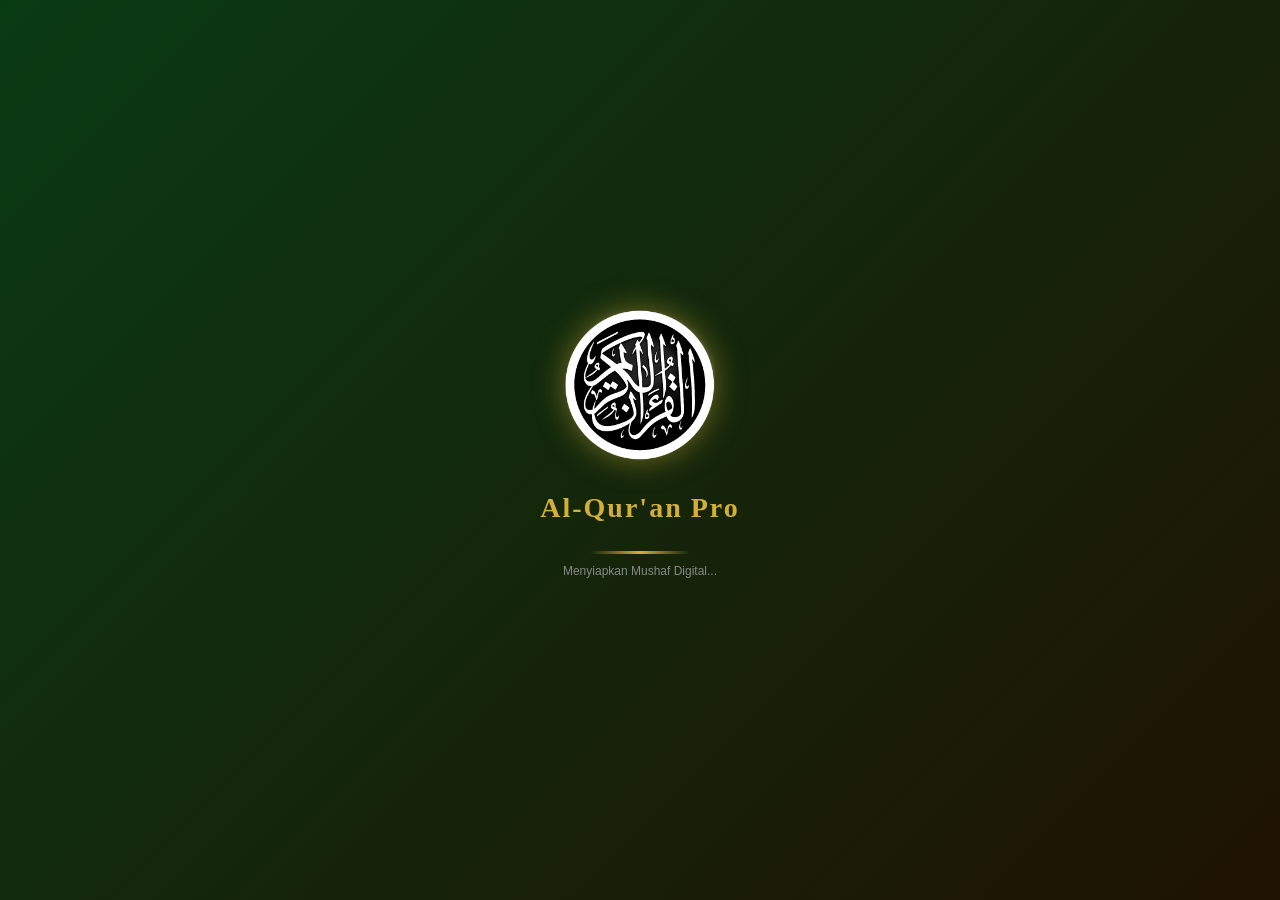
<file: index.html>
<!DOCTYPE html>
<html lang="id">
<head>
    <meta charset="UTF-8">
    <meta name="viewport" content="width=device-width, initial-scale=1.0">
    <title>Al-Qur'an Pro - Home</title>
     <script>
    // SCRIPT ANTI-KEDIP (Mata Genit)
    (function() {
        const isDark = localStorage.getItem('userDark') === 'true';
        const tipe = localStorage.getItem('tipeMushaf') || 'mushaf-1';
        
        // Cek batasan Mushaf 2 & 3 (gak boleh dark mode)
        const bolehDark = isDark && tipe !== 'mushaf-2' && tipe !== 'mushaf-3';

        if (bolehDark) {
            document.documentElement.setAttribute('data-theme', 'dark');
            // 'color-scheme' ini sakti, bikin scrollbar & background bawaan lgsg item
            document.documentElement.style.colorScheme = 'dark';
            document.documentElement.style.backgroundColor = '#121212';
        } else {
            document.documentElement.setAttribute('data-theme', 'light');
            document.documentElement.style.colorScheme = 'light';
            document.documentElement.style.backgroundColor = '#ffffff';
        }
    })();
</script>
    <link rel="stylesheet" href="css/style.css"> 
<style>
    @keyframes pulse {
        0% { transform: scale(1); opacity: 0.8; }
        50% { transform: scale(1.05); opacity: 1; }
        100% { transform: scale(1); opacity: 0.8; }
    }
    /* Sembunyikan scrollbar saat splash muncul */
    body.loading { overflow: hidden; }
</style>
  </head>
   <body class="mushaf-1">
<div id="splash-screen" style="position: fixed; top: 0; left: 0; width: 100%; height: 100vh; background: linear-gradient(135deg, var(--primary), var(--primary-dark));   display: flex; flex-direction: column; align-items: center; justify-content: center; z-index: 10000; transition: opacity 0.8s ease, visibility 0.8s;">
    <div class="logo-container" style="text-align: center;">
        <img src="img/icon-quran.png" alt="Logo" style="width: 150px; height: 150px; filter: drop-shadow(0 0 15px rgba(212, 175, 55, 0.5)); animation: pulse 2s infinite ease-in-out;">
        <h1 style="color: #d4af37; font-family: 'Amiri', serif; margin-top: 20px; font-size: 28px; letter-spacing: 2px;">Al-Qur'an Pro</h1>
        <div style="width: 100px; height: 3px; background: linear-gradient(90deg, transparent, #d4af37, transparent); margin: 10px auto;"></div>
        <p style="color: #888; font-size: 12px; margin-top: 10px;">Menyiapkan Mushaf Digital...</p>
    </div>
</div>

<script>
    // Jalankan saat semua elemen selesai dimuat
    window.addEventListener('load', function() {
        const splash = document.getElementById('splash-screen');
        
        // Kasih jeda dikit biar user sempat lihat logo kerennya (misal 2 detik)
        setTimeout(() => {
            splash.style.opacity = '0';
            splash.style.visibility = 'hidden';
            document.body.classList.remove('loading');
            
            // Trigger animasi geser app-container yang sudah ada
            const app = document.getElementById('app-container');
            if(app) {
                app.style.transform = "translateX(0)";
            }
        }, 3500); 
    });
</script>
<script type="text/javascript">
// Redirect to a new page after 3 seconds (3000 milliseconds)
setTimeout(function() {
    location.replace("home.html");
}, 3500);
</script></body>

</body>
</html>
</file>
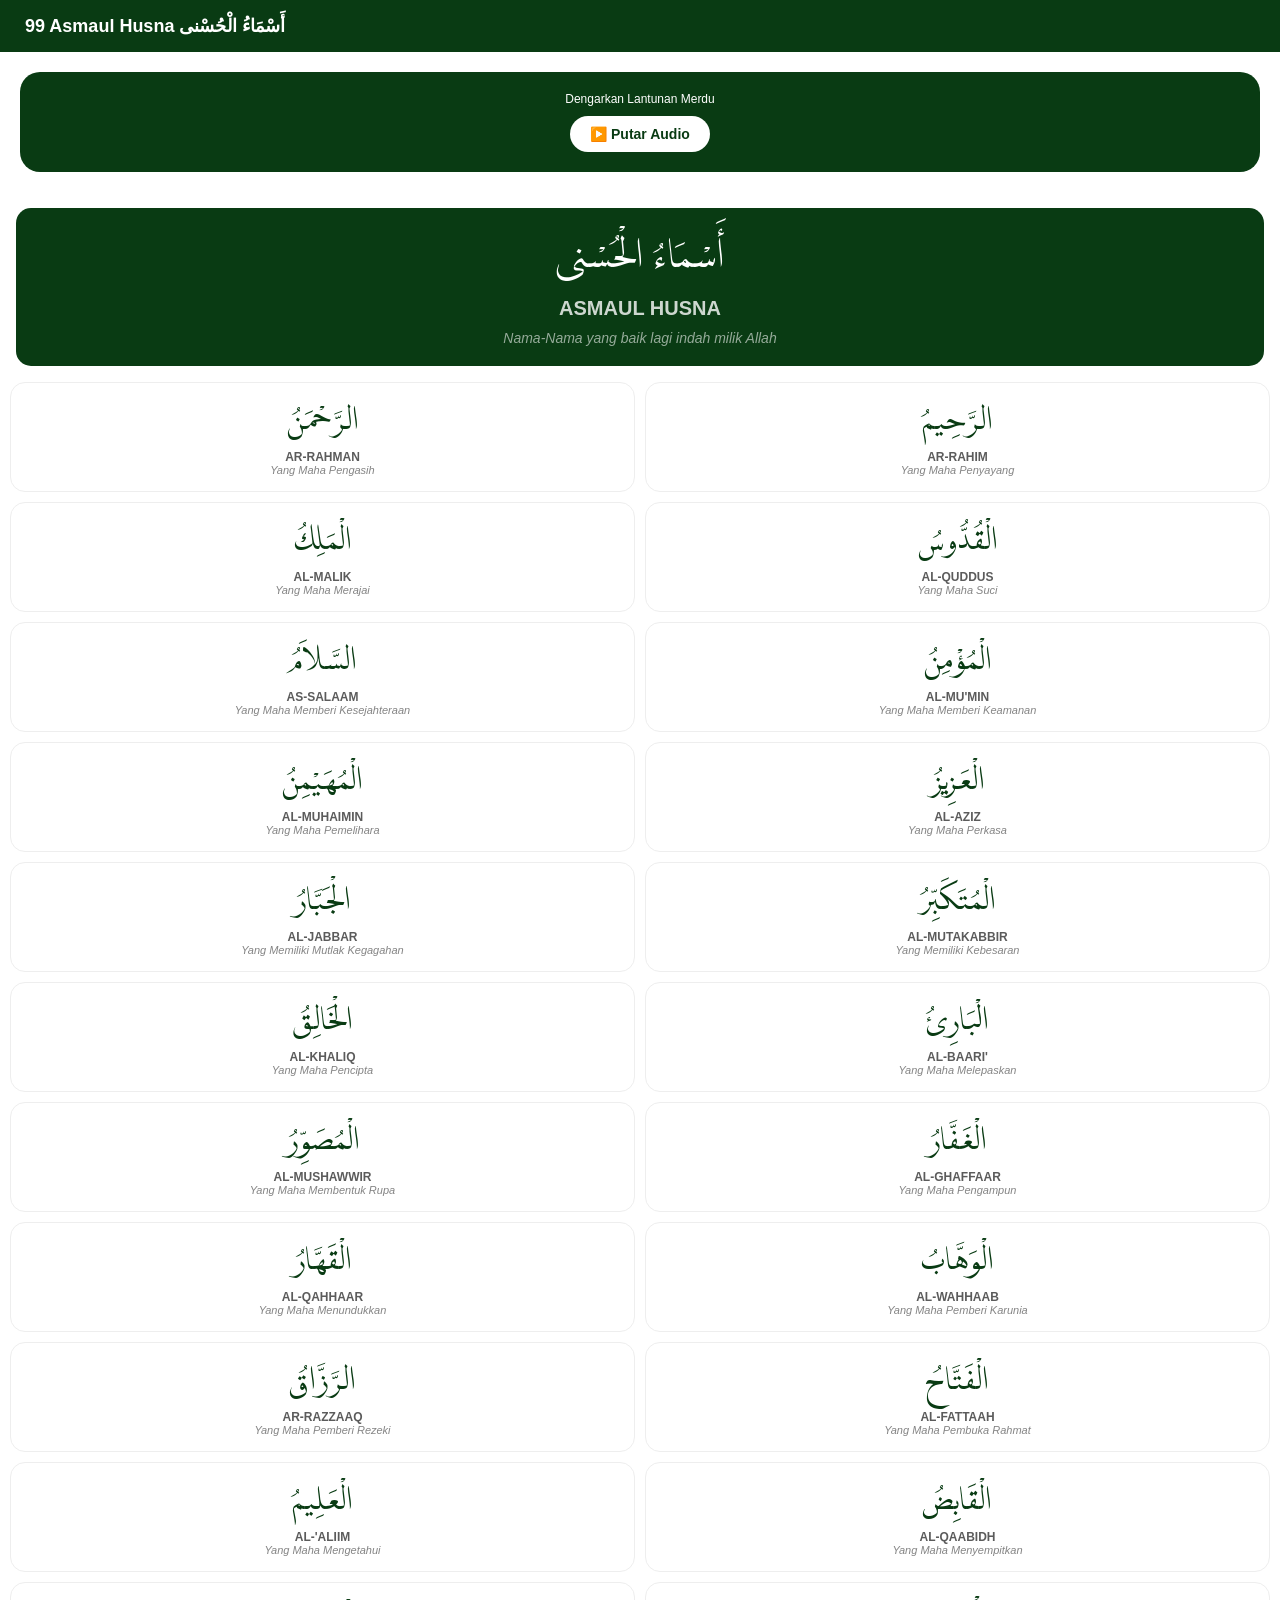
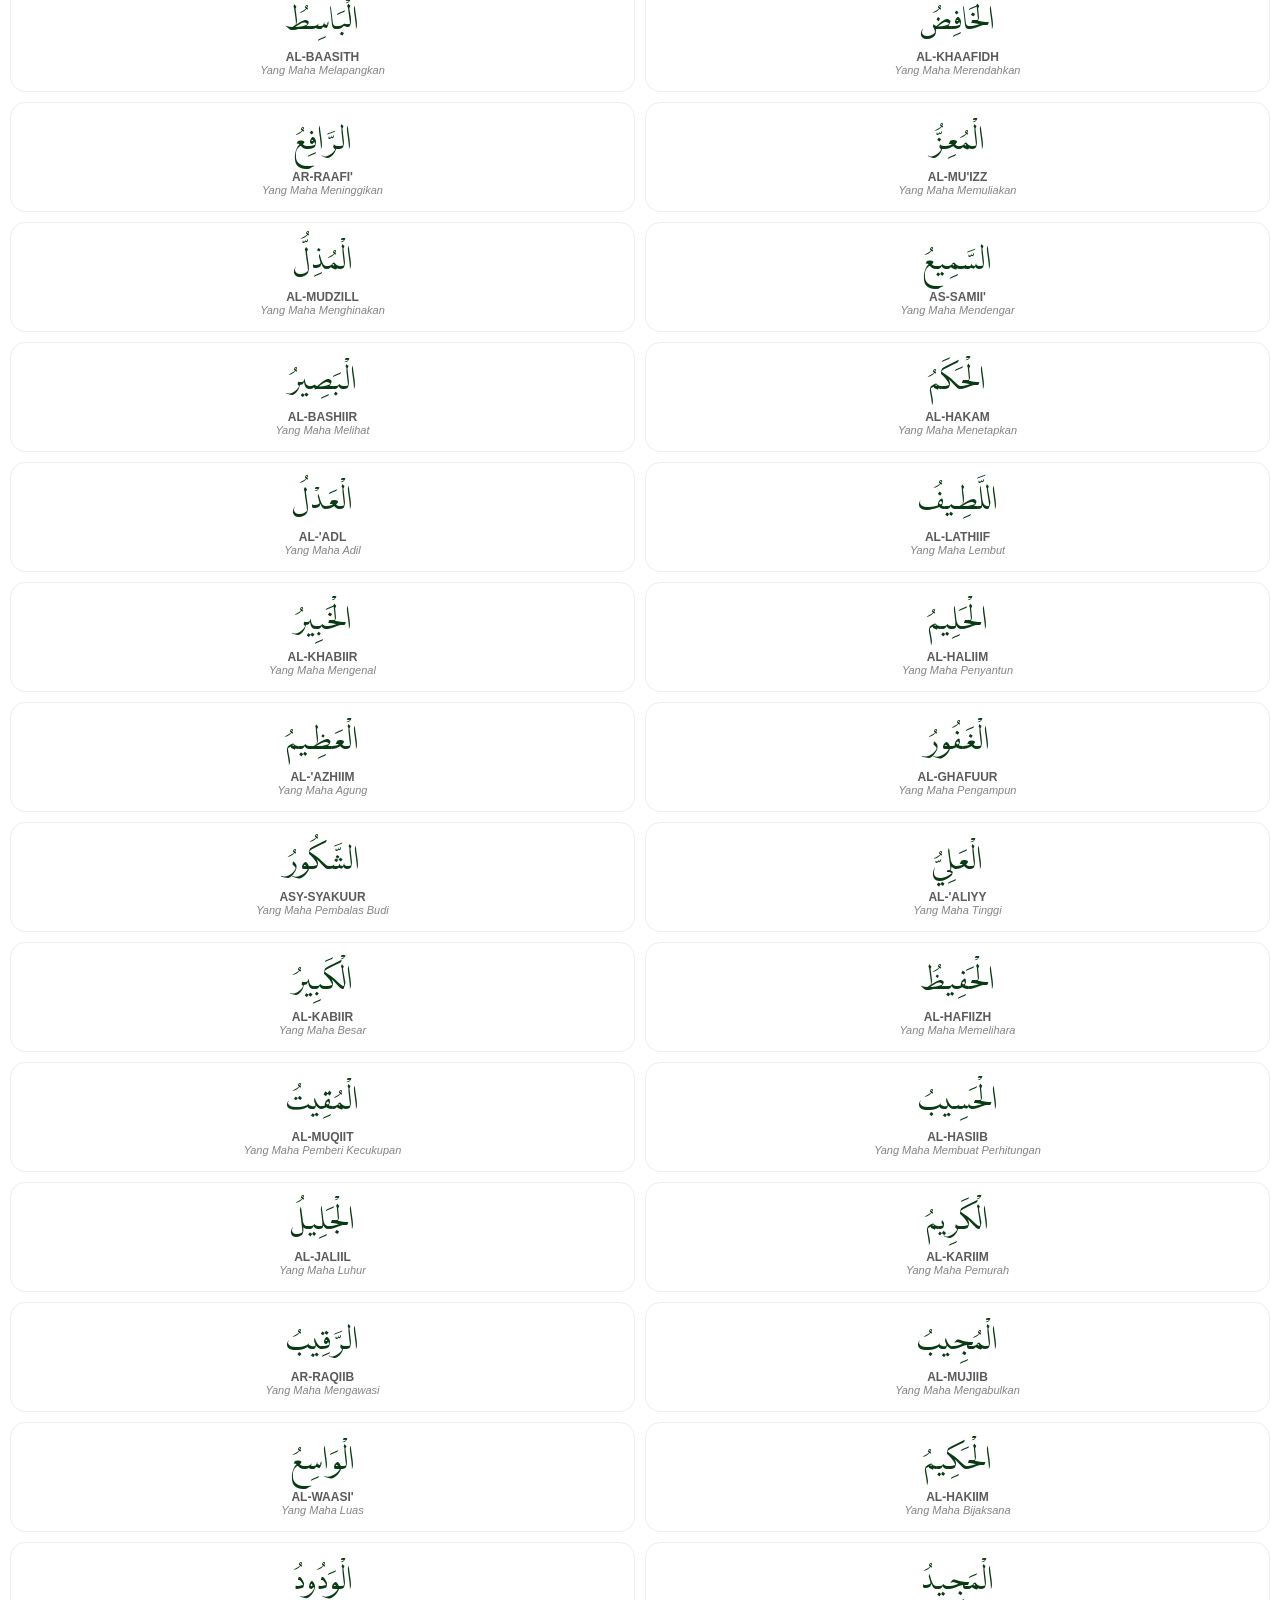
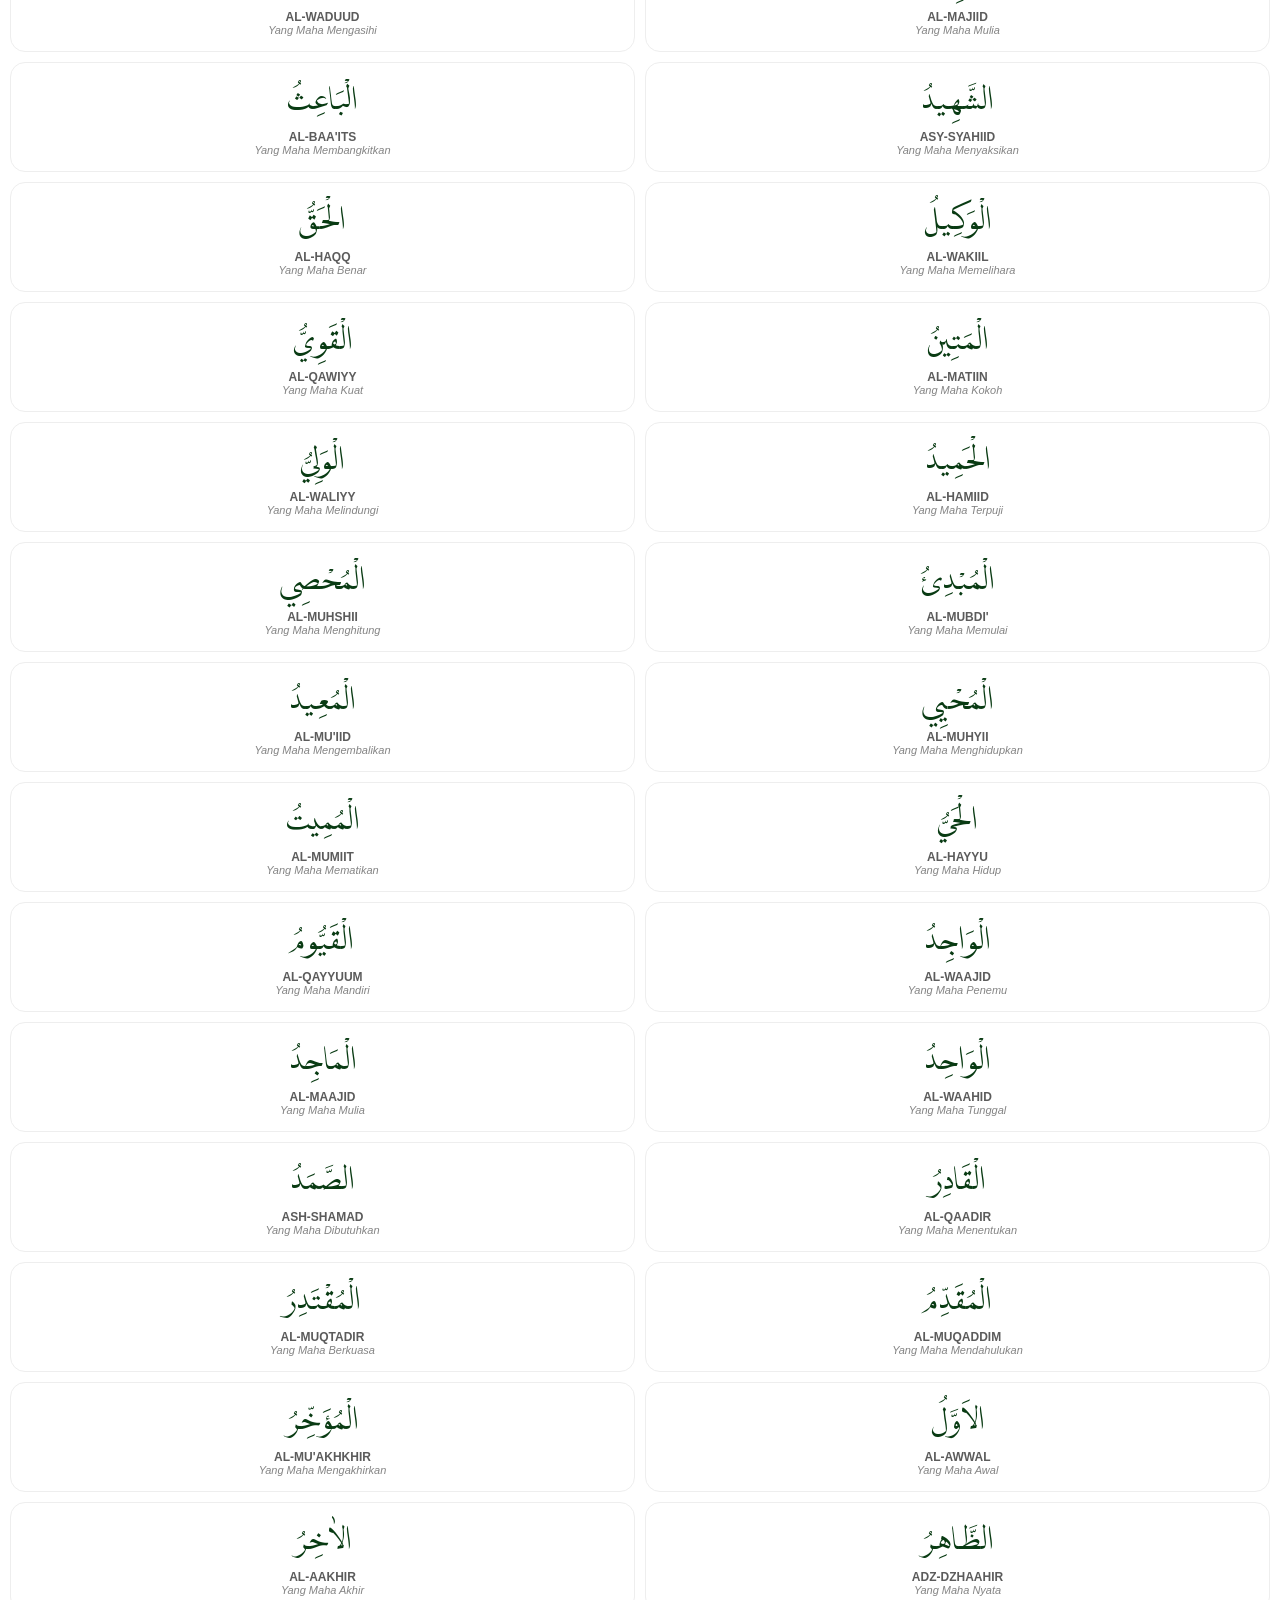
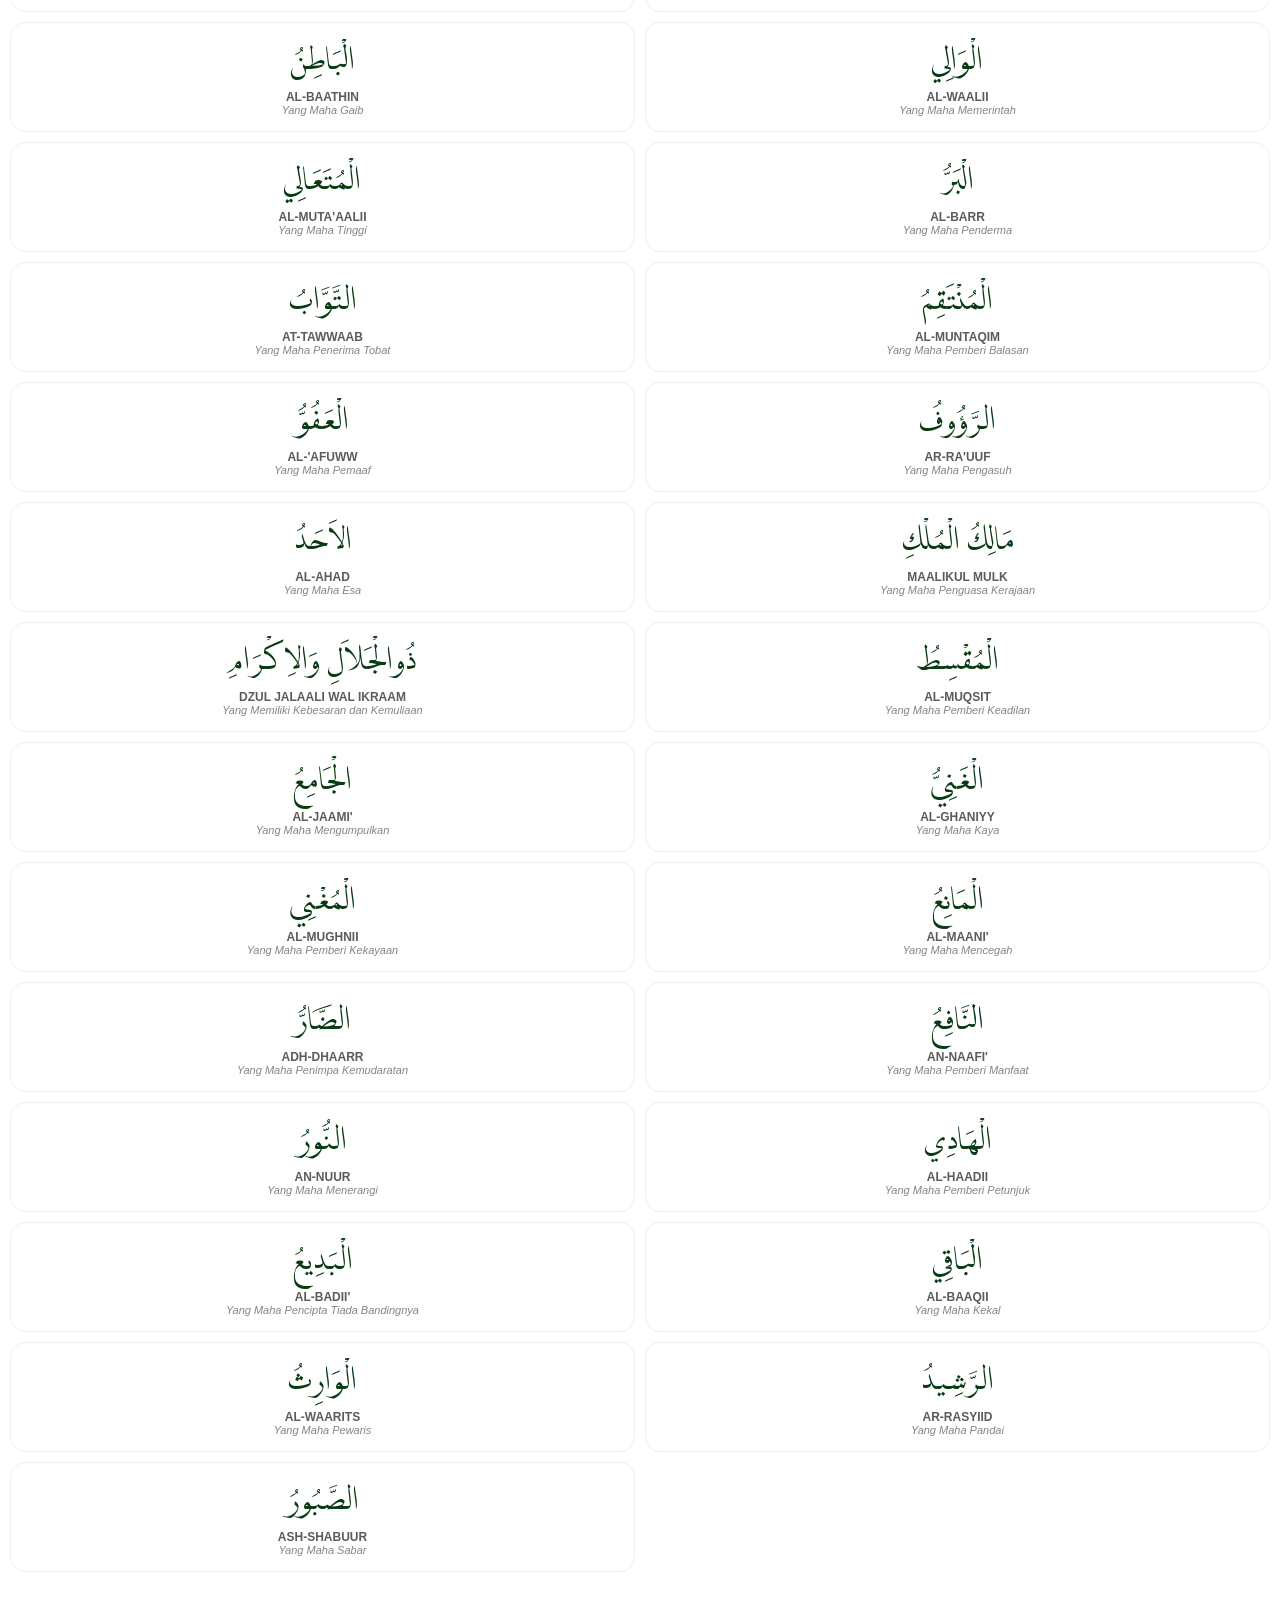
<file: asmaul-husna.html>
<!DOCTYPE html>
<html lang="id">
<head>
    <meta charset="UTF-8">
    <meta name="viewport" content="width=device-width, initial-scale=1.0">
    <title>Asmaul Husna - Al-Qur'an Pro</title>
    <script>
    // SCRIPT ANTI-KEDIP (Mata Genit)
    (function() {
        const isDark = localStorage.getItem('userDark') === 'true';
        const tipe = localStorage.getItem('tipeMushaf') || 'mushaf-1';
        
        // Cek batasan Mushaf 2 & 3 (gak boleh dark mode)
        const bolehDark = isDark && tipe !== 'mushaf-2' && tipe !== 'mushaf-3';

        if (bolehDark) {
            document.documentElement.setAttribute('data-theme', 'dark');
            // 'color-scheme' ini sakti, bikin scrollbar & background bawaan lgsg item
            document.documentElement.style.colorScheme = 'dark';
            document.documentElement.style.backgroundColor = '#121212';
        } else {
            document.documentElement.setAttribute('data-theme', 'light');
            document.documentElement.style.colorScheme = 'light';
            document.documentElement.style.backgroundColor = '#ffffff';
        }
    })();
</script>
    <link rel="stylesheet" href="css/style.css">
    <style>
    body {
    animation: fadeIn 1s ease-out;
}

@keyframes fadeIn {
    from { opacity: 0; transform: translateY(5px); }
    to { opacity: 1; transform: translateY(0); }
}
        .audio-player {
            background: var(--primary); color: white;
            padding: 20px; border-radius: 20px; text-align: center;
            margin: 20px; position: sticky; top: 70px; z-index: 10; font-size:12px;
        }
        .list-asma { padding: 10px; display: grid; grid-template-columns: 1fr 1fr; gap: 10px; }
        .asma-card {
            background: var(--card-bg); border: 1px solid var(--border);
            padding: 15px; border-radius: 15px; text-align: center;
        }
        .asma-arab { font-family: 'LPMQ', serif; font-size: 28px; color: var(--primary); margin-bottom: 5px; }
        .asma-indo { font-size: 12px; opacity: 0.8; font-weight: bold; text-transform: uppercase; }
        .asma-arti { font-size: 11px; opacity: 0.6; font-style: italic; }
        
        .play-btn {
            background: white; color: var(--primary); border: none;
            padding: 10px 20px; border-radius: 50px; font-weight: bold;
            cursor: pointer; margin-top: 10px; font-size:14px;
        }
  .asma-card {
    transition: all 0.3s ease; /* Biar pas ganti warna gak kaget */
}
    </style>
</head>
<body>
   
   <div id="app-container">
<div class="header-nav" style="background:var(--primary); color:white; padding: 15px 25px; display:flex; align-items:center; position:sticky; top:0; z-index:100;">
   
    <h2 style="margin:0; font-size:18px;">99 Asmaul Husna أَسْمَاءُ الْحُسْنى</h2>
</div>

<div class="audio-player">
    <div id="status-play">Dengarkan Lantunan Merdu</div>
    <audio id="audioHusna" src="https://alquran-pro.pages.dev/audio/asmaul-husna.mp3"></audio>
    <button class="play-btn" id="btnPlay" onclick="toggleAudio()">▶️ Putar Audio</button>
</div>

<div class="list-asma" id="container-asma">
    </div>

   </div>
   <script src="js/script.js"></script>
   <script src="data/asmaul-husna.js"></script>
   <script>
    // Inisialisasi variabel global agar bisa dibaca semua fungsi
    const audio = document.getElementById('audioHusna');
    // Tambahkan ini biar 'btn' gak error
    const btn = document.getElementById('btnPlay');

    function renderAsma() {
    let html = '';
    asmaData.forEach((item, index) => {
        // Jika ini adalah elemen pertama (Header)
        if (index === 0 && item.judul_header) {
            html += `
                <div class="asma-card header-asma" id="asma-0" style="grid-column: 1 / -1; background: var(--primary); color: white; padding: 20px 15px; border:none; margin: 6px;">
        <div class="asma-arab" style="font-size: 35px; color: white !important;">${item.judul_header}</div>
        <div class="asma-indo" style="font-size: 20px; margin: 10px 0; color: white !important;">${item.sub_header}</div>
        <div class="asma-arti" style="color: rgba(255,255,255,0.95) !important; font-size: 14px;">${item.arti_header}</div>
                </div>`;
        } else if (item.ar) {
            // Ini kartu Asmaul Husna biasa
            html += `
                <div class="asma-card" id="asma-${index}">
                    <div class="asma-arab">${item.ar}</div>
                    <div class="asma-indo">${item.id}</div>
                    <div class="asma-arti">${item.arti_header || item.arti}</div>
                </div>`;
        }
    });
    document.getElementById('container-asma').innerHTML = html;
}

    // LOGIKA SYNC AUDIO
    audio.ontimeupdate = function() {
    const waktuSekarang = audio.currentTime; 
    
    asmaData.forEach((item, index) => {
        
        if (waktuSekarang >= item.waktu && waktuSekarang < item.waktu + 0.5) {
            // 1. Reset semua kartu ke gaya asal
            document.querySelectorAll('.asma-card').forEach((c, idx) => {
                if (idx === 0) {
                    // Gaya asli Header (Indeks 0)
                    c.style.background = "var(--primary)";
                    c.style.color = "white";
                    c.style.border = "none";
                    c.style.transform = "scale(1)";
                } else {
                    // Gaya asli Kartu Biasa
                    c.style.background = "var(--card-bg)";
                    c.style.color = "var(--text-color)";
                    c.style.border = "1px solid var(--border)";
                    c.style.transform = "scale(1)";
                }
            });
            
            // 2. Kasih efek spesial ke kartu yang lagi AKTIF
            const kartuAktif = document.getElementById(`asma-${index}`);
            if(kartuAktif) {
                if (index === 0) {
                    // Highlight buat Header: Bikin makin nyala/besar dikit
                    kartuAktif.style.background = "var(--accent)"; // Pakai warna aksen biar beda
                    kartuAktif.style.color = "white";
                    kartuAktif.style.transform = "scale(1.02)";
                    kartuAktif.style.boxShadow = "0 10px 20px rgba(0,0,0,0.2)";
                } else {
                    // Highlight buat Kartu Biasa
                    kartuAktif.style.border = "2px solid var(--primary)";
                    kartuAktif.style.background = "rgba(var(--primary-rgb), 0.1)";
                    kartuAktif.style.transform = "scale(1.05)";
                }

                // 3. Scroll otomatis
                kartuAktif.scrollIntoView({
                    behavior: 'smooth',
                    block: 'center'
                });
            }
        }
    });
};

    function toggleAudio() {
        // Pastikan variabel 'btn' dan 'audio' sudah ada
        const statusText = document.getElementById('status-play');
        
        if (audio.paused) {
            audio.play();
            btn.innerText = "⏸️ Pause Audio";
            statusText.innerText = "Sedang Melantunkan...";
        } else {
            audio.pause();
            btn.innerText = "▶️ Putar Audio";
            statusText.innerText = "Audio Berhenti";
        }
    }

    window.onload = () => {
        renderAsma();
        const isDark = localStorage.getItem('userDark') === 'true';
        if (isDark) document.body.classList.add('dark-mode');
    };
</script>
</body>
</html>
</file>
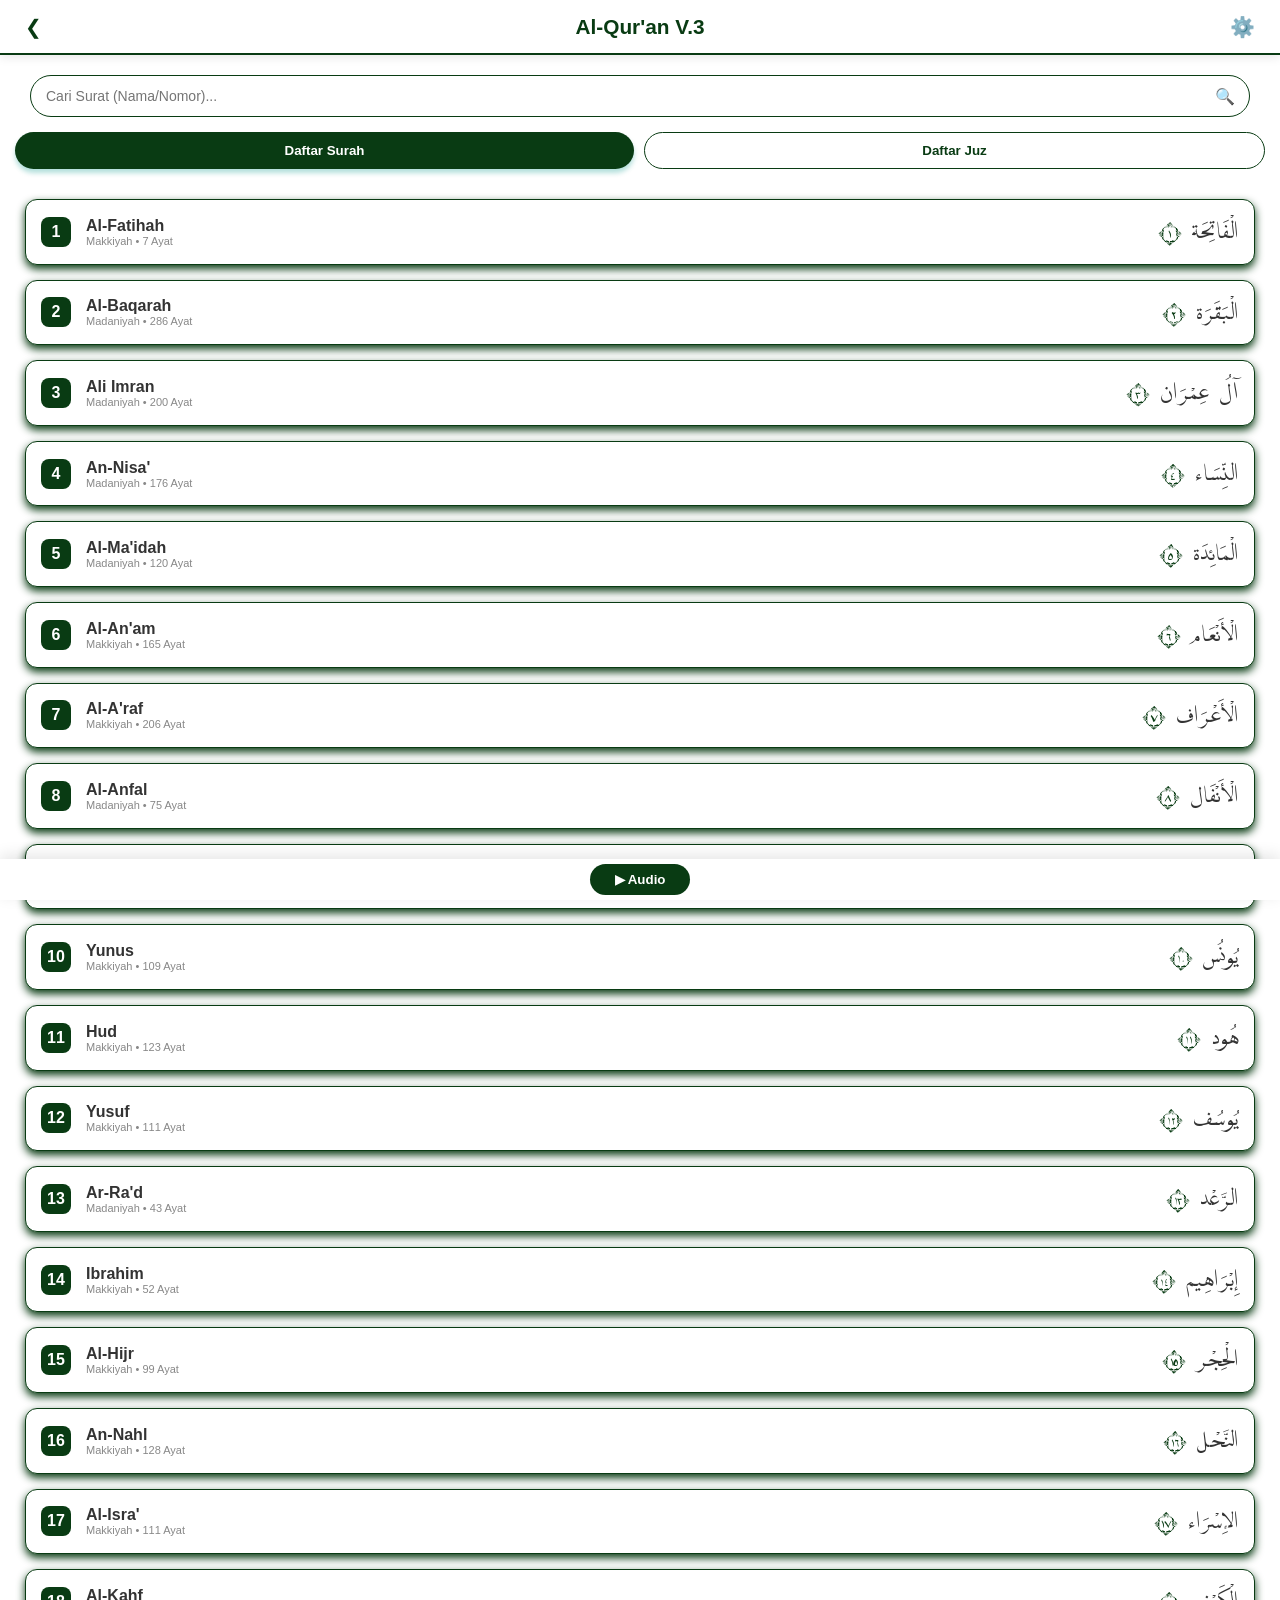
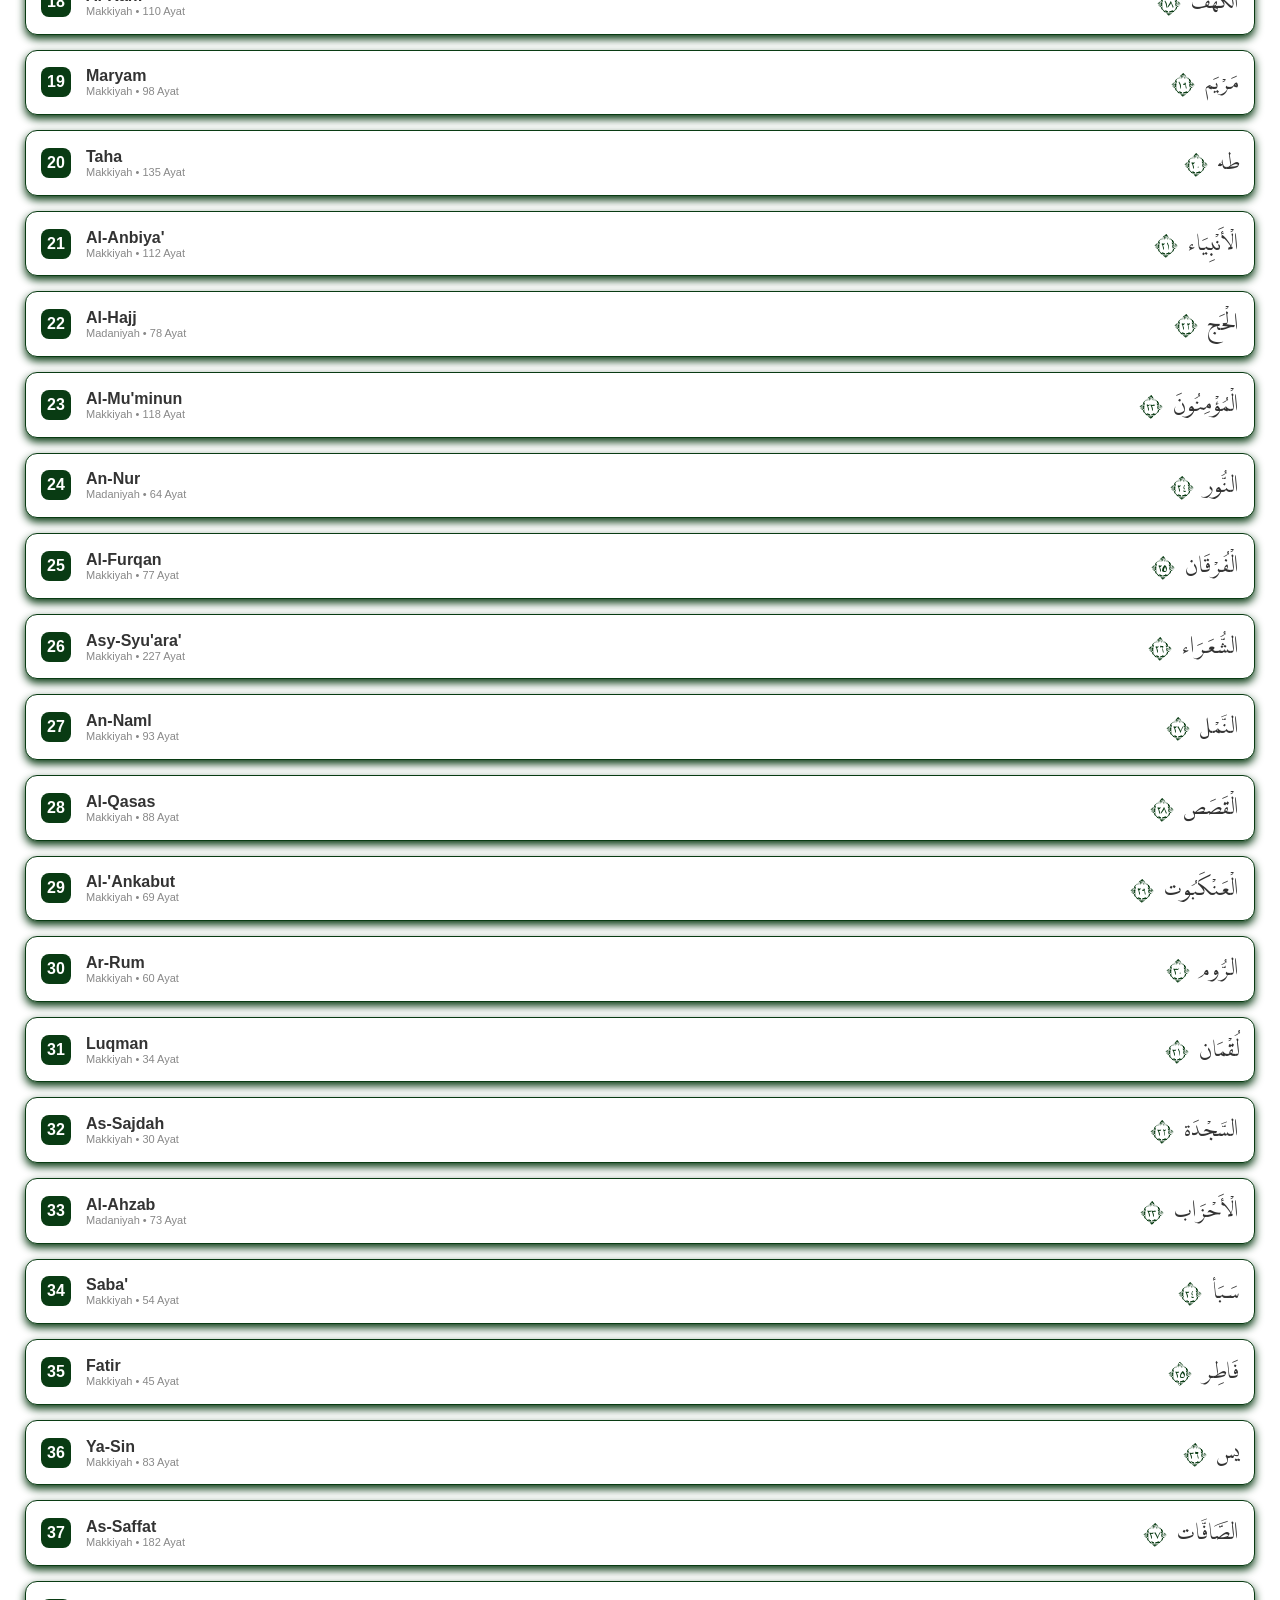
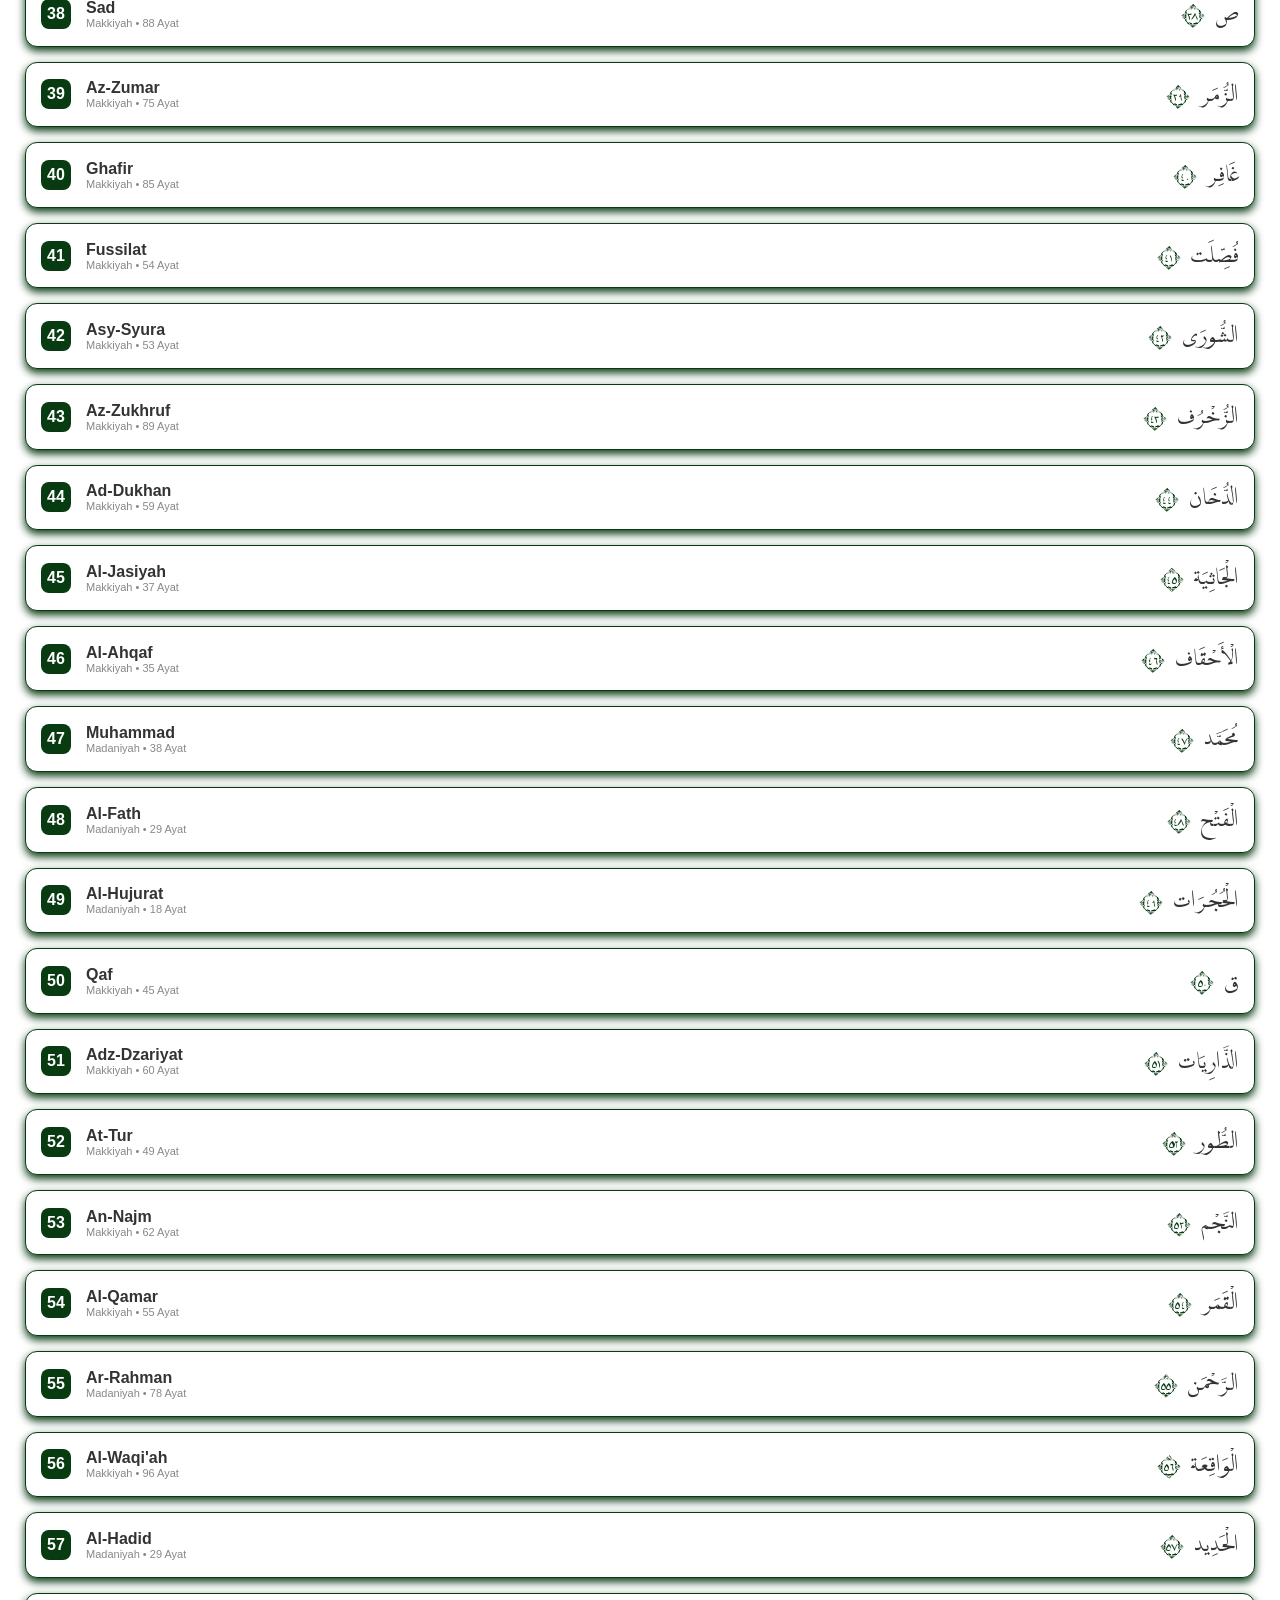
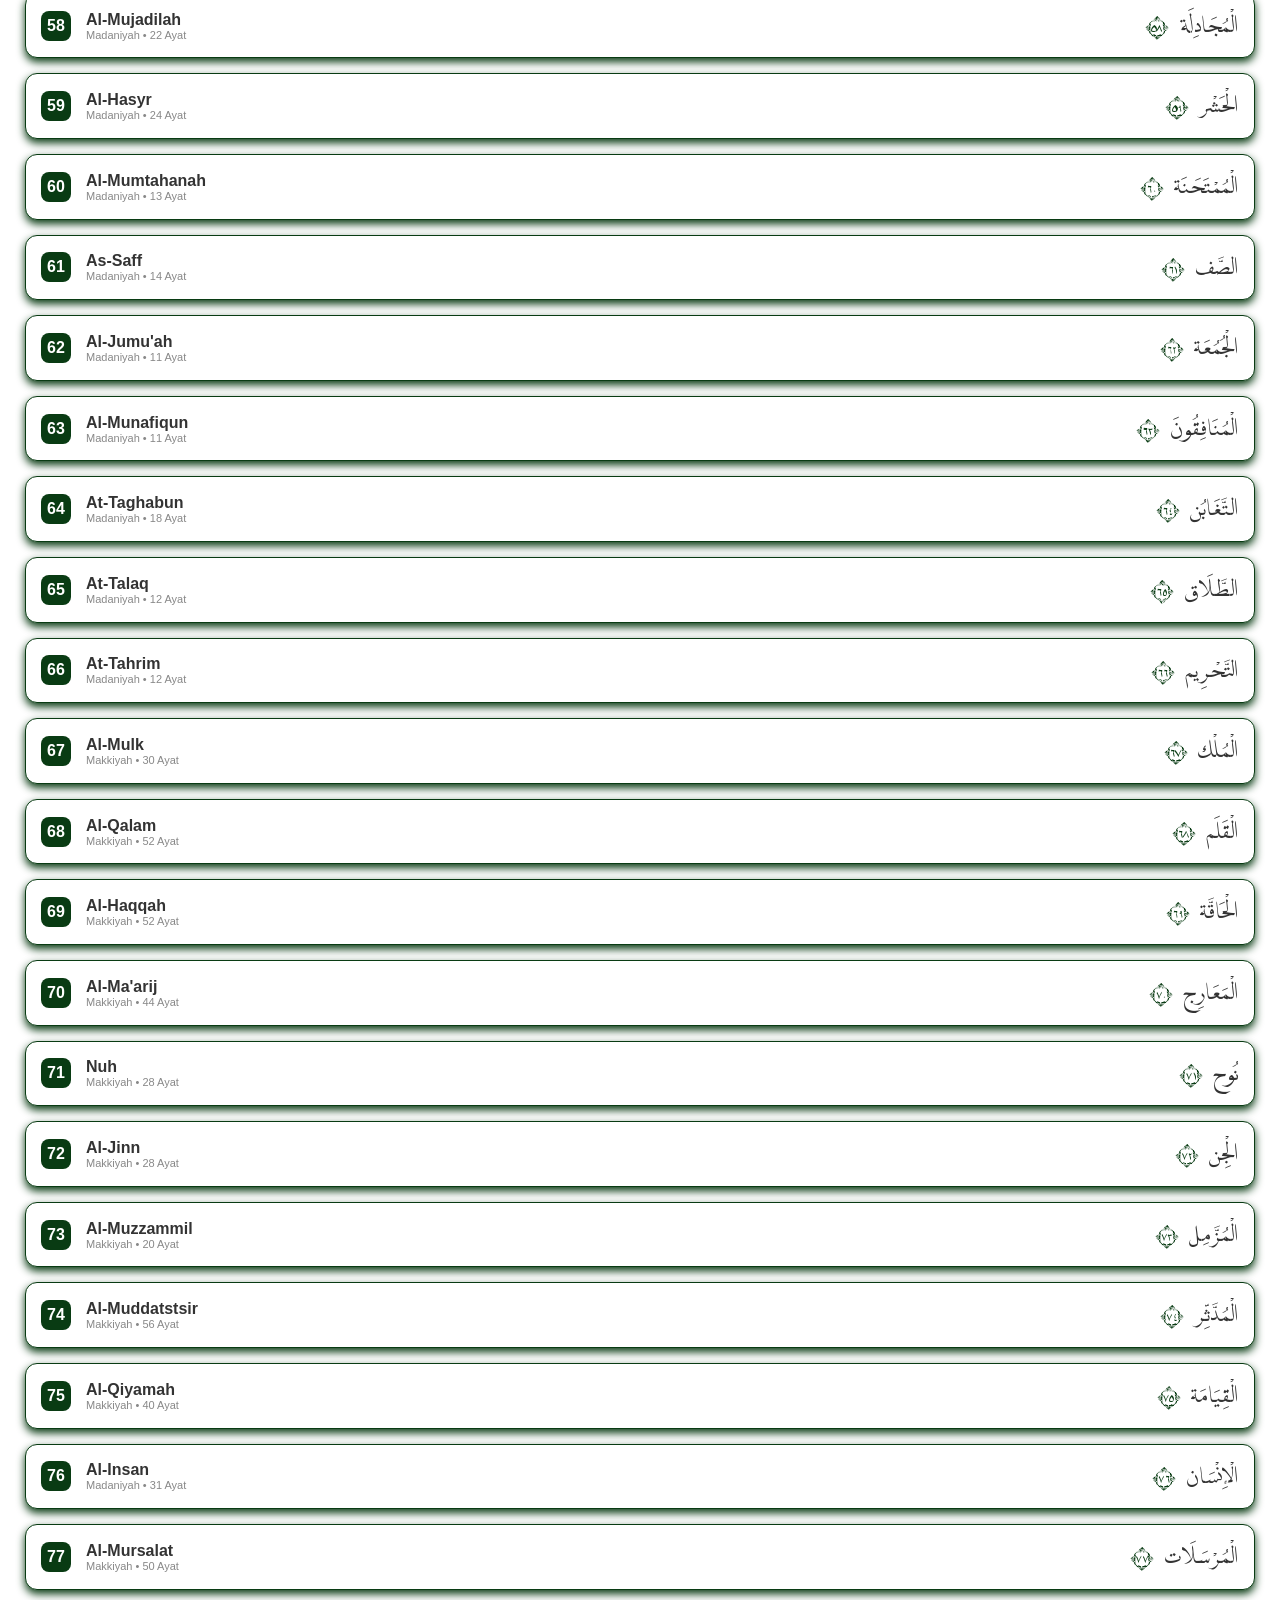
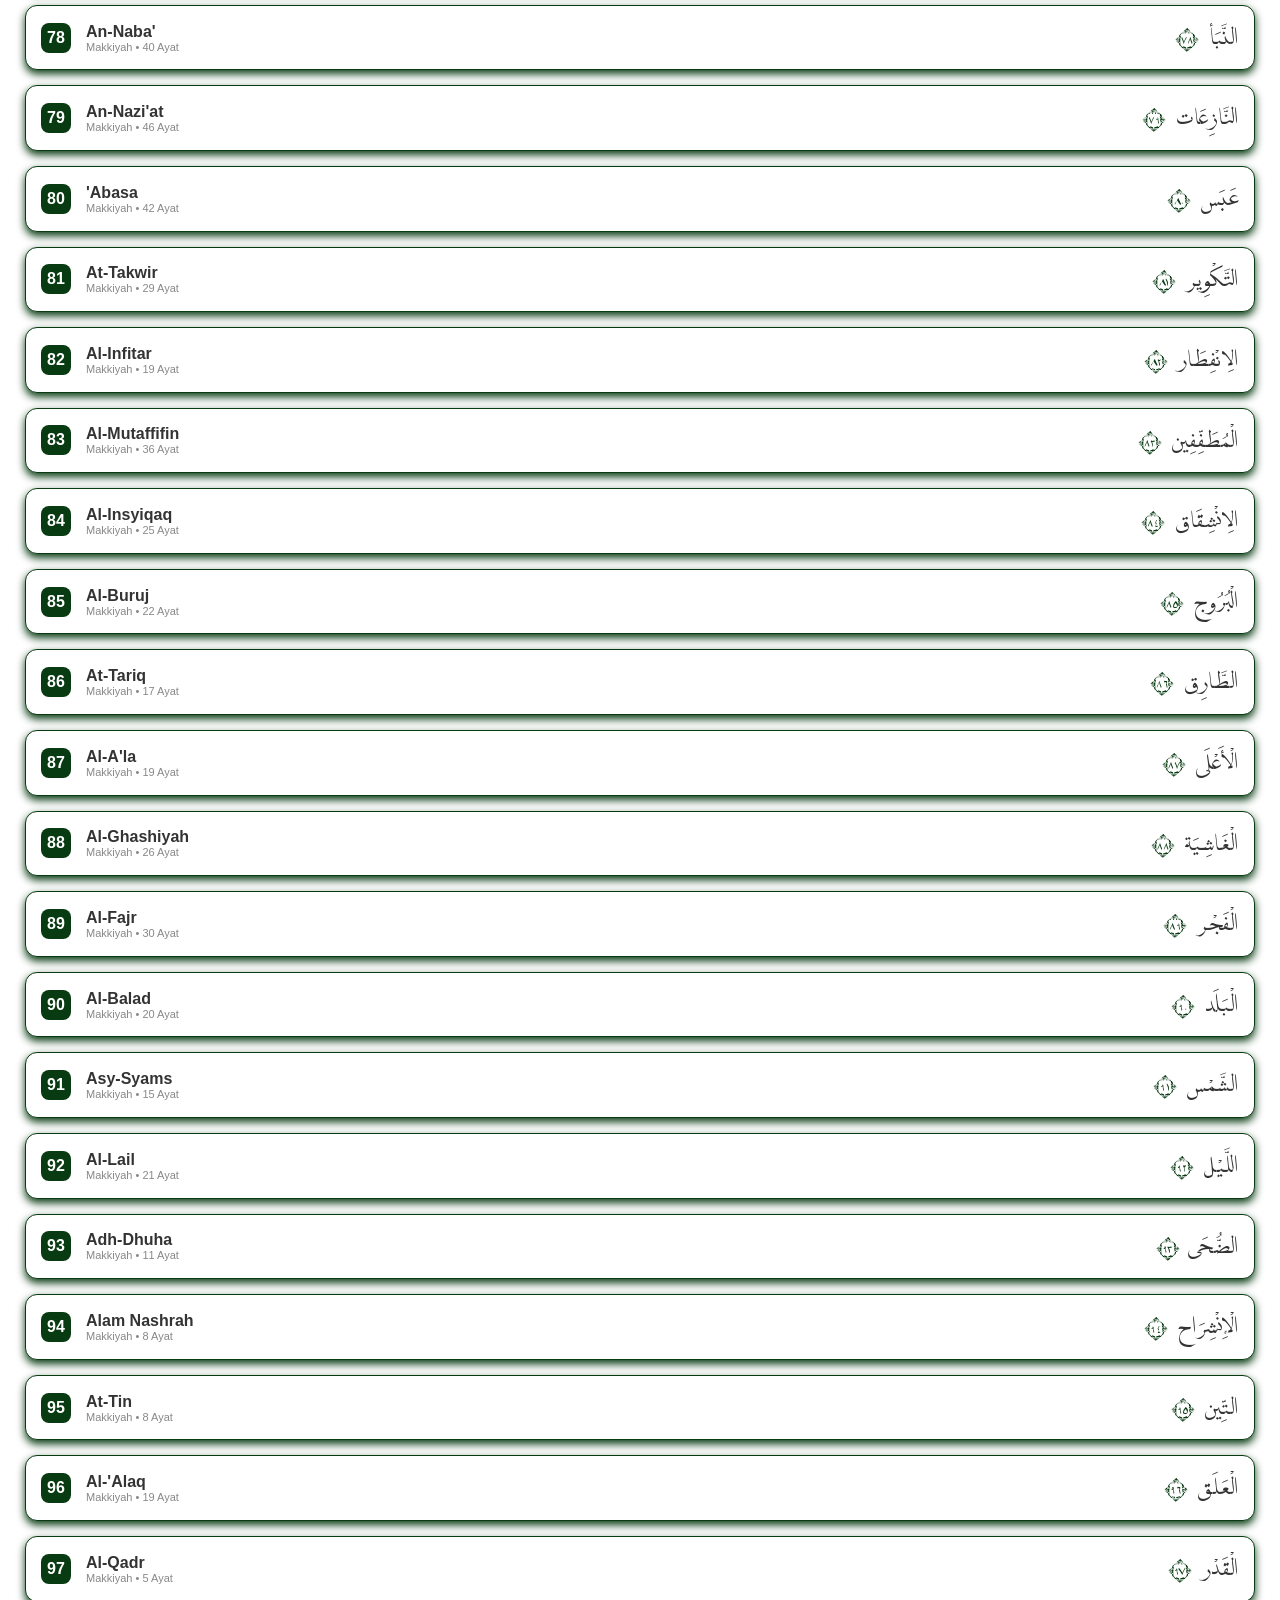
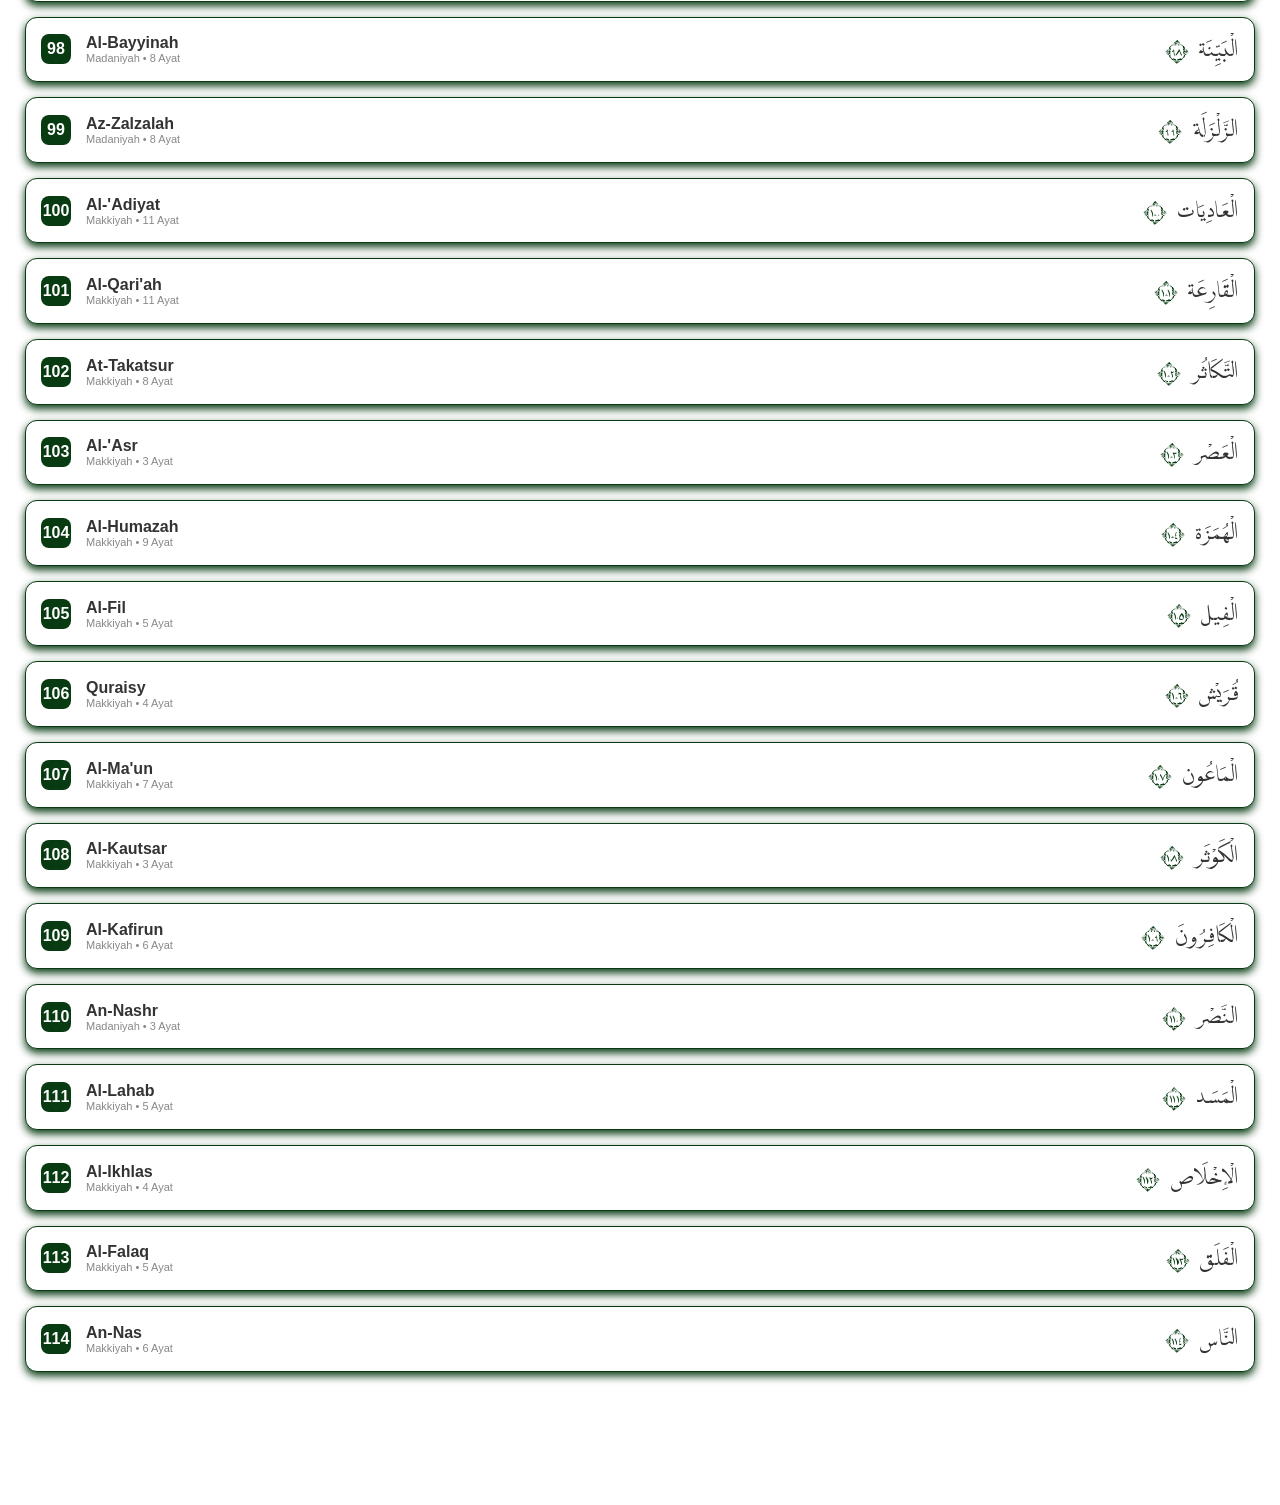
<file: baca.html>
<!DOCTYPE html>
<html lang="id">
<head>
    <meta charset="UTF-8">
    <meta name="viewport" content="width=device-width, initial-scale=1.0, maximum-scale=1.0, user-scalable=no">
    <title>Al-Qur'an Pro V.3</title>
    <script>
    // SCRIPT ANTI-KEDIP (Mata Genit)
    (function() {
        const isDark = localStorage.getItem('userDark') === 'true';
        const tipe = localStorage.getItem('tipeMushaf') || 'mushaf-1';
        
        // Cek batasan Mushaf 2 & 3 (gak boleh dark mode)
        const bolehDark = isDark && tipe !== 'mushaf-2' && tipe !== 'mushaf-3';

        if (bolehDark) {
            document.documentElement.setAttribute('data-theme', 'dark');
            // 'color-scheme' ini sakti, bikin scrollbar & background bawaan lgsg item
            document.documentElement.style.colorScheme = 'dark';
            document.documentElement.style.backgroundColor = '#121212';
        } else {
            document.documentElement.setAttribute('data-theme', 'light');
            document.documentElement.style.colorScheme = 'light';
            document.documentElement.style.backgroundColor = '#ffffff';
        }
    })();
</script>
    <link rel="stylesheet" href="css/style.css">
   <style>
    /* --- VARIABEL DASAR --- */
    :root { 
        --primary: #004d40; 
        --primary-dark: #00251a; 
        --bg: #ffffff; 
        --text: #333; 
        --card-bg: #f9f9f9; 
        --border: rgba(0,0,0,0.1); 
    }
    [data-theme="dark"] { 
        --bg: #121212; 
        --text: #e0e0e0; 
        --card-bg: #1e1e1e; 
        --primary: #4db6ac; 
        --primary-dark: #004d40; 
        --border: rgba(255,255,255,0.1); 
    }

    /* --- RESET TOTAL --- */
    html, body {
        margin: 0 !important;
        padding: 0 !important;
        width: 100% !important;
        overflow-x: hidden !important;
        background: var(--bg);
        color: var(--text);
        font-family: 'Segoe UI', Tahoma, Geneva, Verdana, sans-serif;
    }

    /* --- HEADER SULTAN (FIXED) --- */
    .header-pro, .header {
        position: fixed !important;
        top: 0; left: 0; right: 0;
        height: 55px;
        z-index: 99;
        background: var(--bg);
        border-bottom: 2px solid var(--primary);
        display: flex;
        align-items: center;
        justify-content: center;
        box-sizing: border-box;
        box-shadow: 0 2px 10px rgba(0,0,0,0.1);
        transition: transform 0.4s ease; /* Untuk Mode Fokus */
    }

    /* --- CONTAINER UTAMA --- */
    /* Pastikan Halaman Menu punya jarak dari atas karena Header-nya melayang (fixed) */
#halaman-menu {
    padding-top: 50px !important; /* Tinggi header 60px + jarak 10px */
}

/* Rapikan Search Box agar presisi */
.search-box {
    margin: 10px 15px 0px 15px; /* Atas, Kanan, Bawah, Kiri */
    position: relative; /* Penting agar icon kaca pembesar tidak lari */
    z-index: 10; /* Di bawah header tapi di atas list surat */
}

.search-box input {
    width: 100%;
    padding: 12px 45px 12px 15px; /* Ruang extra di kanan (45px) untuk icon 🔍 */
    border-radius: 25px;
    border: 1.5px solid var(--primary);
    background: var(--card-bg);
    color: var(--text);
    box-sizing: border-box; /* WAJIB agar padding tidak ngerusak lebar */
    outline: none;
    font-size: 14px;
}

/* Pastikan icon kaca pembesar pas di tengah input */
.search-box span {
    position: absolute;
    right: 30px;
    top: 50%;
    transform: translateY(-50%);
    pointer-events: none; /* Agar klik tembus ke input */
}
   #container-ayat {
        margin-top: 55px !important; /* Jarak agar tidak tertutup header */
        width: 100%;
        box-sizing: border-box;
        padding-bottom: 100px;
    }

    /* --- SEARCH BOX --- */
    .search-box {
        padding: 15px;
        background: var(--bg);
        
    }
    .search-box input {
        width: 100%; padding: 12px 15px; border-radius: 25px;
        border: 1.5px solid var(--primary); background: var(--card-bg);
        color: var(--text); box-sizing: border-box; outline: none;
    }

    /* --- AYAT CARD (FULL WIDTH) --- */
    .ayat-card {
        width: 100vw;
        max-width: 100%;
        margin: 0 !important;
        padding: 25px 20px;
        border-bottom: 1px solid var(--border);
        box-sizing: border-box;
        background: var(--bg);
        transition: background 0.3s;
    }
    .ayat-card.active {
        background-color: rgba(0, 77, 64, 0.05) !important;
    }
    [data-theme="dark"] .ayat-card.active {
        background-color: rgba(77, 182, 172, 0.1) !important;
    }

    /* --- TEKS ARAB --- */
    .teks-arab { 
        font-family: var(--font-arab, 'Qalam'), serif;
        text-align: right; 
        font-size: 32px; 
        line-height: 2.3; 
        direction: rtl; 
        word-spacing: 5px;
        margin-bottom: 15px;
        word-wrap: break-word;
    }
    .arabtext { 
        direction: rtl; 
        word-spacing: 5px;
        word-wrap: break-word;
         color: white;
    }
/* Kita buatkan class khusus font */
.font-qalam { font-family: 'Qalam', serif !important; }
.font-uthmani { font-family: 'Uthmani', serif !important; }
.font-lpmq { font-family: 'LPMQ', sans-serif !important; }

    /* --- NOMOR AYAT --- */
    .no-ayat {
        background: var(--primary); color: white; padding: 5px 12px;
        border-radius: 50px; font-size: 12px; font-weight: bold;
         display: inline-block;
    margin: 0;
     top: 0px; position: relative;
    }

    /* --- SWITCH MODE FOKUS --- */
    .switch {
        position: relative; display: inline-block; width: 45px; height: 22px;
    }
    .switch input { opacity: 0; width: 0; height: 0; }
    .slider {
        position: absolute; cursor: pointer; top: 0; left: 0; right: 0; bottom: 0;
        background-color: #ccc; transition: .4s; border-radius: 34px;
    }
    input:checked + .slider { background-color: var(--primary); }
    .slider:before {
        position: absolute; content: ""; height: 16px; width: 16px; left: 4px; bottom: 3px;
        background-color: white; transition: .4s; border-radius: 50%;
    }
    input:checked + .slider:before { transform: translateX(22px); }

   
    .footnote-box {
    font-size: 13px;
    margin-top: 8px;
    padding: 8px 12px;
    background: rgba(0, 77, 64, 0.03); /* Hijau sangat tipis */
    border-left: 1.5px solid var(--primary);
    color: #888;
    font-style: italic;
    line-height: 1.4;
    border-radius:  12px 12px ;
}
[data-theme="dark"] .footnote-box {
    background: rgba(255, 255, 255, 0.05);
    color: #888;
}
  /* Berikan warna pada angka footnote di dalam teks terjemahan */
.teks-translate sup {
    color: var(--primary);
    font-weight: bold;
    font-size: 0.8em;
    margin: 0 2px;
}
/* Mewarnai angka di terjemahan (yang sudah ada) */
.teks-translate sup, 
.teks-translate sup b {
    color: var(--primary);
    font-weight: bold;
    font-size: 0.85em;
    margin: 0 2px;
}

/* Mewarnai angka di dalam kotak footnote (Tafsir) */
.footnote-box b, 
.footnote-box i {
    color: var(--primary);
    font-style: normal; /* Biar tegak kalau Bossku mau */
    font-weight: bold;
}
  /* Mengecilkan judul bab di dalam terjemahan */
.teks-translate h2 {
    font-size: 15px !important; /* Ukuran pas buat judul bab */
    color: var(--primary);
    margin: 10px 0 5px 0;
    text-transform: uppercase;
    border-bottom: 1px solid var(--border);
    padding-bottom: 5px;
    line-height: 1.4;
}

.teks-translate h3 {
    font-size: 15px !important;
    color: var(--text);
    margin: 8px 0 4px 0;
    font-weight: bold;
    opacity: 0.8;
}
   /* Jurus Kunci Mati: Halaman yang ngumpet gak boleh punya tinggi */
#halaman-menu[style*="display: none"], 
#halaman-baca[style*="display: none"] {
    position: fixed; /* Keluar dari alur dokumen */
    top: 0;
    left: 0;
    width: 100%;
    height: 0 !important;
    overflow: hidden !important;
    visibility: hidden;
}

/* Pastikan halaman yang tampil bener-bener bersih scrollnya */
#halaman-menu, #halaman-baca {
    width: 100%;
    min-height: 100vh;
}
  /* Style Dasar Tombol Tab */
.tab-btn {
    flex: 1;
    padding: 10px;
    border-radius: 20px;
    cursor: none;
    font-weight: bold;
    transition: all 0.3s ease; /* Biar perpindahan warna halus */
    border: 1px solid var(--primary);
    background: transparent;
    color: var(--primary);
}

/* Warna saat Tab Aktif */
.tab-btn.active {
    background: var(--primary);
    color: white;
    border: none;
    box-shadow: 0 4px 5px rgba(0, 150, 136, 0.3); /* Efek bayangan dikit */
}
  .nomer-ayat {
   background: var(--primary); color: white; padding: 8px;
        border-radius: 50px; font-size: 18px; font-weight: bold;
         display: inline-block;
    margin: 0;
     top: 0px; position: relative;
     width:20px; height:20px;
   }
   .nomor-ayat-arab {
    font-family: 'Qalam', 'Uthmani', serif; 
    color: var(--primary); 
    font-size: 0.72em; 
    margin-right: 5px;
    vertical-align: middle;
}
  .container-share {
   display:flex; justify-content:space-between; align-items:center; margin-bottom:20px; padding-top: 5px;
}

/* Biar teks-arab otomatis ngikutin --text tema */
.teks-arab {
    color: var(--text);
}
   body.no-tajwid .teks-arab font {
    color: inherit !important; /* Paksa ikut warna teks utama */
}
  .surah-item { display:flex; justify-content:space-between; align-items:center; padding:15px; background:var(--card-bg); margin:15px; border-radius:12px; border: 0.2px solid var(--primary);
    box-shadow: 0 4px 8px var(--primary); cursor: none;
 }
  .surah-item:hover {
    -ms-transform: scale(1.03); /* IE 9 */
  -webkit-transform: scale(1.03); /* Safari 3-8 */
    transform: scale(1.03);
    border: 1.5px solid var(--primary);
    box-shadow: 0 5px 10px var(--primary);
}
   .surah-juz { padding:15px; background:var(--card-bg); border-radius:15px; border: 0.5px solid var(--primary); margin:1px;
    box-shadow: 0 8px 15px var(--border); text-align:center; cursor: none;
 }
   .surah-juz:hover {
    -ms-transform: scale(1.05); /* IE 9 */
  -webkit-transform: scale(1.05); /* Safari 3-8 */
    transform: scale(1.05);
    border: 2px solid var(--primary);
    box-shadow: 0 8px 15px var(--primary);
}
</style>
</head>
<body class="mushaf-1">

   <div id="modalReset" class="modal-custom">
    <div class="modal-content">
        <div style="font-size: 50px; margin-bottom: 15px;">⚠️</div>
        <h3 style="margin: 0; color: #333;">Reset Pengaturan?</h3>
        <p style="color: #666; font-size: 14px; line-height: 1.5; margin: 15px 0;">
            Semua bookmark, riwayat baca, dan pengaturan font akan dihapus kembali ke pengaturan awal.
        </p>
        <div style="display: flex; gap: 10px; margin-top: 20px;">
            <button onclick="tutupModalReset()" style="flex:1; padding: 12px; border: none; border-radius: 10px; background: #eee; color: #333; font-weight: bold; cursor: pointer;">Batal</button>
            <button onclick="eksekusiReset()" style="flex:1; padding: 12px; border: none; border-radius: 10px; background: #e74c3c; color: white; font-weight: bold; cursor: pointer;">Ya, Reset!</button>
        </div>
    </div>
</div>

    <div id="overlay" class="overlay" onclick="toggleMenu()"></div>
<div id="settingsPanel" class="settings-panel">
    <h2 style="color: var(--primary);">Pengaturan</h2>
     <hr style="border:0; border-top:1px solid #ddd; margin-bottom:10px;">

   <div class="settings-item">
    <label for="modeMushaf">Mode Baca (Arab Saja)</label>
    <input type="checkbox" id="modeMushaf" onchange="toggleModeMushaf(this.checked)" style="cursor: pointer;">
</div>

   <div class="settings-item">
    <label for="tajwidWarna">Tajwid Warna</label>
    <input type="checkbox" id="tajwidWarna" onchange="toggleTajwid(this.checked)">
</div>

    <div class="settings-item" style="display:flex; justify-content:space-between; align-items:center; margin-bottom:15px; display:none;">
        <span>Mode Fokus (Mushaf)</span>
        <label class="switch">
            <input type="checkbox" id="mode-fokus" onchange="simpanPengaturan()">
            <span class="slider round"></span>
        </label>
    </div>

    <div class="settings-item">
    <label>Pilih Font Arab</label>
    <select id="pilihFontArab" onchange="gantiFontArab(this.value)">
        <option value="font-qalam">Qalam Majed (Tebal)</option>
        <option value="font-uthmani">Uthmanic (Madinah)</option>
    </select>
</div>


   <div class="settings-item">
        <label>Tipe Mushaf</label>
        <select id="pilihMushaf" onchange="gantiTipeMushaf(this.value)">
            <option value="mushaf-1">Standar</option>
            <option value="mushaf-4">Hafalan (Arab Saja)</option>
            <option value="mushaf-2">Madinah (Krem)</option>
            <option value="mushaf-3">Minimalis</option>
        </select>
    </div>

   <div class="settings-item">
        <label>Pilih Qari</label>
        <select id="pilihQari" onchange="gantiQari(this.value)">
            <option value="Alafasy">M. Rashid Alafasy</option>
            <option value="Abdurrahmaan_As-Sudais">As-Sudais</option>
            <option value="Muhammad_Jibreel">Muhammad_Jibreel</option>
            <option value="Abdul_Basit_Murattal">Abdul Basit</option>
        </select>
    </div>

    <div class="settings-item"><label>Mode Gelap</label><input type="checkbox" id="checkDark" onchange="toggleDarkMode(this.checked)"></div>
    
   <div class="settings-item">
        <span>Tampilkan Terjemah</span> 
        <input type="checkbox" id="show-translate" checked onchange="simpanPengaturan()">
    </div>
    
    <div class="settings-item">
        <span>Tafsir (Singkat)</span> 
        <input type="checkbox" id="show-footnote" checked onchange="simpanPengaturan()">
    </div>

   
     <div class="settings-item">
        <label>Ukuran Font</label>
        <div style="display:flex; align-items:center; gap:10px;">
            <button onclick="ubahFont(-2)" style="width:30px; height:30px; border-radius:50%; border:1px solid #ccc; cursor:pointer;">🔻</button>
            <b id="fontLabel" style="min-width:40px; text-align:center;">30px</b>
            <button onclick="ubahFont(2)" style="width:30px; height:30px; border-radius:50%; border:1px solid #ccc; cursor:pointer;">🔺</button>
        </div>
    </div>

     <div class="settings-item" style="flex-direction: column; align-items: flex-start; gap: 10px; display:none">
        <span>Ukuran Huruf Arab</span>
        <select id="font-size-arab" onchange="simpanPengaturan()" style="width: 100%; padding: 8px; border-radius: 8px; background: var(--bg); color: var(--text); border: 1px solid var(--primary);">
            <option value="28px">Kecil</option>
            <option value="36px" selected>Sedang</option>
            <option value="48px">Besar</option>
            <option value="60px">Jumbo</option>
        </select>
    </div>

    <hr style="border:0; border-top:1px solid #ddd; margin: 15px 0;">
    
    <div class="settings-item">
        <label style="color: #e74c3c;">Reset Pengaturan</label>
        <p style="font-size: 11px; color: #888; margin-top: 5px;">🗳</p>
        <button onclick="resetAplikasi()" style="padding: 6px; background: #ffece8; color: white; border: none; border-radius: 8px; border: 2px solid #e74c3c; font-weight: bold; cursor: pointer; margin-top: 0px;">
            🗑️
        </button>
    </div>

    <button onclick="toggleMenu()" style="width:100%; padding:12px; margin-top:20px; background:var(--primary); color:white; border:none; border-radius:10px; font-weight:bold;">Simpan & Tutup</button>
</div>

<div id="halaman-menu">
    <div class="header-pro">
        <a onclick="return noHistory(this);" href="index.html" style="position: absolute; left: 25px; text-decoration: none; color: var(--primary); font-size: 20px;">❮</a>
        <h1 style="margin: 0; font-size: 1.3rem; color: var(--primary);">Al-Qur'an V.3</h1>
        <div onclick="toggleMenu()" style="position: absolute; right: 25px; cursor: pointer; color: var(--primary); font-size: 20px;">⚙️</div>
    </div>

    <div class="search-box">
        <input type="text" id="inputCari" onkeyup="filterMenu()" placeholder="Cari Surat (Nama/Nomor)...">
        <span>🔍</span>
    </div>

    <div style="display: flex; gap: 10px; padding: 0 15px 15px 15px;">
    <button id="btnTabSurah" onclick="tampilkanDaftarMenu()" class="tab-btn active">Daftar Surah</button>
    <button id="btnTabJuz" onclick="renderDaftarJuz()" class="tab-btn">Daftar Juz</button>
</div>

    <div id="list-surat-container" style="padding: 0 10px 100px 10px;">
        </div>
</div>

<div id="halaman-baca" style="display: none;">
    <div class="header-pro">
        <div onclick="tutupBacaan()" style="position: absolute; left: 25px; cursor: pointer; color: var(--primary); font-size: 20px;">❮</div>
        <h2 id="nama-surat-header" style="margin: 0; font-size: 1.1rem; font-family: 'Segoe UI';"></h2>
        <div onclick="toggleMenu()" style="position: absolute; right: 25px; cursor: pointer; color: var(--primary); font-size: 20px;">⚙️</div>
    </div>
    <div id="container-ayat"></div>
</div>

    <div id="toast" class="toast"></div>

<button id="btnBackToTop" onclick="keAtas()" title="Kembali ke atas">
    ↑
</button>
     <div class="player-bar">
    <button id="btnPlay" class="btn-action" onclick="handlePlayPause()">▶ Audio</button>
</div>   

   <script src="data2/juz.js"></script>
    <script src="data2/kamus.js"></script>
   <script src="js/script.js"></script>

   <script>
    // 1. Inisialisasi
window.addEventListener('load', () => {
    // Muat setelan dulu sebelum render apapun
    if (typeof muatPengaturan === "function") muatPengaturan();
    
    const params = new URLSearchParams(window.location.search);
    const no = params.get('no');

    if(no) {
        bukaSurat(no);
    } else {
        tampilkanDaftarMenu();
    }
    
    // Pastikan fungsi ini ada di bawah nanti ya Boss
    if (typeof initSwipe === "function") initSwipe();
});

// 2. Tampilkan Daftar Surat
function tampilkanDaftarMenu() {
    setTabAktif('surah');
    noSuratAktif = null;
    document.getElementById('halaman-menu').style.display = 'block';
    document.getElementById('halaman-baca').style.display = 'none';

document.getElementById('container-ayat').innerHTML = '';
    
    let html = '';
    
    // --- KARTU TERAKHIR BACA ---
    const lastRead = JSON.parse(localStorage.getItem('terakhirBaca'));
    if (lastRead) {
        html += `
        <div onclick="pilihSurat(${lastRead.noSurat})" style="background: var(--primary); color: white; padding: 20px; border-radius: 15px; margin-bottom: 20px; display: flex; justify-content: space-between; align-items: center; box-shadow: 0 4px 15px rgba(0,0,0,0.2); cursor:pointer;">
            <div>
                <div style="font-size: 12px; opacity: 0.8;margin-bottom: 5px;">Terakhir Baca/di putar:</div>
                <div style="font-size: 18px; font-weight: bold;">${lastRead.namaSurat} : Ayat ${lastRead.nomorAyat}</div>
                <div style="font-size: 11.5px; margin-top: 5px; opacity: 0.7;">📅 ${lastRead.waktu}</div>
            </div>
            <div style="font-size: 30px;">📖</div>
        </div>
        <div style="font-weight: bold; margin-bottom: 10px; color: var(--primary); padding-left:5px;">Daftar Surat</div>`;
    }

    // --- LOOPING DAFTAR SURAT ---
    for (let no in daftarSurah) {
        const s = daftarSurah[no];
        html += `
        <div class="surah-item" onclick="pilihSurat(${no})">
            <div style="display:flex; align-items:center; gap:15px;">
                <div style="width:30px; height:30px; background:var(--primary); color:white; display:flex; align-items:center; justify-content:center; border-radius:8px; font-weight:bold;">${no}</div>
                <div style="text-align:left;">
                    <div style="font-weight:bold; color:var(--text);">${s.nama}</div>
                    <div style="font-size:11px; color:#888;">${s.type} • ${s.ayat} Ayat</div>
                </div>
            </div>
            <div class="teks-arab" style="font-size:20px;line-height: 1.4;margin:0;">${s.arab || ''}        
           <span style="width:35px; height:35px; color: var(--primary); font-size:24px;display:inline; align-items:center; justify-content:center;margin:0;">${keAngkaArab(no)}</span> </div>
        </div>`;
    }
    
document.getElementById('list-surat-container').innerHTML = html;
}

   // Tab Menu
   function setTabAktif(tab) {
    // Ambil kedua tombol
    const btnSurah = document.getElementById('btnTabSurah');
    const btnJuz = document.getElementById('btnTabJuz');

    if (tab === 'surah') {
        btnSurah.classList.add('active');
        btnJuz.classList.remove('active');
    } else {
        btnJuz.classList.add('active');
        btnSurah.classList.remove('active');
    }
}

   // 3. Fungsi Buka Surat
   function pilihSurat(no) {
    bukaSurat(no);
    
}
   // 1. Tambahkan parameter mulaiAyat di baris paling atas
      function bukaSurat(no, mulaiAyat = 0) {
    noSuratAktif = no; 
    if (typeof surahSekarang !== 'undefined') surahSekarang = no; 
    
    // 1. RESET SCROLL TOTAL (Jurus Anti-Sungsang)
    window.scrollTo(0, 0); 
    document.body.scrollTop = 0; 
    document.documentElement.scrollTop = 0; // Tambahkan ini buat jaga-jaga di browser lain

    // 2. Clear hasil pencarian (Biar filternya nutup otomatis)
    const searchInput = document.getElementById('searchSurah');
    if (searchInput) {
        searchInput.value = ''; // Kosongkan kolom cari
        tampilkanDaftarMenu();   // Kembalikan ke daftar normal
    }

    // 3. Pindah Halaman
    document.getElementById('halaman-menu').style.display = 'none';
    document.getElementById('halaman-baca').style.display = 'block';
    document.getElementById('nama-surat-header').innerText = "Memuat...";

    const old = document.getElementById('loader-js'); 
    if(old) old.remove();

    const s = document.createElement('script');
    s.id = 'loader-js';
    s.src = `data2/${no}.js`;
    s.onload = () => { 
        if (typeof renderAyat === "function") {
            renderAyat(); 
            
            // --- LOGIKA LOMPAT JUZ (Jika dipanggil dari Menu Juz) ---
            if (mulaiAyat > 1) {
                setTimeout(() => {
                    const idx = mulaiAyat - 1; // Konversi nomor ayat ke index
                    const elJuz = document.getElementById(`card-${idx}`);

             if (elJuz) {
                        elJuz.scrollIntoView({ behavior: 'smooth', block: 'center' });
                        elJuz.classList.add('active');
                        // Opsional: Langsung putar audio? putarAudio(idx);
                    }

    const headerHeight = 85; // <-- Kurangi angka ini jika mau lebih dekat ke atas
    const offsetPosition = elJuz.getBoundingClientRect().top + window.pageYOffset - headerHeight;
    
    window.scrollTo({
        top: offsetPosition,
        behavior: 'smooth'
    });

                }, 500);
                return; // Berhenti di sini, jangan jalankan scroll bookmark
               elJuz.classList.add('active');
            }
 
            // --- 5. LOGIKA AUTO-SCROLL KE BOOKMARK (Bawaan Asli Masbrow) ---
            const lastRead = JSON.parse(localStorage.getItem('terakhirBaca'));
            if (lastRead && String(lastRead.noSurat) === String(no)) {
                setTimeout(() => {
                    const el = document.getElementById(`card-${lastRead.indexAyat}`);
                    if (el) {
                        el.scrollIntoView({ behavior: 'smooth', block: 'center' });
                        el.style.backgroundColor = 'var(--primary-light)'; 
                        setTimeout(() => { el.style.backgroundColor = 'transparent'; }, 2000);
                    }
                }, 600);
            }
        }
    };
    document.head.appendChild(s);
}

    // Juzz  ➕
    function renderDaftarJuz() {
    setTabAktif('juz');
    let html = '<div style="display: grid; grid-template-columns: repeat(2, 1fr); gap: 12px; padding: 15px 15px 100px 15px;">';
    
    for (let j in window.dataJuz) {
        const d = window.dataJuz[j];
        const namaAwal = daftarSurah[d.beginsurat].nama;

        // KUNCINYA DI SINI: bukaSurat(nomorSurat, nomorAyat)
        html += `
        <div onclick="bukaSurat(${d.beginsurat}, ${d.beginayat})" class="surah-juz">
            <div style="width: 30px; height: 30px; background: var(--primary); color: white; border-radius: 50%; display: flex; align-items: center; justify-content: center; margin: 0 auto 8px auto; font-size: 18px; font-weight: bold;">${keAngkaArab(j)}</div>
            <div style="font-weight:bold; color:var(--text); font-size: 14px;">Juz ${j}</div>
            <div style="font-size:11px; color:#888; margin-top:5px;">${namaAwal}</div>
            <div style="font-size:9px; color:var(--primary); font-weight:bold;">Mulai Ayat ${d.beginayat}</div>
        </div>`;
    }
    html += '</div>';
    document.getElementById('list-surat-container').innerHTML = html;
}

    function renderAyat() {
    const data = window.dataAlquran;
    if(!data) return;

    // 1. SINKRONISASI DATA AUDIO (WAJIB)
    // Mengubah objek ayat ke array agar bisa diputar berurutan
    dataAyatAktif = Object.keys(data.ayat).map(no => {
        return { nomorAyat: no, ...data.ayat[no] };
    });

    // 2. LOGIKA MODE FOKUS
    const isFocus = document.getElementById('mode-fokus')?.checked;
    const allHeaders = document.querySelectorAll('.header-pro, .header');
    const containerAyat = document.getElementById('container-ayat');

    allHeaders.forEach(h => {
        h.style.setProperty('display', isFocus ? 'none' : 'flex', 'important');
    });
    // Jika fokus, hilangkan margin atas agar teks mentok ke atas layar
    if(containerAyat) containerAyat.style.marginTop = isFocus ? "0px" : "65px";

    // 3. AMBIL SETELAN USER
    const info = daftarSurah[noSuratAktif] || {};
    document.getElementById('nama-surat-header').innerText = `${noSuratAktif}. ${info.nama}`;

    const isTrans = document.getElementById('show-translate').checked;
    const isFoot = document.getElementById('show-footnote').checked;
    const fSize = document.getElementById('font-size-arab').value;

    // 4. HEADER SURAT (HERO SECTION)
    let html = `
        <div style="text-align:center;   padding:20px 20px; color:white; background:linear-gradient(135deg, var(--primary), var(--primary-dark)); box-sizing:border-box;">
            <h2 style="margin:0;">${noSuratAktif}. ${info.nama} - <span class="${fontAktif}" style="font-size:24px; font-weight: 400;">${info.arab || ''}</span></h2>
            <p style="opacity:0.8; margin:5px 0;">${info.arti}</p>
            <div style="font-size:12px; margin-top:10px; font-weight:bold;">${info.type.toUpperCase()} • ${info.ayat} AYAT</div>
        </div>
            <div class="teks-arab ${fontAktif}" style="margin:5px; padding:0px 20px; font-size:${fontSizeArab}px; font-family: Qalam, serif; line-height:2.1; direction: rtl; cursor: none;">بِسْمِ اللّٰهِ الرَّحْمٰنِ الرَّحِيْمِ</div>
      
    `;

    // 5. LOOPING AYAT
let idx = 0; 
for (let n in data.ayat) {
    let txtIndo = '';
    const ayat = data.ayat[n];
    const nomorNya = n || ayat.nomor || (idx + 1); 
    const teksArabFinal = filterTajwid(ayat.arabic);
    
    ayat.translate.forEach(t => {
        // --- PROSES SAPU BERSIH (Sanitize) ---
        let bersih = t
            .replace(/<a href[^>]*>.*?<\/a>/g, '') // Buang link mati (#002anz)
            .replace(/<img[^>]*>/g, '')           // Buang gambar pecah (anz.gif)            
            .trim();

        if (t.includes('<footnote>')) {
            // --- BAGIAN TAFSIR/FOOTNOTE ---
            if (isFoot) {
                let isiFootnote = bersih.replace('<footnote>', '').replace('</footnote>', '');
                
                // TRIK SAKTI: Warnai angka [1], [2] dst di dalam Tafsir
                isiFootnote = isiFootnote.replace(/\[(\d+)\]/g, '<span style="color:var(--primary); font-style: normal; font-weight: bold; font-size: 0.85em;">[$1]</span>');
                
                // Masukkan ke txtIndo khusus kotak Tafsir
                txtIndo += `<div class="footnote-box"><b>Tafsir/Penjelasan : </b> ${isiFootnote}</div>`;
            }
        } else {
            // --- BAGIAN TERJEMAHAN UTAMA ---
            if (isTrans) {
                txtIndo += `<div style="margin-bottom: 5px;">${bersih}</div>`;
            }
        }
    });

    // --- RENDER KE HTML  ---
    html += `
    <div id="card-${idx}" class="ayat-card" style="border-bottom: 1px solid var(--border); padding: 5px 25px; box-sizing: border-box; background: var(--bg);">
        <div class="container-share">  
      <div class="no-ayat"  style="padding:0;">
                <span style="background:rgba(255,255,255,0.2); width:26px; height:26px; display:flex; align-items:center; justify-content:center; border-radius:50%; font-size:12px;">${n}</span>                    
          </div>               
            <div style="display: flex; gap: 25px; align-items:center;">
             <span onclick="simpanBookmark(${idx}, true)" style="cursor:pointer; font-size:14px; opacity:0.7; border: 0.5px solid var(--text); border-radius: 5px; padding: 4px 6px;">📌</span>
                <span onclick="copyAyat(${idx})" style="cursor:pointer; font-size:14px; opacity:0.7; border: 0.5px solid var(--text); border-radius: 5px; padding: 4px 6px;">📋</span>
                <span onclick="shareAyat(${idx})" style="cursor:pointer; font-size:14px; opacity:0.7;border: 0.5px solid var(--text); border-radius: 5px; padding: 4px 6px;">🔗</span>
            </div>
        </div>
     <div onclick="putarAudio(${idx});" class="teks-arab ${fontAktif}" style="font-size:${fontSizeArab}px; line-height:2.1; direction: rtl; cursor.: none; text-align: right;"> 
    ${teksArabFinal} <span class="nomor-ayat-arab">﴿${keAngkaArab(nomorNya)}﴾</span> 
</div>       
        <div class="teks-translate" style="text-align:left; margin-top:15px; font-size:15px; color:var(--text); display:${isTrans ? 'block' : 'none'}; opacity:0.9; line-height:1.7;">
            ${txtIndo}
        </div>
    </div> `;
    idx++;
}
     document.getElementById('container-ayat').innerHTML = html;
   terapkanModeMushaf();
}

   // ➕➕ Mode Baca Saja
   localStorage
let isMushaf = localStorage.getItem('modeMushaf') === 'true';

  function toggleModeMushaf(checked) {
    isMushaf = checked;
    localStorage.setItem('modeMushaf', checked);
    terapkanModeMushaf();
}

function terapkanModeMushaf() {
    // Cari semua yang bukan teks-arab (container-share dan teks-translate)
    const elemenSembunyi = document.querySelectorAll('.container-share, .teks-translate');
    
    elemenSembunyi.forEach(el => {
        if (isMushaf) {
            el.style.display = 'none';
        } else {
            // Balikin ke display aslinya (flex buat container-share, block buat teks-translate)
            el.style.display = el.classList.contains('container-share') ? 'flex' : 'block';
        }
    });
}
   document.addEventListener("DOMContentLoaded", function() {
    const savedMushaf = localStorage.getItem('modeMushaf') === 'true';
    const check = document.getElementById('modeMushaf');
    if (check) check.checked = savedMushaf;
    isMushaf = savedMushaf;
});

   
   // 5. TEMA & PENGATURAN
    function ubahTema() {
    const isDark = document.getElementById('dark-mode').checked;
    if (isDark) {
        document.documentElement.setAttribute('data-theme', 'dark');
        localStorage.setItem('theme', 'dark');
    } else {
        document.documentElement.removeAttribute('data-theme');
        localStorage.setItem('theme', 'light');
    }
}

   
    function muatPengaturan() {
    try {
        const saved = localStorage.getItem('setelanQuran');
        if (saved) {
            const setelan = JSON.parse(saved);
            document.getElementById('show-translate').checked = setelan.tampilTerjemahan;
            document.getElementById('show-footnote').checked = setelan.tampilFootnote;
            document.getElementById('font-size-arab').value = setelan.ukuranFont;
            if(document.getElementById('mode-fokus')) {
                document.getElementById('mode-fokus').checked = setelan.modeFokus || false;
            }
        }
    } catch (e) { console.log(e); }
}


    function simpanPengaturan() {
    const setelan = {
        
        tampilTerjemahan: document.getElementById('show-translate').checked,
        tampilFootnote: document.getElementById('show-footnote').checked,
        ukuranFont: document.getElementById('font-size-arab').value,
        modeFokus: document.getElementById('mode-fokus').checked // Simpan status fokus
    };

    localStorage.setItem('setelanQuran', JSON.stringify(setelan));
    renderAyat(); 
}
 
    // 6. GESTURE & NAVIGASI
    let xDown = null;

   function initSwipe() {
    document.addEventListener('touchstart', e => {
        xDown = e.touches[0].clientX;
    }, false);

    document.addEventListener('touchend', e => {
        if (!xDown || !noSuratAktif) return;

        let xUp = e.changedTouches[0].clientX;
        let xDiff = xDown - xUp; 

        if (Math.abs(xDiff) > 100) {
            let cur = parseInt(noSuratAktif);

            if (xDiff < 0) {
                // TANGAN GESER KE KANAN (xDiff Negatif)
                // Maunya MAJU ke surah selanjutnya (Surah 1 -> Surah 2)
                if (cur < 114) {
                    pilihSurat(cur + 1);
                } else {
                    pilihSurat(1); // Kalau sudah surah 114, balik ke 1
                }
            } else if (xDiff > 0) {
                // TANGAN GESER KE KIRI (xDiff Positif)
                // Maunya MUNDUR ke surah sebelumnya (Surah 1 -> Surah 114)
                if (cur > 1) {
                    pilihSurat(cur - 1);
                } else {
                    pilihSurat(114); // Kalau di surah 1, balik ke 114
                }
            }
        }
        xDown = null; 
    }, false);
}
   function pilihSurat(no) {
    // 1. Tarik Layar ke Atas (PENTING biar gak sungsang)
    window.scrollTo(0, 0);
    document.body.scrollTop = 0;
    document.documentElement.scrollTop = 0;

    // 2. Panggil fungsi buka surahnya
    bukaSurat(no); 
    
    // 3. Ambil data surah untuk notifikasi
    const info = daftarSurah[no];
    
    if (typeof tampilkanToast === "function") {
        // Tampilan notifikasi yang lebih "Premium"
        // Contoh: "📖 Membuka Surah Al-Baqarah (2)"
        tampilkanToast(`📖 Surah ${info.nama} (${no})`);
    }
}

window.onpopstate = function() {
    if (noSuratAktif) tampilkanDaftarMenu();
    else window.location.href = 'index.html';
};

   function tutupBacaan() {
    // Reset scroll ke 0 sebelum pindah halaman
    window.scrollTo(0, 0);
    document.body.scrollTop = 0;
    document.documentElement.scrollTop = 0;

    window.history.replaceState({}, '', 'baca.html');
    tampilkanDaftarMenu();
}

   function toggleMenu() {
    const p = document.getElementById('settingsPanel');
    const o = document.getElementById('overlay');
    p.classList.toggle('open');
    o.style.display = p.classList.contains('open') ? 'block' : 'none';
}

  function filterMenu() {
    let val = document.getElementById('inputCari').value.toLowerCase();
    let items = document.querySelectorAll('.surah-item');
    let adaHasil = false;

    items.forEach(item => {
        if (item.innerText.toLowerCase().includes(val)) {
            item.style.display = 'flex';
            adaHasil = true;

            // JURUS ANTI-SUNGSANG:
            // Kita modifikasi sedikit tombolnya secara otomatis agar saat diklik
            // dia juga menjalankan perintah reset scroll dan tutup filter.
            const originalOnClick = item.getAttribute('onclick');
            if (originalOnClick && !originalOnClick.includes('resetPencarian')) {
                item.setAttribute('onclick', `resetPencarian(); ${originalOnClick}`);
            }
        } else {
            item.style.display = 'none';
        }
    });
}

// Fungsi tambahan buat bantu filterMenu
function resetPencarian() {
    // 1. Kosongkan input cari
    document.getElementById('inputCari').value = '';
    
    // 2. Tampilkan kembali semua item surah
    let items = document.querySelectorAll('.surah-item');
    items.forEach(item => { item.style.display = 'flex'; });

    // 3. Tarik paksa ke atas paling nol (Kepala Duluan)
    window.scrollTo(0, 0);
    document.body.scrollTop = 0;
    document.documentElement.scrollTop = 0;
}


    function simpanBookmark(idxAyat, pakaiToast = false) {
    // 1. Deteksi Data (Biar V.1 & V.3 gak berantem)
    const daftarAyat = (typeof dataAyatAktif !== 'undefined') ? dataAyatAktif : (window.dataAlquran ? window.dataAlquran.ayat : null);
    const noSurat = (typeof noSuratAktif !== 'undefined') ? noSuratAktif : (typeof surahSekarang !== 'undefined' ? surahSekarang : null);
    
    if (!daftarAyat || !noSurat) return;

    // 2. Ambil Info Surat & Ayat
    const info = daftarSurah[noSurat];
    // Support Array (V.3) atau Object (V.1)
    const ayat = Array.isArray(daftarAyat) ? daftarAyat[idxAyat] : daftarAyat[Object.keys(daftarAyat)[idxAyat]];
    const nomorAyatReal = ayat.nomorAyat || Object.keys(daftarAyat)[idxAyat];

    // 3. Catat Waktu
    const skrg = new Date();
    const waktuString = skrg.toLocaleDateString('id-ID', { day: '2-digit', month: 'short' }) + ' | ' + 
                        skrg.toLocaleTimeString('id-ID', { hour: '2-digit', minute: '2-digit' });

    const dataBookmark = {
        noSurat: noSurat,
        namaSurat: info.nama,
        nomorAyat: nomorAyatReal,
        indexAyat: idxAyat,
        waktu: waktuString
    };

    // 4. EKSEKUSI SIMPAN
    localStorage.setItem('terakhirBaca', JSON.stringify(dataBookmark));
    
    if (pakaiToast) {
        tampilkanToast(`📌 Bookmark: ${info.nama} ayat ${nomorAyatReal}`);
    }
}
     // Share
    function shareAyat(idx) {
    const info = daftarSurah[noSuratAktif];
    const ayat = dataAyatAktif[idx];
    
    // 1. Bersihkan teks Arab dari tag HTML DAN Karakter Unicode Aneh
    const arabBersih = ayat.arabic
        .replace(/<[^>]*>?/gm, '') // Hapus tag <font> dll
        .replace(/[\uE000-\uF8FF]|\u200F/g, '') // Hapus karakter Private Use Area (Biang kerok simbol kotak/hati)
        .trim();
    
    // 2. Bersihkan Indo dari tag HTML dan angka footnote [24]
    const teksIndo = ayat.translate[0]
        .replace(/<[^>]*>?/gm, '')
        .replace(/\[\d+\]/g, '');
    
    // 3. Susun Pesan (Pakai Bold & Italic biar Sultan)
    const pesan = `*${info.nama} : Ayat ${ayat.nomorAyat}*\n\n` +
                  `${arabBersih}\n\n` +
                  `_"${teksIndo}"_\n\n` +
                  `Dibagikan dari: https://alquran-pro.pages.dev/ *Al-Qur'an Pro V.3*`;

    // Kirim ke WA
    const urlWA = `https://api.whatsapp.com/send?text=${encodeURIComponent(pesan)}`;
    window.open(urlWA, '_blank');
}

     function copyAyat(idx) {
    const info = daftarSurah[noSuratAktif]; // Ambil data surat (Nama Surat)
    const ayat = dataAyatAktif[idx]; // Ambil data ayat

     // 1. Bersihkan teks Arab dari tag HTML DAN Karakter Unicode Aneh
    const arabBersih = ayat.arabic
        .replace(/<[^>]*>?/gm, '') // Hapus tag <font> dll
        .replace(/[\uE000-\uF8FF]|\u200F/g, '') // Hapus karakter Private Use Area (Biang kerok simbol kotak/hati)
        .trim();
    
    // 2. Bersihkan teks Indo dari tag HTML dan angka footnote [13]
    const teksIndo = ayat.translate[0]
        .replace(/<[^>]*>?/gm, '') // Hapus tag HTML
        .replace(/\[\d+\]/g, '');  // Hapus angka footnote

    // 3. Gabungkan: *Nama Surat: Ayat X* + Arab + Indo
    const teksCopy = `*${info.nama}: Ayat ${ayat.nomorAyat}*\n\n` + 
                 `${arabBersih}\n\n` + 
                 `_"${teksIndo}"_\n\n` + 
                 `https://alquran-pro.pages.dev/ Shared from *Al-Qur'an V.3*`;

    navigator.clipboard.writeText(teksCopy).then(() => {
        tampilkanToast(`📋 ${info.nama} Ayat ${ayat.nomorAyat} Disalin!`);
    }).catch(err => {
        tampilkanToast("🚫 Gagal menyalin teks");
    });
}

   // ➕➕ Hide Tajwid
     let isTajwid = localStorage.getItem('tajwidWarna') === 'true';

function toggleTajwid(checked) {
    isTajwid = checked;
    localStorage.setItem('tajwidWarna', checked);
    
    // Karena kita ngerubah isi teks, kita harus render ulang ayatnya
    if (typeof renderAyat === "function") renderAyat();
}

function filterTajwid(teks) {
    if (isTajwid) {
        return teks; // Biarkan warna warni
    } else {
        // JURUS SAPU BERSIH: Buat teks jadi hitam polos
        // Menghapus <font color="..."> dan </font> tapi huruf arabnya tetap
        return teks.replace(/<font color="[^"]*">/g, '').replace(/<\/font>/g, '');
    }
}
  document.addEventListener("DOMContentLoaded", function() {
    // ... kode sinkronisasi mushaf tadi ...
    const savedTajwid = localStorage.getItem('tajwidWarna') === 'true';
    const checkTajwid = document.getElementById('tajwidWarna');
    if (checkTajwid) checkTajwid.checked = savedTajwid;
});


   function gantiFontArab(className) {
    fontAktif = className;
    localStorage.setItem('fontArabPilihan', className);

    // Update semua elemen di layar tanpa reload
    const elemenArab = document.querySelectorAll('.teks-arab');
    elemenArab.forEach(el => {
        // Hapus class font yang lama, pasang yang baru
        el.classList.remove('font-qalam', 'font-uthmani', 'font-lpmq');
        el.classList.add(className);
    });
}

   window.onscroll = function() {
    const btn = document.getElementById("btnBackToTop");
    if (btn) btn.style.display = (window.scrollY > 400) ? "block" : "none";
};

   // Fungsi ini dijalankan otomatis saat halaman selesai muat
(function() {
    const savedFont = localStorage.getItem('fontArabPilihan') || 'font-qalam';
    const selectFont = document.getElementById('pilihFontArab');
    
    if (selectFont) {
        selectFont.value = savedFont; // Mengunci pilihan sesuai simpanan
        console.log("Font dimuat: " + savedFont);
    }
})();


  function keAngkaArab(n) {
    if (!n) return '';
    const map = ['٠', '١', '٢', '٣', '٤', '٥', '٦', '٧', '٨', '٩'];
    return n.toString().split('').map(digit => map[digit] || digit).join('');
}

   // =========================================
// 11. SISTEM AUDIO (PLAYER) - VERSI V.3 AUTO-ESTAFET
// =========================================
function putarAudio(index) {
    // 1. SINKRONISASI DATA (Penting untuk V.3)
    const data = window.dataAlquran;
    if (!data) return;

    // Pastikan dataAyatAktif selalu terisi dari objek ayat V.3
    dataAyatAktif = Object.keys(data.ayat).map(no => {
        return { nomorAyat: no, ...data.ayat[no] };
    });

    const totalAyat = dataAyatAktif.length;
    const noSurat = noSuratAktif; // V.3 menggunakan noSuratAktif

    // 2. LOGIKA PINDAH SURAH (ESTAFET)
    if (index >= totalAyat) {
        let suratSelanjutnya = parseInt(noSurat) + 1;
        if (suratSelanjutnya <= 114) {
            tampilkanToast(`Surah Berikutnya: Surah ke-${suratSelanjutnya}...`);
            
            // Panggil fungsi navigasi V.3 (bukaSurat)
            if (typeof bukaSurat === "function") {
                bukaSurat(suratSelanjutnya);
            } else if (typeof gantiSurah === "function") {
                gantiSurah(suratSelanjutnya);
            }

            // Tunggu data V.3 selesai dimuat ke window.dataAlquran
            let cekDataBaru = setInterval(() => {
                if (noSuratAktif === suratSelanjutnya && window.dataAlquran) {
                    clearInterval(cekDataBaru);
                    setTimeout(() => putarAudio(0), 1500); 
                }
            }, 500);
            return;
        } else {
            tampilkanPesan("Khatam! Shadaqallahul 'adzim.");
            return;
        }
    }

    // 3. AMBIL DATA AYAT & QARI
    const ayatSekarang = dataAyatAktif[index];
    const nomorAyatReal = ayatSekarang.nomorAyat;

    const qariMap = {
        'Alafasy': 'Alafasy_128kbps',
        'Abdurrahmaan_As-Sudais': 'Abdurrahmaan_As-Sudais_192kbps',
        'Muhammad_Jibreel': 'Muhammad_Jibreel_128kbps',
        'Abdul_Basit_Murattal' : 'Abdul_Basit_Murattal_192kbps'
    };

    const folderQari = qariMap[qariAktif] || 'Alafasy_128kbps';
    const s = noSurat.toString().padStart(3, '0');
    const a = nomorAyatReal.toString().padStart(3, '0');

    // 4. EKSEKUSI PLAYER
    player.src = `https://www.everyayah.com/data/${folderQari}/${s}${a}.mp3`;
    
    player.play().then(() => {
        // --- TAMBAHKAN INI ---
        const btnUtama = document.getElementById('btnPlay');
        if(btnUtama) btnUtama.innerText = "⏸️ Pause Audio";
        // UI Highlight & Auto Scroll
        document.querySelectorAll('.ayat-card').forEach(c => c.classList.remove('active'));
        document.querySelectorAll('.teks-arab').forEach(el => el.classList.remove('sedang-dibaca'));

        const card = document.getElementById(`card-${index}`);
        if(card) {
            card.classList.add('active');
            const teksArab = card.querySelector('.teks-arab');
            if(teksArab) teksArab.classList.add('sedang-dibaca');

            // Scroll ke posisi ayat
            const headerHeight = document.getElementById('mode-fokus')?.checked ? 20 : 60; 
            const offsetPosition = (card.getBoundingClientRect().top + window.pageYOffset) - headerHeight;
            window.scrollTo({ top: offsetPosition, behavior: 'smooth' });
        }
    }).catch(e => {
        console.log("Menunggu interaksi...");
        tampilkanPesan("Periksa koneksi internet untuk ▶ memutar audio");
    });

    // 5. EVENT AUTO-NEXT
    player.onended = () => {
        setTimeout(() => putarAudio(index + 1), 800);
    };

    player.onerror = () => {
        tampilkanPesan("Gagal memuat audio, mencoba ayat berikutnya...");
        setTimeout(() => putarAudio(index + 1), 2000);
    };
}

  
    </script>
    
</body>
</html>
</file>
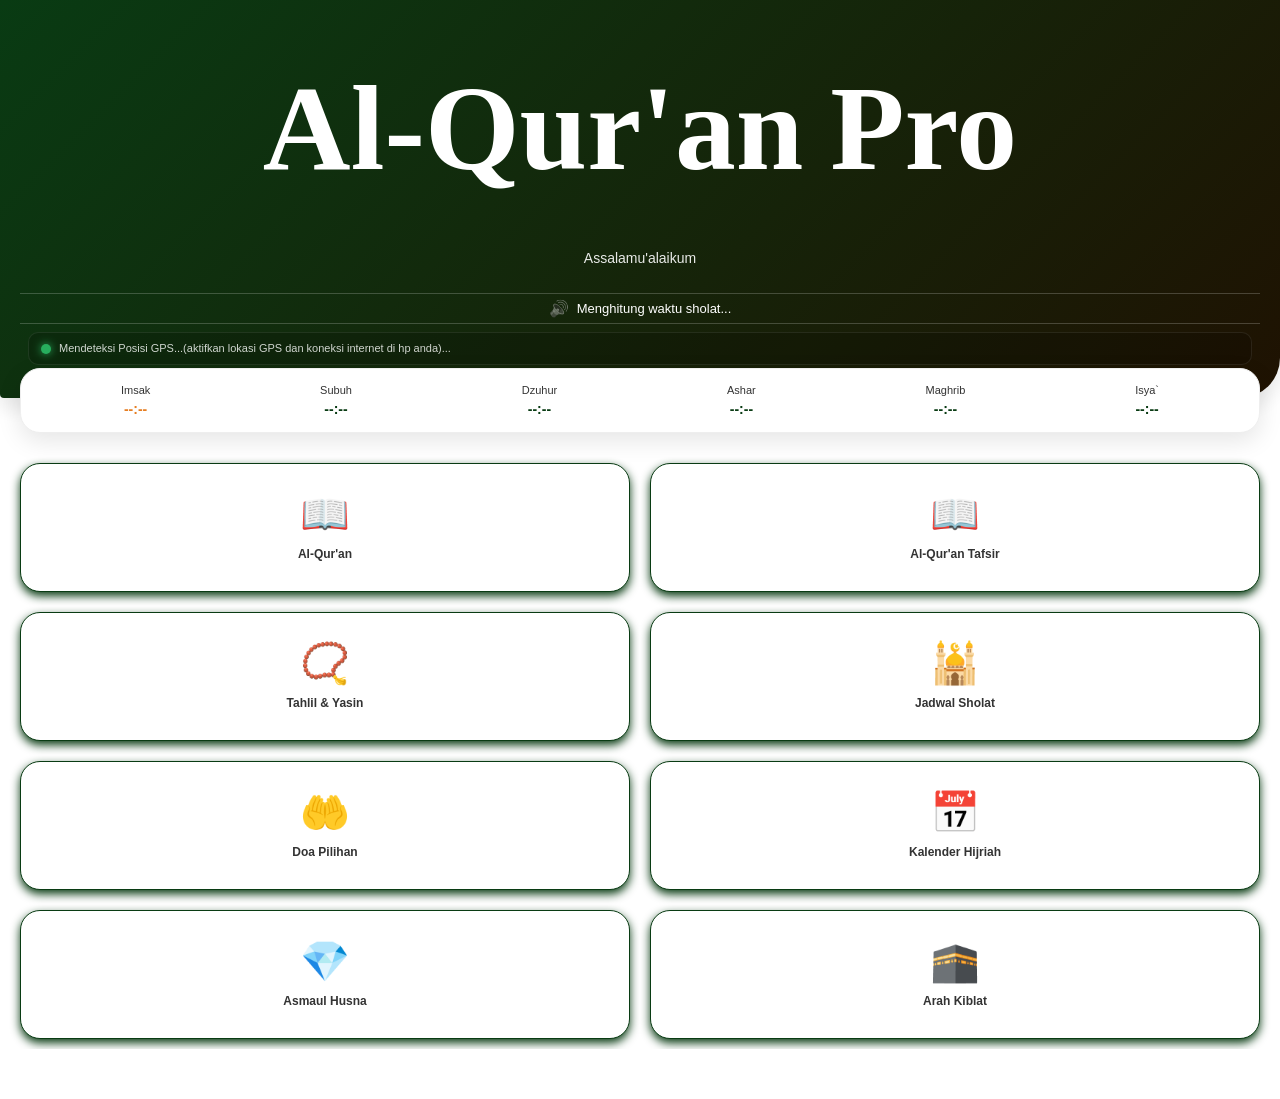
<file: home.html>
<!DOCTYPE html>
<html lang="id">
<head>
    <meta charset="UTF-8">
    <meta name="viewport" content="width=device-width, initial-scale=1.0">
    <title>Al-Qur'an Pro - Home</title>
     <script>
    // SCRIPT ANTI-KEDIP (Mata Genit)
    (function() {
        const isDark = localStorage.getItem('userDark') === 'true';
        const tipe = localStorage.getItem('tipeMushaf') || 'mushaf-1';
        
        // Cek batasan Mushaf 2 & 3 (gak boleh dark mode)
        const bolehDark = isDark && tipe !== 'mushaf-2' && tipe !== 'mushaf-3';

        if (bolehDark) {
            document.documentElement.setAttribute('data-theme', 'dark');
            // 'color-scheme' ini sakti, bikin scrollbar & background bawaan lgsg item
            document.documentElement.style.colorScheme = 'dark';
            document.documentElement.style.backgroundColor = '#121212';
        } else {
            document.documentElement.setAttribute('data-theme', 'light');
            document.documentElement.style.colorScheme = 'light';
            document.documentElement.style.backgroundColor = '#ffffff';
        }
    })();
</script>
    <link rel="stylesheet" href="css/style.css"> 
    <style>
        /* Styling khusus tambahan untuk Menu Utama */
        body { padding-bottom: 50px; } /* Reset padding bawah index */
        
  /* Pindahkan dari body ke container */
#app-container {
  transform: translateX(0);
  transition: transform 0.3s ease-in-out;
  min-height: 100vh;
  width: 100%;
  overflow:auto;
  z-index: 0;
}

.slide-mode #app-container {
  transform: translateX(380px);
}
  #app-container {
    will-change: transform;
    backface-visibility: hidden;
}
        .hero-menu { 
            background: linear-gradient(135deg, var(--primary), var(--primary-dark)); 
            color: white; padding: 25px 20px; 
            text-align: center; border-bottom-left-radius: 4px; border-bottom-right-radius: 40px;
            box-shadow: 0 10px 20px rgba(0,0,0,0.1);
    }
     .hero-menu h1 {      
       font-size: 9.5vw;
        }

        .sholat-container {
            background: var(--card-bg); margin: -30px 20px 20px; border-radius: 20px;
            padding: 15px; display: flex; justify-content: space-around;
            box-shadow: 0 8px 25px rgba(0,0,0,0.1); border: 1px solid var(--border); text-align: center;"
        }

        .sholat-box { text-align: center; font-size: 11px; }
        .sholat-box b { display: block; color: var(--primary); font-size: 14px; margin-top: 5px; }

      
        .menu-item:active { transform: scale(0.95); background: var(--border); }
       
        .resume-card-home {
            margin: 10px 20px 20px; background: var(--primary); color: white;
            padding: 18px; border-radius: 20px; cursor: pointer;
            display: none; position: relative; overflow: hidden;
        }
   .menu-grid {
        display: grid; 
        grid-template-columns: repeat(2, 1fr);
        gap: 20px; 
        padding: 10px 20px;
    }

    .menu-item {
        background: var(--card-bg); 
        padding: 30px; 
        border-radius: 20px;
        text-align: center; 
        text-decoration: none; 
        color: var(--text);
        border: 0.5px solid var(--primary); 
        transition: 0.2s;
        box-shadow: 0 4px 10px var(--primary);
        display: flex;
        flex-direction: column;
        align-items: center;
        justify-content: center;
       cursor: none;
    }
   .menu-item:hover {
    transform: scale(1.03);
    border: 1px solid var(--primary);
    box-shadow: 0 8px 15px var(--primary);
}
    .menu-item:active { 
        transform: scale(0.95); 
        background: var(--border); 
    }

    /* Ikon dibuat tegak dan lebih berisi */
    .menu-icon { 
        font-style: normal; /* Ini biar nggak miring lagi! */
        font-size: 40px; 
        margin-bottom: 5px; 
        line-height: 1;
    }

    .menu-item b { 
        font-size: 12px; 
        font-weight: 600;
        margin-top: 8px;
    }

   #notif-sholat {
    position: fixed;
    top: -100px; /* Sembunyi di atas */
    left: 50%;
    transform: translateX(-50%);
    width: 85%;
    max-width: 360px;
    background: linear-gradient(135deg, #e67e22, #d35400);
    color: white;
    padding: 15px;
    border-radius: 15px;
    box-shadow: 0 10px 20px rgba(0,0,0,0.2);
    z-index: 9999;
    display: flex;
    align-items: center;
    gap: 15px;
    transition: top 0.5s cubic-bezier(0.175, 0.885, 0.32, 1.275);
}

#notif-sholat.tampil {
    top: 20px; /* Meluncur ke bawah */
}

.btn-tutup-notif {
    background: rgba(255,255,255,0.2);
    border: none;
    color: white;
    padding: 5px 10px;
    border-radius: 8px;
    font-size: 12px;
}
  /* CSS UNTUK NOTIF AGENDA PUASA */
#notif-agenda-floating {
    position: fixed;
    bottom: -150px; /* Sembunyi di bawah layar */
    left: 50%;
    transform: translateX(-50%);
    width: 88%;
    max-width: 310px;
    background: rgba(0, 40, 30, 0.98); /* Hijau botol gelap mewah */
    color: white;
    padding: 15px;
    border-radius: 20px;
    box-shadow: 0 -10px 25px rgba(0,0,0,0.3);
    z-index: 9999; /* Tetap kasih tinggi */
    display: flex;
    align-items: center;
    gap: 12px;
    border: 1px solid rgba(255,255,255,0.1);
    transition: bottom 0.6s cubic-bezier(0.175, 0.885, 0.32, 1.275);
    backdrop-filter: blur(10px); /* Efek kaca biar makin pro */
}

#notif-agenda-floating.muncul {
    bottom: 10px; /* Melayang pas di atas menu navigasi */
}

.btn-tutup-agenda {
    background: rgba(255,255,255,0.1);
    border: none;
    color: white;
    width: 30px;
    height: 30px;
    border-radius: 50%;
    font-size: 20px;
    cursor: pointer;
    display: flex;
    align-items: center;
    justify-content: center;
}
  @keyframes slideUp {
    from { bottom: -100px; opacity: 0; }
    to { bottom: 100px; opacity: 1; } /* HARUS SAMA DENGAN DI JS */
}
  #status-lonceng {
    transition: all 0.5s ease;
}
  #status-lokasi {
    font-size: 10px;
    opacity: 0.9;
    margin: 10px 20px;
    color: #ffffff;
    line-height: 1.4;
    background: rgba(0, 0, 0, 0.2); /* Kasih background tipis biar kebaca */
    padding: 8px 12px;
    border-radius: 10px;
    display: flex;
    align-items: flex-start;
    gap: 8px;
    border: 0.5px solid rgba(255,255,255,0.1);
}

.dot-gps {
    height: 10px;
    width: 10px;
    background-color: #2ecc71;
    border-radius: 50%;
    flex-shrink: 0; /* Biar buletannya gak gepeng pas teks panjang */
    margin-top: 3px;
    box-shadow: 0 0 8px #2ecc71;
    animation: blink 1.2s infinite;
}

@keyframes blink {
    0% { opacity: 0.2; } 50% { opacity: 1; } 100% { opacity: 0.2; }
}
    </style>
</head>
   <body class="mushaf-1">
     
   <div id="app-container">
   
    <div id="notif-sholat">
    <div style="font-size: 24px;">🔔</div>
    <div style="flex: 1;">
        <b id="judul-notif" style="display: block;">Pengingat Sholat</b>
        <small id="pesan-notif">10 Menit lagi waktu Sholat</small>
    </div>
    <button class="btn-tutup-notif" onclick="tutupNotif()">OK</button>
</div>

    <div class="hero-menu">
    <h1 style="margin:0; font-family: 'Amiri', serif;">Al-Qur'an Pro</h1>
    <div id="greeting" style="opacity:0.9; font-size:14px; margin-top:10px; height: 38px;">Assalamu'alaikum</div>
 
   <div id="jkt-countdown-sholat" style="font-size: 13px; margin: 5px 0; font-weight: 500; text-align:center; border-top:1px solid rgba(255,255,255,0.2); border-bottom:1px solid rgba(255,255,255,0.2); padding: 5px 0; display: flex; align-items: center; justify-content: center; gap: 8px;">
    <span id="status-lonceng" style="font-size: 16px; filter: grayscale(1); opacity: 0.5;">🔊</span>
    <span id="teks-countdown">Menghitung waktu sholat...</span>
</div>
      <div id="status-lokasi" style="font-size: 11px; opacity: 0.8; margin: 8px; text-align: left;">
    <span class="dot-gps"></span> Mendeteksi Posisi GPS...(aktifkan lokasi GPS dan koneksi internet di hp anda)...
</div>
       </div>
  
      <div class="sholat-container">
        <div class="sholat-box">Imsak<b id="s-imsak" style="color:#e67e22">--:--</b></div>
        <div class="sholat-box">Subuh<b id="s-subuh">--:--</b></div>
        <div class="sholat-box">Dzuhur<b id="s-dzuhur">--:--</b></div>
        <div class="sholat-box">Ashar<b id="s-ashar">--:--</b></div>
        <div class="sholat-box">Maghrib<b id="s-maghrib">--:--</b></div>
        <div class="sholat-box">Isya`<b id="s-isya">--:--</b></div>
    </div>

  
   <div id="resume-home" class="resume-card-home" onclick="bukaTerakhir()">
    <span style="font-size:13px; opacity:0.9;">📌 Terakhir Dibaca:</span>
    <span id="resume-info-home" style="font-weight:bold; margin-top:5px; font-size:14px;">--</span>
</div>

   <div class="menu-grid">
    <a href="quran.html" class="menu-item">
        <span class="menu-icon">📖</span>
        <b>Al-Qur'an</b>
    </a>
    <a href="baca.html" class="menu-item">
        <span class="menu-icon">📖</span>
        <b>Al-Qur'an Tafsir</b>
    </a>
    <a href="tahlil.html" class="menu-item">
        <span class="menu-icon">📿</span>
        <b>Tahlil & Yasin</b>
    </a>
    <a href="jadwal.html" class="menu-item">
        <span class="menu-icon">🕌</span>
        <b>Jadwal Sholat</b>
    </a>
    <a href="doa.html" class="menu-item">
        <span class="menu-icon">🤲</span>
        <b>Doa Pilihan</b>
    </a>
    <a href="kalender.html" class="menu-item">
    <span class="menu-icon">📅</span> <b>Kalender Hijriah</b>
</a>
     <a href="asmaul-husna.html" class="menu-item">
    <span class="menu-icon">💎</span>
    <b>Asmaul Husna</b>
</a>
    <a href="kiblat.html" class="menu-item">
    <span class="menu-icon">🕋</span>
    <b>Arah Kiblat</b>
</a>
</div>

    </div>

  <div id="modal-izin-suara" style="position: fixed; top: 0; left: 0; width: 100%; height: 100%; background: rgba(0,0,0,0.8); z-index: 20000; display: none; align-items: center; justify-content: center; backdrop-filter: blur(5px);">
    <div style="background: var(--card-bg); width: 85%; max-width: 320px; padding: 25px; border-radius: 20px; text-align: center; border: 2px solid var(--primary);">
        <div style="font-size: 50px; margin-bottom: 15px;">🔔</div>
        <h2 style="color: var(--primary); margin-bottom: 10px; font-size: 20px;">Aktifkan Suara Adzan?</h2>
        <p style="font-size: 14px; color: var(--text); opacity: 0.8; margin-bottom: 20px; line-height: 1.5;">
            Agar Fitur suara Adzan & Pengingat berjalan, aplikasi memerlukan izin memutar suara di latar belakang. (Jangan tutup halaman ini agar suara Alert, Tahrim, Adzan, berkumandang!)
        </p>
        <button onclick="izinkanSuara()" style="background: var(--primary); color: white; border: none; padding: 12px 25px; border-radius: 10px; font-weight: bold; width: 100%; cursor: pointer; box-shadow: 0 4px 10px var(--primary);">
            AKTIFKAN SEKARANG
        </button>
        <button onclick="tutupModalIzin()" style="background: transparent; color: var(--text); border: none; margin-top: 15px; font-size: 12px; opacity: 0.6;">Nanti Saja</button>
    </div>
</div>

   <div id="custom-alert" style="display:none; position:fixed; top:50%; left:50%; transform:translate(-50%, -50%); background:var(--card-bg); border:1px solid var(--border); padding:20px; border-radius:15px; box-shadow:0 10px 30px rgba(0,0,0,0.5); z-index:10000; width:80%; max-width:300px; text-align:center;">
    <div id="isi-alert" style="margin-bottom:20px; color:var(--text); font-size:14px;"></div>
    <button onclick="tutupAlert()" style="background:var(--primary); color:white; border:none; padding:8px 25px; border-radius:10px; cursor:pointer;">OKE</button>
</div>
<div id="alert-overlay" style="display:none; position:fixed; top:0; left:0; width:100%; height:100%; background:rgba(0,0,0,0.6); z-index:9999;"></div>

    
  <script src="js/kalender.js"></script>
  <script src="js/jadwal.js"></script>
   <script src="js/script.js"></script>
 
<script src="js/config-app.js"></script>
<script src="js/adzan-pro.js"></script>
<script src="js/agenda-puasa.js"></script>

<script>
    // Jalankan semua mesin pas halaman terbuka
    window.addEventListener('pageshow', () => {
        sinkronTema();
        cekBookmark();
        muatTanggalHeader();
        
        // Panggil mesin adzan & countdown
        ambilJadwal(); 
        
        // Cek agenda puasa (kasih jeda biar gak berat)
        setTimeout(cekAgendaHariIni, 3000);
    });

    // Animasi geser yang Bossku mau
    document.addEventListener("DOMContentLoaded", function() {
        const app = document.getElementById('app-container');
        if(app) {
            app.style.transform = "translateX(350px)";
            setTimeout(() => { app.style.transform = "translateX(0)"; }, 300);
        }
    });
</script>
<script>
    // Jalankan inisialisasi tema & bookmark yang ringan-ringan tetap di sini boleh
    window.addEventListener('pageshow', () => {
        if(typeof sinkronTema === "function") sinkronTema();
        if(typeof cekBookmark === "function") cekBookmark();
        
        // Jalankan mesin yang sudah di-import
        ambilJadwal();
        setTimeout(() => {
            cekAgendaHariIni();
        }, 3000);
    });
</script>
    
   <script> 
  function pesan(teks) {
    document.getElementById('isi-alert').innerText = teks;
    document.getElementById('custom-alert').style.display = 'block';
    document.getElementById('alert-overlay').style.display = 'block';
}

    function tutupAlert() {
    document.getElementById('custom-alert').style.display = 'none';
    document.getElementById('alert-overlay').style.display = 'none';
}
</script>
 
</body>
</html>
</file>
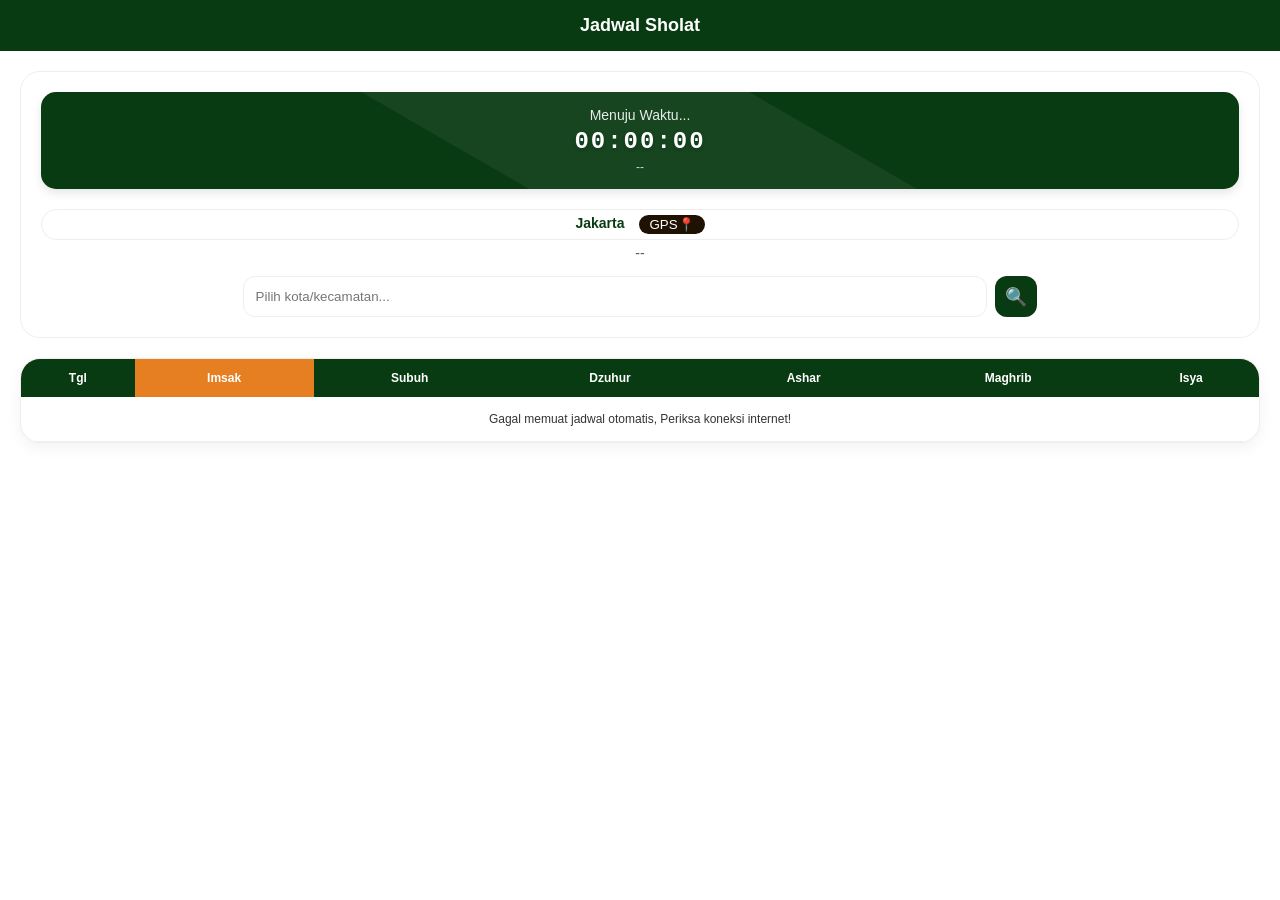
<file: jadwal.html>
<!DOCTYPE html>
<html lang="id">
<head>
    <meta charset="UTF-8">
    <meta name="viewport" content="width=device-width, initial-scale=1.0">
    <title>Jadwal Sholat - Al-Qur'an Pro</title>
      <script>
    // CEK TEMA SECEPAT KILAT sebelum halaman digambar
    (function() {
      const tema = localStorage.getItem('theme') || 'light';
      if (tema === 'dark') {
        document.documentElement.setAttribute('data-theme', 'dark');
        // Tambahkan style darurat biar body langsung item
        document.documentElement.style.backgroundColor = '#121212'; 
      }
    })();
  </script>
    <link rel="stylesheet" href="css/style.css">
    <style>
   body {
    animation: fadeIn 1s ease-out;
}

@keyframes fadeIn {
    from { opacity: 0; transform: translateY(5px); }
    to { opacity: 1; transform: translateY(0); }
}
        .container-jadwal { padding: 20px; }
        .info-lokasi {
            background: var(--card-bg); padding: 20px; border-radius: 20px;
            text-align: center; margin-bottom: 20px; border: 1px solid var(--border); 
        }
     .info-gps {  
    border-radius: 20px;
            text-align: center; border: 1px solid var(--border); display: flex; gap: 15px; justify-content: center; padding: 5px;
        }
        .info-lokasi h2 { margin: 0; color: var(--primary); font-size: 22px; }
        
        /* Input & Tombol Lokasi */
        .search-box { margin-top: 15px; display: flex; gap: 8px; justify-content: center; }
        .search-box input {
            padding: 12px; border-radius: 12px; border: 1px solid var(--border);
            width: 60%; background: var(--bg); color: var(--text); outline: none;
        }
        .btn-loc {
            background: var(--primary); color: white; border: none; 
            padding: 2px 10px; border-radius: 12px; cursor: pointer;
        }
        .btn-cari {
            background: var(--primary); color: white; border: none; font-size:18px;
            padding: 5px 10px; border-radius: 12px; cursor: pointer;
        }

        /* Tabel Styles */
        .table-wrapper {
            background: var(--card-bg); border-radius: 20px; overflow: hidden;
            border: 1px solid var(--border); box-shadow: 0 5px 15px rgba(0,0,0,0.05);
        }
        table { width: 100%; border-collapse: collapse; font-size: 12px; color: var(--text); }
        th { background: var(--primary); color: white; padding: 12px 5px; }
        td { padding: 15px 5px; text-align: center; border-bottom: 1px solid var(--border); }
        
        tr.hari-ini { background: var(--primary); color: white !important; font-weight: bold; }
        tr.hari-ini td { color: white !important; }
        .loading { text-align: center; padding: 50px; opacity: 0.6; }

   #countdown-box {
    background: linear-gradient(135deg, var(--primary) 0%, var(--primary-dark) 100%);
    border: none;
    position: relative;
    overflow: hidden;
}

/* Kasih efek kilatan cahaya tipis */
#countdown-box::after {
    content: '';
    position: absolute;
    top: -50%; left: -50%;
    width: 200%; height: 200%;
    background: rgba(255,255,255,0.05);
    transform: rotate(30deg);
}

#timer-sholat {
    font-family: 'Courier New', Courier, monospace; /* Biar angka detiknya stabil gak goyang-goyang */
    letter-spacing: 2px;
    text-shadow: 0 2px 4px rgba(0,0,0,0.2);
}
   .switch { position: relative; display: inline-block; width: 45px; height: 22px; }
.switch input { opacity: 0; width: 0; height: 0; }
.slider { position: absolute; cursor: pointer; top: 0; left: 0; right: 0; bottom: 0; background-color: #ccc; transition: .4s; border-radius: 34px; }
.slider:before { position: absolute; content: ""; height: 16px; width: 16px; left: 3px; bottom: 3px; background-color: white; transition: .4s; border-radius: 50%; }
input:checked + .slider { background-color: #009688; }
input:checked + .slider:before { transform: translateX(23px); }
    </style>
</head>
<body>

   
    <div class="header-nav" style="background:var(--primary); color:white; padding:15px; text-align: center; position:sticky; top:0; z-index:100;">
        <h2 style="margin:0; font-size:18px;">Jadwal Sholat</h2>
    </div>

    <div class="container-jadwal">
        <div class="info-lokasi">
   <div id="countdown-box" style="background: var(--primary); color: white; padding: 15px; border-radius: 15px; margin-bottom: 20px; text-align: center; box-shadow: 0 4px 10px rgba(0,0,0,0.1);">
    <div style="font-size: 14px; opacity: 0.9;" id="label-next">Menuju Waktu...</div>
    <div style="font-size: 24px; font-weight: bold; margin: 5px 0;" id="timer-sholat">00:00:00</div>
    <div style="font-size: 12px; opacity: 0.8;" id="nama-sholat-next">--</div>
</div>

   <div class="info-gps">
         <h2 id="nama-kota">Jakarta</h2>
   <button class="btn-loc" style="background:var(--primary-dark)" onclick="pakeGPS()">GPS📍</button>
   </div>
            <p id="bln-tahun" style="margin:5px 0; font-size:14px; color:var(--text); opacity:0.8;">--</p>
            
            <div class="search-box">
                <input type="text" id="input-kota" placeholder="Pilih kota/kecamatan...">
                <button class="btn-cari" onclick="cariKotaManual()">🔍</button>
           </div>
        </div>

        <div class="table-wrapper">
            <table>
                <thead>
    <tr>
        <th>Tgl</th>
        <th style="background:#e67e22">Imsak</th> <th>Subuh</th>
        <th>Dzuhur</th>
        <th>Ashar</th>
        <th>Maghrib</th>
        <th>Isya</th>
    </tr>
</thead>
                <tbody id="isi-jadwal">
                    <tr><td colspan="6" class="loading">Memuat jadwal...</td></tr>
                </tbody>
            </table>
        </div>
    </div>

   <div id="custom-alert" style="display:none; position:fixed; top:50%; left:50%; transform:translate(-50%, -50%); background:var(--card-bg); border:1px solid var(--border); padding:20px; border-radius:15px; box-shadow:0 10px 30px rgba(0,0,0,0.5); z-index:10000; width:80%; max-width:300px; text-align:center;">
    <div id="isi-alert" style="margin-bottom:20px; color:var(--text); font-size:14px;"></div>
    <button onclick="tutupAlert()" style="background:var(--primary); color:white; border:none; padding:8px 25px; border-radius:10px; cursor:pointer;">OKE</button>
</div>
<div id="alert-overlay" style="display:none; position:fixed; top:0; left:0; width:100%; height:100%; background:rgba(0,0,0,0.6); z-index:9999;"></div>

    <script src="js/jadwal.js"></script>
    <script>
  function terapkanTema() {
            const tipe = localStorage.getItem('tipeMushaf') || 'mushaf-1';
            const isDark = localStorage.getItem('userDark') === 'true';
            document.body.className = tipe;
            if (isDark) document.body.classList.add('dark-mode');
        }

    function pesan(teks) {
    document.getElementById('isi-alert').innerText = teks;
    document.getElementById('custom-alert').style.display = 'block';
    document.getElementById('alert-overlay').style.display = 'block';
}

    function tutupAlert() {
    document.getElementById('custom-alert').style.display = 'none';
    document.getElementById('alert-overlay').style.display = 'none';
}
    </script>
</body>
</html>
</file>
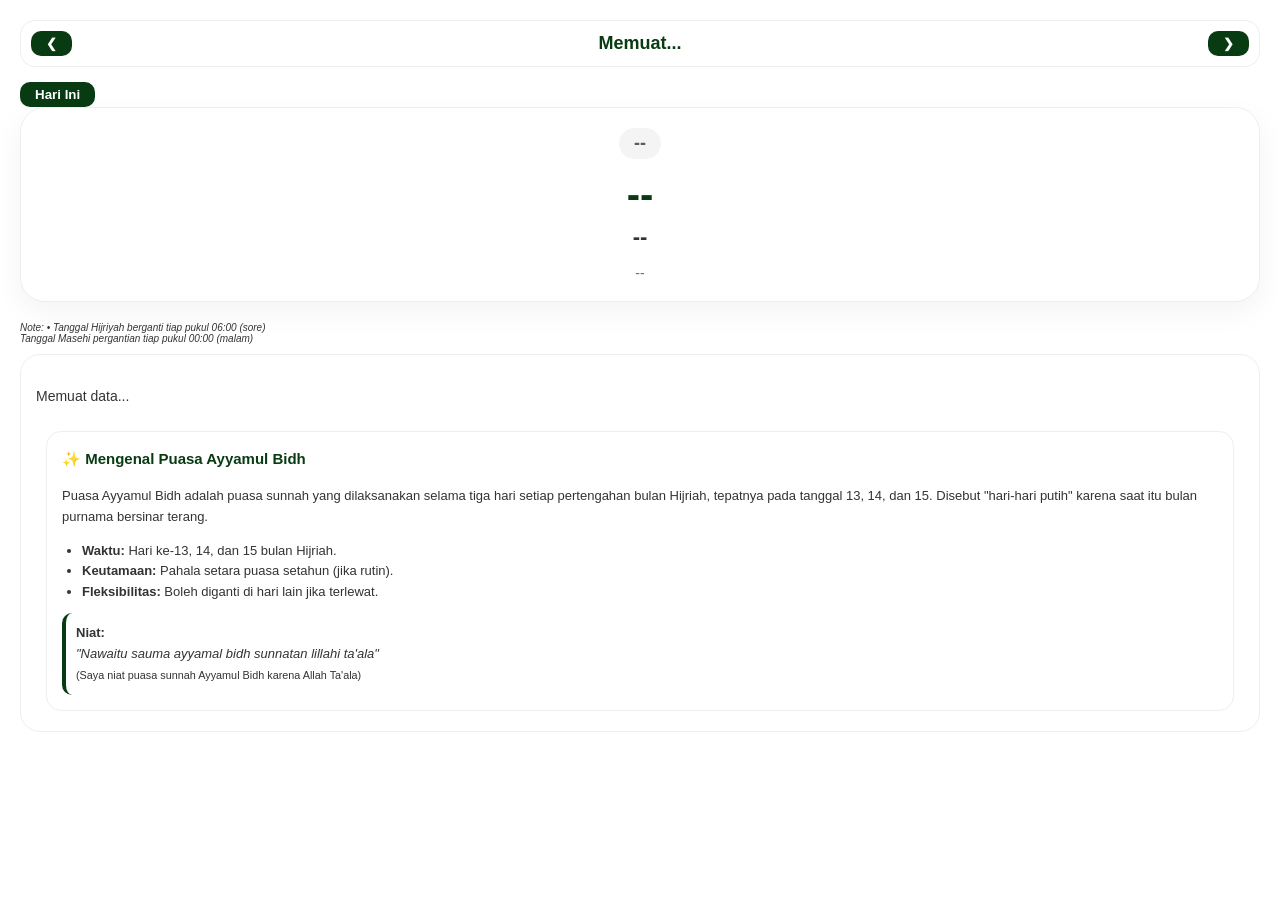
<file: kalender.html>
<!DOCTYPE html>
<html lang="id">
<head>
    <meta charset="UTF-8">
    <meta name="viewport" content="width=device-width, initial-scale=1.0">
    <title>Kalender Hijriah - Al-Qur'an Pro</title>
     <script>
    // SCRIPT ANTI-KEDIP (Mata Genit)
    (function() {
        const isDark = localStorage.getItem('userDark') === 'true';
        const tipe = localStorage.getItem('tipeMushaf') || 'mushaf-1';
        
        // Cek batasan Mushaf 2 & 3 (gak boleh dark mode)
        const bolehDark = isDark && tipe !== 'mushaf-2' && tipe !== 'mushaf-3';

        if (bolehDark) {
            document.documentElement.setAttribute('data-theme', 'dark');
            // 'color-scheme' ini sakti, bikin scrollbar & background bawaan lgsg item
            document.documentElement.style.colorScheme = 'dark';
            document.documentElement.style.backgroundColor = '#121212';
        } else {
            document.documentElement.setAttribute('data-theme', 'light');
            document.documentElement.style.colorScheme = 'light';
            document.documentElement.style.backgroundColor = '#ffffff';
        }
    })();
</script>
    <link rel="stylesheet" href="css/style.css">
    <style>
        body {
    animation: fadeIn 1s ease-out;
}

@keyframes fadeIn {
    from { opacity: 0; transform: translateY(5px); }
    to { opacity: 1; transform: translateY(0); }
}
        body { padding-bottom: 20px; }
        .header-nav {
            background: var(--primary); color: white; padding: 15px;
            text-align: center; position: sticky; top: 0; z-index: 100;
        }
        .container-kalender { padding: 20px; }
        
        /* Card Utama */
        .card-hijri {
            background: var(--card-bg); border-radius: 25px; padding: 30px 20px;
            text-align: center; border: 1px solid var(--border);
            box-shadow: 0 10px 30px rgba(0,0,0,0.05); margin-bottom: 20px;
        }
        .tgl-islam { font-size: 40px; font-weight: bold; color: var(--primary); margin: 10px 0; }
        .bln-islam { font-size: 22px; font-weight: bold; color: var(--text); }
        .tgl-masehi { font-size: 14px; opacity: 0.7; margin-top: 10px; color: var(--text); }

        /* List Puasa Sunnah */
        .info-puasa {
            background: var(--card-bg); border-radius: 20px; padding: 5px 15px;
            border: 1px solid var(--border);
        }
        .info-puasa h3 { margin-top: 0; font-size: 16px; color: var(--primary); display: flex; align-items: center; }
        .puasa-item {
            display: flex; justify-content: space-between; padding: 12px 0;
            border-bottom: 1px dashed var(--border); font-size: 14px; color: var(--text);
        }
        .puasa-item:last-child { border: none; }
        .tag-puasa { background: var(--primary); color: white; padding: 2px 10px; border-radius: 10px; font-size: 11px; }

      .tag-puasa {
    background: var(--primary);
    color: white;
    padding: 2px 10px;
    border-radius: 12px;
    font-size: 11px;
    font-weight: bold;
    
    /* Jurus biar teks di tengah */
    display: inline-flex;
    align-items: center;
    justify-content: center;
    height: 22px; /* Kita kunci tingginya biar stabil */
    min-width: 60px; /* Biar ukurannya nggak terlalu mepet */
    line-height: 1; /* Hapus line-height bawaan */
}
    </style>

   <style>
    /* Navigasi Bulan */
    .nav-bulan {
        display: flex; justify-content: space-between; align-items: center;
        margin-bottom: 15px; background: var(--card-bg); padding: 10px;
        border-radius: 15px; border: 1px solid var(--border);
    }
    .btn-nav {
        background: var(--primary); color: white; border: none;
        padding: 5px 15px; border-radius: 10px; cursor: pointer; font-weight: bold;
    }
    .nama-bulan-fokus { font-weight: bold; color: var(--primary); font-size: 18px; }
    
    /* Animasi Swipe */
    .swipe-area { transition: transform 0.3s ease; }
    /* Update CSS dikit di bagian ini */
.card-hijri {
    padding: 20px 10px; /* Kurangi padding biar gak sempit */
    display: flex;
    flex-direction: column;
    align-items: center;
    gap: 5px; /* Kasih jarak antar elemen biar gak numpuk */
}

#hari-ini {
    font-size: 18px; /* Kecilin dikit biar gak balapan sama tanggal */
    background: rgba(0,0,0,0.05); /* Kasih background tipis biar keren */
    padding: 5px 15px;
    border-radius: 20px;
    margin-bottom: 5px;
    display: inline-block; /* Biar ukurannya pas sama teks */
}

.tgl-islam {
    line-height: 1; /* Biar gak narik spasi ke atas/bawah terlalu banyak */
    margin: 5px 0;
}

   /* Container buat Grid Kalender */
.grid-kalender {
    display: grid;
    grid-template-columns: repeat(7, 1fr); /* 7 Hari: Minggu-Sabtu */
    gap: 8px;
    padding: 10px;
    background: var(--card-bg);
    border-radius: 4px;
    border: 1px solid var(--border);
}

.hari-nama { 
    text-align: center; 
    font-size: 12px; 
    font-weight: bold; 
    opacity: 0.5; 
    color: var(--text);
}
.kotak-tgl {
    aspect-ratio: 1 / 1; /* Biar kotaknya kotak sempurna */
    background: var(--bg);
    border-radius: 12px;
    display: flex;
    flex-direction: column;
    align-items: center;
    justify-content: center;
    position: relative;
    border: 1px solid var(--border);
    transition: 0.3s;
}

/* TANGGAL HIJRIAH (JADI UTAMA) */
.tgl-hijri-utama {
    font-size: 18px;
    font-weight: bold;
    color: var(--primary);
}

/* TANGGAL MASEHI (JADI KECIL DI POJOK) */
.tgl-masehi-kecil {
    position: absolute;
    bottom: 4px;
    right: 6px;
    font-size: 11px;
    opacity: 0.6;
    color: var(--text);
}

/* Tandai Tanggal Hari Ini */
.tgl-skrg {
    border: 2px solid var(--primary) !important;
    background: rgba(242, 169, 114, 0.1);
}
</style>

<div class="container-kalender">
    <div class="nav-bulan">
        <button class="btn-nav" onclick="gantiBulan(-1)">❮</button>
        <div class="nama-bulan-fokus" id="display-bulan">Memuat...</div>
        <button class="btn-nav" onclick="gantiBulan(1)">❯</button>
    </div>

    <div id="area-kalender" class="swipe-area">
   <button onclick="resetKalender()" class="btn-nav">Hari Ini</button>
        <div class="card-hijri">
            <div id="hari-ini" style="font-weight: bold; opacity: 0.8; color: var(--text);">--</div>
            <div class="tgl-islam" id="h-tgl">--</div>
            <div class="bln-islam" id="h-bln">--</div>
            <div class="tgl-masehi" id="h-masehi">--</div>
        </div>

 <div style="font-size: 10px;margin-bottom:10px"> <i>Note: • Tanggal Hijriyah berganti tiap pukul 06:00 (sore) <br> Tanggal Masehi pergantian tiap pukul 00:00 (malam) </i></div>
        <div class="info-puasa">
      <p id="judul-agenda"></p>      
            <div id="list-agenda">
                <div class="puasa-item"><span>Memuat data...</span></div>
     </div>

   <div style="margin: 15px 10px; padding: 15px; background: var(--card-bg); border-radius: 15px; border: 1px solid var(--border); font-size: 13px; color: var(--text); line-height: 1.6;">
    <h3 style="margin-top: 0; color: var(--primary); font-size: 15px;">✨ Mengenal Puasa Ayyamul Bidh</h3>
    <p>Puasa Ayyamul Bidh adalah puasa sunnah yang dilaksanakan selama tiga hari setiap pertengahan bulan Hijriah, tepatnya pada tanggal 13, 14, dan 15. Disebut "hari-hari putih" karena saat itu bulan purnama bersinar terang.</p>
    
    <ul style="padding-left: 20px; margin: 10px 0;">
        <li><b>Waktu:</b> Hari ke-13, 14, dan 15 bulan Hijriah.</li>
        <li><b>Keutamaan:</b> Pahala setara puasa setahun (jika rutin).</li>
        <li><b>Fleksibilitas:</b> Boleh diganti di hari lain jika terlewat.</li>
    </ul>

    <div style="background: var(--bg); padding: 10px; border-radius: 10px; border-left: 4px solid var(--primary); margin-top: 10px;">
        <b>Niat:</b><br>
        <i>"Nawaitu sauma ayyamal bidh sunnatan lillahi ta'ala"</i><br>
        <small>(Saya niat puasa sunnah Ayyamul Bidh karena Allah Ta'ala)</small>
    </div>
</div>

           
        </div>
    </div>
</div>

    <div id="custom-alert" style="display:none; position:fixed; top:50%; left:50%; transform:translate(-50%, -50%); background:var(--card-bg); border:1px solid var(--border); padding:20px; border-radius:15px; box-shadow:0 10px 30px rgba(0,0,0,0.5); z-index:10000; width:80%; max-width:300px; text-align:center;">
    <div id="isi-alert" style="margin-bottom:20px; color:var(--text); font-size:14px;"></div>
    <button onclick="tutupAlert()" style="background:var(--primary); color:white; border:none; padding:8px 25px; border-radius:10px; cursor:pointer;">OKE</button>
</div>
<div id="alert-overlay" style="display:none; position:fixed; top:0; left:0; width:100%; height:100%; background:rgba(0,0,0,0.6); z-index:9999;"></div>
 
    <script src="js/kalender.js"></script>
    <script>
        const tipe = localStorage.getItem('tipeMushaf') || 'mushaf-1';
        const isDark = localStorage.getItem('userDark') === 'true';
        document.body.className = tipe;
        if (isDark) document.body.classList.add('dark-mode');

       function pesan(teks) {
    document.getElementById('isi-alert').innerText = teks;
    document.getElementById('custom-alert').style.display = 'block';
    document.getElementById('alert-overlay').style.display = 'block';
}

   function tutupAlert() {
    document.getElementById('custom-alert').style.display = 'none';
    document.getElementById('alert-overlay').style.display = 'none';
}
       
    </script>
</body>
</html>
</file>
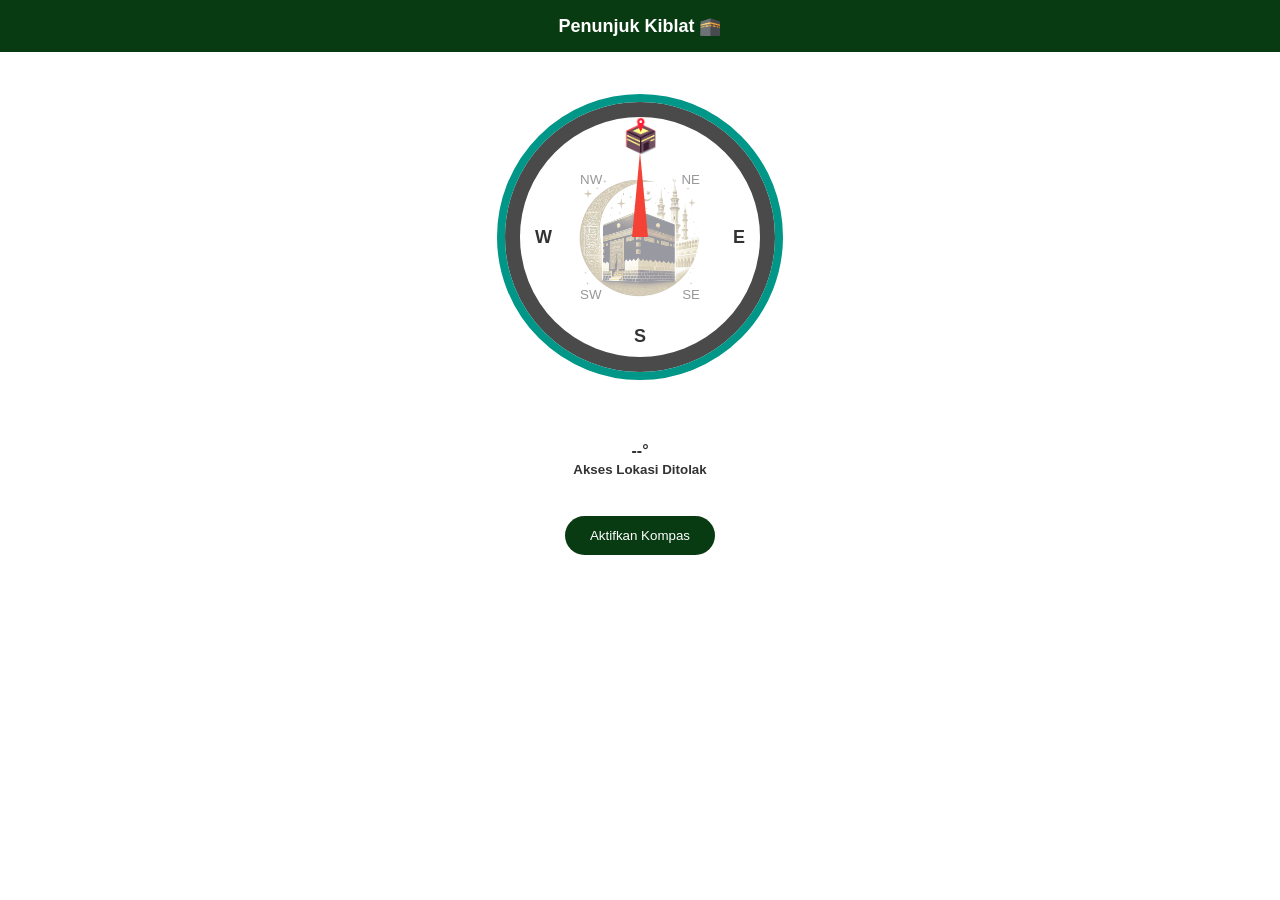
<file: kiblat.html>
<!DOCTYPE html>
<html lang="id">
<head>
    <meta charset="UTF-8">
    <meta name="viewport" content="width=device-width, initial-scale=1.0">
    <title>Arah Kiblat - Al-Qur'an Pro</title>
    <script>
    // SCRIPT ANTI-KEDIP (Mata Genit)
    (function() {
        const isDark = localStorage.getItem('userDark') === 'true';
        const tipe = localStorage.getItem('tipeMushaf') || 'mushaf-1';
        
        // Cek batasan Mushaf 2 & 3 (gak boleh dark mode)
        const bolehDark = isDark && tipe !== 'mushaf-2' && tipe !== 'mushaf-3';

        if (bolehDark) {
            document.documentElement.setAttribute('data-theme', 'dark');
            // 'color-scheme' ini sakti, bikin scrollbar & background bawaan lgsg item
            document.documentElement.style.colorScheme = 'dark';
            document.documentElement.style.backgroundColor = '#121212';
        } else {
            document.documentElement.setAttribute('data-theme', 'light');
            document.documentElement.style.colorScheme = 'light';
            document.documentElement.style.backgroundColor = '#ffffff';
        }
    })();
</script>
    <link rel="stylesheet" href="css/style.css">
    <style>
      body {
    animation: fadeIn 1s ease-out;
}

@keyframes fadeIn {
    from { opacity: 0; transform: translateY(0px); }
    to { opacity: 1; transform: translateY(0); }
}
    
        body { text-align: center; background: var(--bg); color: var(--text); overflow: hidden; }
        .header-nav { background: var(--primary); color: white; padding: 15px; }
        
        .compass-container {
            position: relative; width: 270px; height: 270px;
            margin: 50px auto; display: flex; align-items: center; justify-content: center;
        }

.compass-ring {
    position: absolute;
    width: 100%;
    height: 100%;
    /* Layer luar: Lingkaran abu-abu gelap dan toska */
    border: 15px solid #4a4a4a; 
    outline: 8px solid #009688; /* Warna Toska */
    border-radius: 50%;
    background-color: white;
    box-sizing: border-box;
}

/* Gambar Masjid Transparan di Tengah */
.compass-ring::before {
    content: '';
    position: absolute;
    top: 50%; left: 50%;
    transform: translate(-50%, -50%);
    width: 135px; height: 135px;
    background: url('img/masjid-nabawi.png') no-repeat center;
    background-size: contain;
    opacity: 0.4; /* Bikin transparan kayak di screenshot */
    z-index: 0;
}

/* Jarum Kiblat Merah */
.compass-arrow {
    position: absolute;
    width: 100%; height: 100%;
    z-index: 2;
    display: flex;
    justify-content: center;
    align-items: center;
}

.needle-red {
    width: 0; 
    height: 0; 
    border-left: 8px solid transparent;
    border-right: 8px solid transparent;
    border-bottom: 85px solid #f44336; /* Merah Lancip */
    position: absolute;
    bottom: 50%;
    transform-origin: bottom center;
}

.kaaba-icon-small {
    width: 35px;
    position: absolute;
    top: 15px; /* Nempel di ujung jarum merah */
    z-index: 5;
}


        .kaaba-icon {
            width: 50px; margin-top: -10px; z-index: 10;
        }

        .needle {
            width: 4px; height: 50%; background: var(--primary);
            position: absolute; bottom: 50%; left: calc(50% - 2px);
            border-radius: 4px;
        }

        .status-info { margin-top: 20px; padding: 20px; font-weight: bold; }
        .btn-permission {
            background: var(--primary); color: white; border: none;
            padding: 12px 25px; border-radius: 25px; cursor: pointer; display: none;
        }


   .btn-permission {
    background: var(--primary); 
    color: white; 
    border: none;
    padding: 12px 25px; 
    border-radius: 25px; 
    cursor: pointer;
    display: block; /* Ganti dari none ke block biar muncul dulu */
    margin: 20px auto;
}

   #kompas {
    transition: transform 0.2s cubic-bezier(0.1, 0.5, 0.1, 1);
    transform-origin: center center; /* Pastikan muternya tepat di tengah */
}
    </style>
</head>
<body>

    <div class="header-nav">
        <h2 style="margin:0; font-size:18px;">Penunjuk Kiblat 🕋</h2>
    </div>

   <div class="compass-container">
    <div class="compass-ring">
        <b style="position:absolute; top:10px; left:50%; transform:translateX(-50%); color:#f44336; font-size:20px;">N</b>
        <b style="position:absolute; bottom:10px; left:50%; transform:translateX(-50%); font-size:18px;">S</b>
        <b style="position:absolute; right:15px; top:50%; transform:translateY(-50%); font-size:18px;">E</b>
        <b style="position:absolute; left:15px; top:50%; transform:translateY(-50%); font-size:18px;">W</b>
        
        <small style="position:absolute; top:55px; left:60px; opacity:0.5;">NW</small>
        <small style="position:absolute; top:55px; right:60px; opacity:0.5;">NE</small>
        <small style="position:absolute; bottom:55px; left:60px; opacity:0.5;">SW</small>
        <small style="position:absolute; bottom:55px; right:60px; opacity:0.5;">SE</small>
    </div>

    <div class="compass-arrow" id="kompas">
        <img src="img/kabah-icon.png" class="kaaba-icon-small">
        <div class="needle-red"></div>
    </div>
</div>

    <div class="status-info">
        <div id="derajat">--°</div>
        <small id="keterangan">Mencari Lokasi...</small>
        <br><br>
        <button id="btn-izin" class="btn-permission" onclick="mintaIzin()">Aktifkan Kompas</button>
    </div>

    <script>
  // 1. Sinkron Tema
        const tipe = localStorage.getItem('tipeMushaf') || 'mushaf-1';
        const isDark = localStorage.getItem('userDark') === 'true';
        document.body.className = tipe;
        if (isDark) document.body.classList.add('dark-mode');
        let qiblaDir = 0;

        // 1. Ambil Lokasi untuk hitung Sudut Kiblat
        navigator.geolocation.getCurrentPosition(pos => {
            const lat = pos.coords.latitude;
            const lng = pos.coords.longitude;
            
            // Rumus perhitungan sudut kiblat dari koordinat Ka'bah
            const latK = 21.422487;
            const lngK = 39.826206;
            
            const y = Math.sin(Math.toRadians(lngK - lng));
            const x = Math.cos(Math.toRadians(lat)) * Math.tan(Math.toRadians(latK)) -
                      Math.sin(Math.toRadians(lat)) * Math.cos(Math.toRadians(lngK - lng));
            
            qiblaDir = Math.toDegrees(Math.atan2(y, x));
            document.getElementById('keterangan').innerText = "Putar HP Sesuaikan arah N-S sampai Ka'bah di atas";
        }, err => {
            document.getElementById('keterangan').innerText = "Akses Lokasi Ditolak";
        });

        // 2. Fungsi Kompas (Magnetometer)
        function initKompas() {
            window.addEventListener('deviceorientationabsolute', handlerKompas, true);
            // Untuk iPhone lama/browser tertentu
            window.addEventListener('deviceorientation', handlerKompas, true);
        }

        function handlerKompas(e) {
            let compass = e.webkitCompassHeading || e.alpha;
            if (compass === null) return;

            // Logika: Putar gambar Ka'bah sesuai arah Utara & Sudut Kiblat
            let result = (qiblaDir - compass);
            document.getElementById('kompas').style.transform = `rotate(${result}deg)`;
            document.getElementById('derajat').innerText = Math.floor(compass) + "°";
        }

        // 3. Izin Khusus buat iPhone (iOS 13+)
        function mintaIzin() {
            if (typeof DeviceOrientationEvent.requestPermission === 'function') {
                DeviceOrientationEvent.requestPermission()
                    .then(response => {
                        if (response == 'granted') {
                            initKompas();
                            document.getElementById('btn-izin').style.display = 'none';
                        }
                    })
                    .catch(console.error);
            } else {
                initKompas();
            }
        }

        // Tampilkan tombol izin jika di iPhone
        if (typeof DeviceOrientationEvent.requestPermission === 'function') {
            document.getElementById('btn-izin').style.display = 'inline-block';
        } else {
            initKompas();
        }

        // Helper Math
        Math.toRadians = function(deg) { return deg * (Math.PI / 180); };
        Math.toDegrees = function(rad) { return rad * (180 / Math.PI); };
    </script>
</body>
</html>
</file>
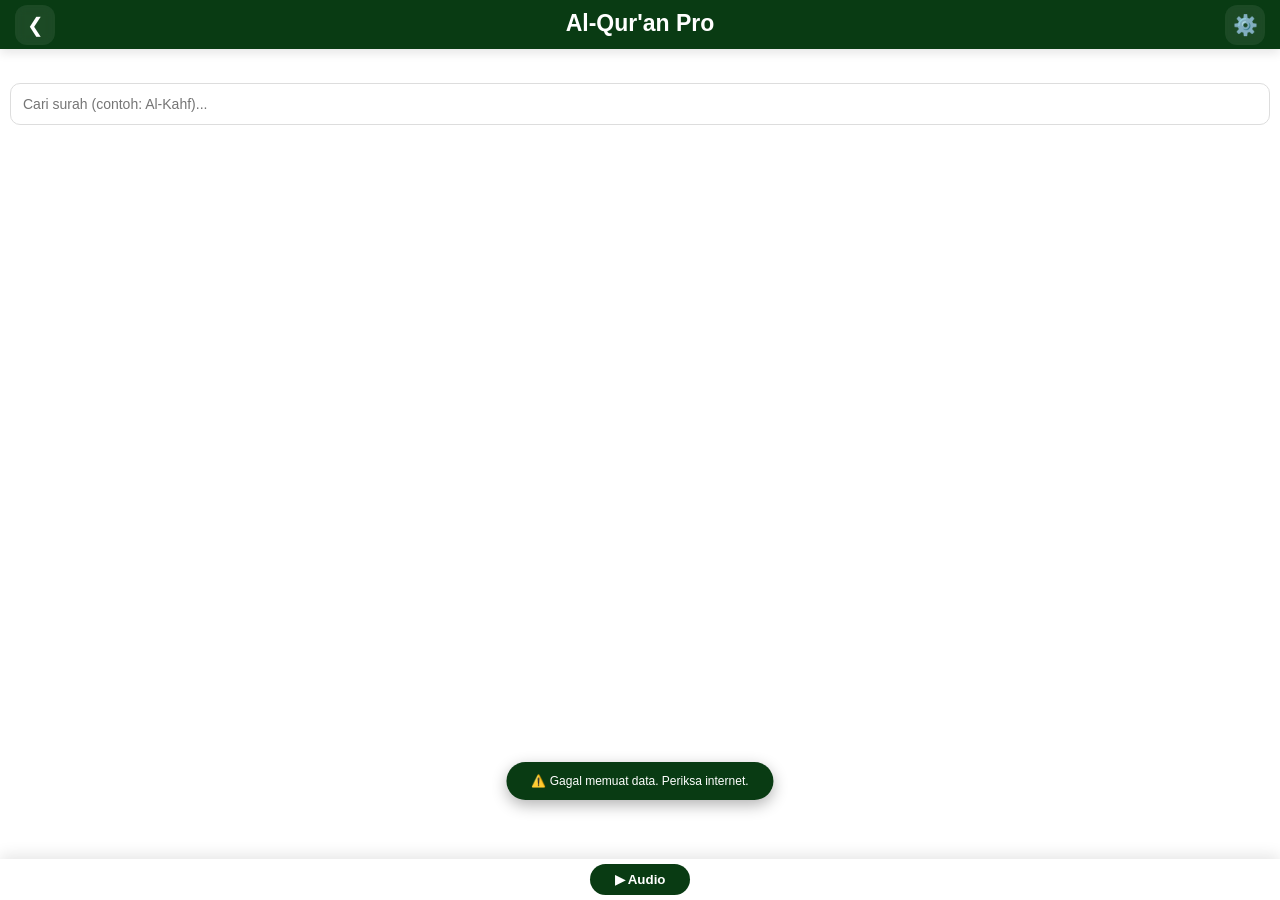
<file: quran.html>
<!DOCTYPE html>
<html lang="id">
<head>
    <meta charset="UTF-8">
    <meta name="viewport" content="width=device-width, initial-scale=1.0">
      <meta property="og:image" content="img/quran.png">
   <meta itemprop="image" content="img/quran.png">
    <title>Al-Qur'an Pro Ultimate</title>
     <script>
    // CEK TEMA SECEPAT KILAT sebelum halaman digambar
    (function() {
      const tema = localStorage.getItem('theme') || 'light';
      if (tema === 'dark') {
        document.documentElement.setAttribute('data-theme', 'dark');
        // Tambahkan style darurat biar body langsung item
        document.documentElement.style.backgroundColor = '#121212'; 
      }
    })();
  </script>
     <link rel="stylesheet" href="css/style.css"> 
    <style>
   body {
    animation: fadeIn 1s ease-out;
}

@keyframes fadeIn {
    from { opacity: 0; transform: translateY(5px); }
    to { opacity: 1; transform: translateY(0); }
}
    /* Sembunyikan container tombol & nomor ayat atas */
.mode-kitab .ayat-card > div:first-child {
    display: none !important;
}

  /* Update Mode Kitab agar Rata Kanan */
.mode-kitab #area-list-ayat {
    direction: rtl; 
    text-align: justify; 
    padding: 20px;
    line-height: 2.8; 
}

/* Pastikan card ayat tidak merusak aliran teks */
.mode-kitab .ayat-card {
    display: inline !important;
    direction: rtl;
}

/* Tambahan: Biar nomor ayat Arab ada jarak dikit */
.mode-kitab .nomor-ayat-arab {
    display: inline-block;
    margin-right: -7px;
    margin-left: -25px;
    color: var(--primary);
    font-size: 1.2em;
    vertical-align: middle;
}
/* Mode Kitab: Ayat menyambung seperti paragraf */
.mode-kitab .ayat-card {
    display: inline; /* Biar menyambung ke samping */
    border: none !important;
    background: transparent !important;
    padding: 0 !important;
    margin-top: 0 !important;
    box-shadow: none !important;
}

/* Sembunyikan elemen yang tidak perlu di Mode Kitab */
.mode-kitab .teks-latin, 
.mode-kitab .teks-indo, 
.mode-kitab .btn-kecil,
.mode-kitab br {
    display: none !important;
}
  .mode-kitab .teks-arab:hover {
    background: rgba(var(--primary-rgb), 0.1) !important;
    border-radius: 5px;
}
   
/* Biar tetap RTL meskipun sedang Glow */
.mode-kitab .teks-arab {
    display: inline !important;
    cursor: none;
    transition: transform .2s;
}
  .mode-kitab .teks-arab:hover {
    background-color: rgba(222, 64, 29, 0.04) !important;
    border-bottom: 0.5px solid var(--primary) !important;
    border-radius: 8px;
    -ms-transform: scale(1.05); /* IE 9 */
  -webkit-transform: scale(1.05); /* Safari 3-8 */
    transform: scale(1.05);
}
  
.mode-kitab .teks-arab {
    border-bottom: 0.1px solid rgba(0, 0, 0, 0.1) !important; /* Border tipis */
    box-shadow: 0 2px 4px rgba(0, 0, 0, 0.03); /* Shadow sangat tipis */
    padding: 0px 3px !important;
    margin: 0px !important;
    
}

/* 2. KHUSUS MODE GELAP (Dark Mode) */
[data-theme="dark"] .mode-kitab .teks-arab {
    border-bottom: 0.5px solid rgba(255, 255, 255, 0.1) !important; /* Border putih tipis */
    box-shadow: 0 2px 4px rgba(0, 0, 0, 0.5); /* Shadow lebih gelap */
}

/* 3. Warna saat Ayat sedang Dibaca (Glow) di Mode Gelap */
[data-theme="dark"] .mode-kitab .teks-arab.sedang-dibaca {
    background-color: rgba(255, 255, 255, 0.1) !important;
    border-bottom: 0.5px solid #ffcc80 !important;
}

/* Warna saat Ayat sedang Dibaca di Mode Terang */
.mode-kitab .teks-arab.sedang-dibaca {
    background-color: rgba(0, 77, 64, 0.05) !important;
    border-bottom: 0.5px solid var(--primary) !important;
}
  .ayat-card.active .teks-arab {
    border-radius: 8px;
}
   input {
    border-radius: 25px;
    border: 1.5px solid var(--primary);
    background: var(--card-bg);
    color: var(--text);
    box-sizing: border-box;
    outline: none;
    font-size: 14px;
  }
</style>
</head>
<body class="tajwid-on mushaf-1">

   <div id="modalReset" class="modal-custom">
    <div class="modal-content">
        <div style="font-size: 50px; margin-bottom: 15px;">⚠️</div>
        <h3 style="margin: 0; color: #333;">Reset Pengaturan?</h3>
        <p style="color: #666; font-size: 14px; line-height: 1.5; margin: 15px 0;">
            Semua bookmark, riwayat baca, dan pengaturan font akan dihapus kembali ke pengaturan awal.
        </p>
        <div style="display: flex; gap: 10px; margin-top: 20px;">
            <button onclick="tutupModalReset()" style="flex:1; padding: 12px; border: none; border-radius: 10px; background: #eee; color: #333; font-weight: bold; cursor: pointer;">Batal</button>
            <button onclick="eksekusiReset()" style="flex:1; padding: 12px; border: none; border-radius: 10px; background: #e74c3c; color: white; font-weight: bold; cursor: pointer;">Ya, Reset!</button>
        </div>
    </div>
</div>

  <div class="header">
    <button onclick="kembaliKeHome()" class="back-btn">❮</button>
    <div style="display: flex; flex-direction: column; flex-grow: 1; align-items: center;">
        <h2 id="judul-app" style="margin:0; cursor:pointer; font-size: 23px;" onclick="window.scrollTo({top: 0, behavior: 'smooth'})">
            Al-Qur'an Pro
        </h2>
        <small style="display:none" id="sub-judul" style="opacity:0.8; font-size: 11px; margin-top: 2px;">
            Memuat...
        </small>
    </div>
   <button class="menu-btn" onclick="toggleSettings()">⚙️</button>
</div>

       <div id="dashboard-awal" style="padding:10px;">
    
   <h1 style="display:none">
    <div style="background:var(--primary); color:white; padding:15px; border-radius:15px; margin-bottom:20px; box-shadow:0 4px 15px rgba(0,0,0,0.1);">
        <div style="font-size: 9px; opacity: 0.8; margin-bottom: 10px; text-align: right;">
            📍 Jadwal Sholat Otomatis
        </div>
        
        <div id="countdown-sholat" style="font-size: 13px; margin-bottom: 15px; font-weight: 500; text-align:center; border-bottom:1px solid rgba(255,255,255,0.2); padding-bottom:10px;">
            Menghitung waktu sholat...
        </div>
        
        <div style="display:flex; justify-content:space-around; text-align:center;">
            <div class="waktu-item" style="flex:1;">
                <span style="font-size:11px; opacity:0.8; display:block;">Subuh</span>
                <b id="shubuh-val" style="font-size:13px;">--:--</b>
            </div>
            <div class="waktu-item" style="flex:1;">
                <span style="font-size:11px; opacity:0.8; display:block;">Dzuhur</span>
                <b id="dhuhr-val" style="font-size:13px;">--:--</b>
            </div>
            <div class="waktu-item" style="flex:1;">
                <span style="font-size:11px; opacity:0.8; display:block;">Ashar</span>
                <b id="asr-val" style="font-size:13px;">--:--</b>
            </div>
            <div class="waktu-item" style="flex:1;">
                <span style="font-size:11px; opacity:0.8; display:block;">Maghrib</span>
                <b id="maghrib-val" style="font-size:13px;">--:--</b>
            </div>
            <div class="waktu-item" style="flex:1;">
                <span style="font-size:11px; opacity:0.8; display:block;">Isya</span>
                <b id="isha-val" style="font-size:13px;">--:--</b>
            </div>
        </div>
    </div>    <h1>

    <div id="resume-card" class="card-hero-mini" onclick="bukaTerakhir()">
        <span style="font-size:12px;">📌 Terakhir Dibuka/di baca:</span>
        <span id="resume-info" style="font-weight:bold;">--</span>
    </div>

    <input type="text" placeholder="Cari surah (contoh: Al-Kahf)..." oninput="filterSurah(this.value)" 
           style="width:100%; padding:12px; border-radius:10px; border:1.5px solid #ddd; margin-bottom:10px; box-sizing:border-box;">
    
    <div id="hasilCari" class="hasilCari"></div>
</div>

<div id="mushaf-container"></div>

<div class="overlay" id="overlay" onclick="toggleSettings()"></div>

<div class="settings-panel" id="settingsPanel">
    <h2 style="margin-top:10px; color:var(--primary);">Pengaturan</h2>
    <hr style="border:0; border-top:1px solid #ddd; margin-bottom:10px;">

 <div class="settings-item">
    <label>Mode Kitab (Hanya Arab) </label>
    <input type="checkbox" id="hanya-arab" onchange="toggleModeKitab(this.checked)">
</div>

    <div class="settings-item">
        <label>Pilih Font Arab</label>
        <select id="pilihFontArab" onchange="gantiFontArab(this.value)">
            <option value="'LPMQ', sans-serif">LPMQ (Standar Indo)</option>
            <option value="'Amiri', serif">Amiri (Klasik/Tebal)</option>
        </select>
    </div>
    
    <div class="settings-item">
        <label>Tipe Mushaf</label>
        <select id="pilihMushaf" onchange="gantiTipeMushaf(this.value)">
            <option value="mushaf-1">Standar</option>
            <option value="mushaf-4">Hafalan (Arab Saja)</option>
            <option value="mushaf-2">Madinah (Krem)</option>
            <option value="mushaf-3">Minimalis</option>
        </select>
    </div>

    <div class="settings-item">
        <label>Pilih Qari</label>
        <select id="pilihQari" onchange="gantiQari(this.value)">
            <option value="Alafasy">M. Rashid Alafasy</option>
            <option value="Abdurrahmaan_As-Sudais">As-Sudais</option>
            <option value="Muhammad_Jibreel">Muhammad_Jibreel</option>
            <option value="Abdul_Basit_Murattal">Abdul Basit</option>
        </select>
    </div>

    <div class="settings-item"><label>Mode Gelap</label><input type="checkbox" id="checkDark" onchange="toggleDarkMode(this.checked)"></div>
 
    <div class="settings-item"><label>Tampilkan Latin</label><input type="checkbox" id="checkLatin" onchange="toggleLatin(this.checked)"></div>
    <div class="settings-item"><label>Tampilkan Terjemah</label><input type="checkbox" id="checkIndo" onchange="toggleIndo(this.checked)"></div>
    
    <div class="settings-item">
        <label>Ukuran Font</label>
        <div style="display:flex; align-items:center; gap:10px;">
            <button onclick="ubahFont(-2)" style="width:30px; height:30px; border-radius:50%; border:1px solid #ccc; cursor:pointer;">➖</button>
            <b id="fontLabel" style="min-width:40px; text-align:center;">30px</b>
            <button onclick="ubahFont(2)" style="width:30px; height:30px; border-radius:50%; border:1px solid #ccc; cursor:pointer;">➕</button>
        </div>
    </div>

   <hr style="border:0; border-top:1px solid #ddd; margin: 15px 0;">
    
    <div class="settings-item">
        <label style="color: #e74c3c;">Reset Pengaturan</label>
        <p style="font-size: 11px; color: #888; margin-top: 5px;">🗳</p>
        <button onclick="resetAplikasi()" style="padding: 6px; background: #ffece8; color: white; border: none; border-radius: 8px; border: 2px solid #e74c3c; font-weight: bold; cursor: pointer; margin-top: 0px;">
            🗑️
        </button>
    </div>

   
    <button onclick="toggleSettings()" style="width:100%; margin-top:30px; padding:12px; background:var(--primary);; color:white; border:none; border-radius:10px; cursor:pointer; font-weight:bold;">Simpan & Tutup</button>
</div>

<div id="toast" class="toast"></div>

<button id="btnBackToTop" onclick="keAtas()" title="Kembali ke atas">
    ↑
</button>

    <div class="player-bar">
     <button id="btnPlay" class="btn-action" onclick="handlePlayPause()">▶ Audio</button>
</div>

    <script src="js/script.js"></script>

</body>
</html>
</file>
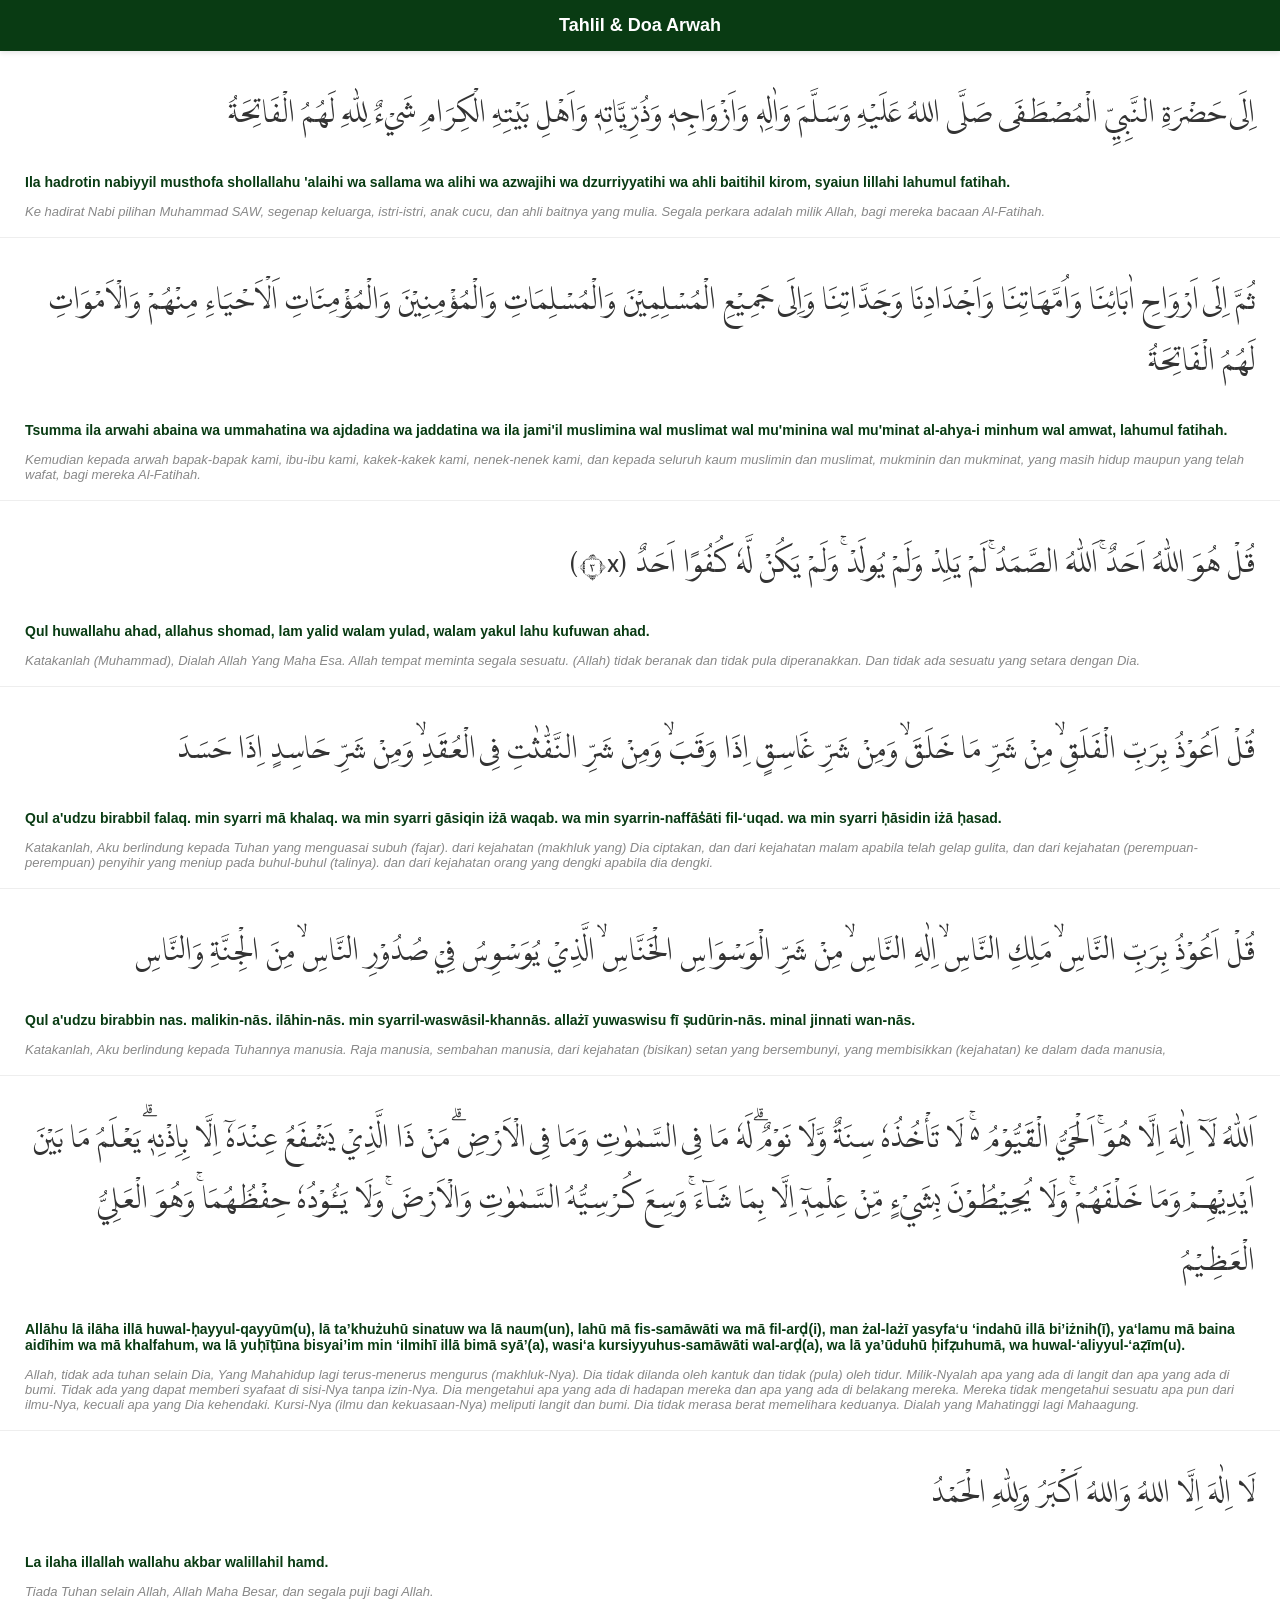
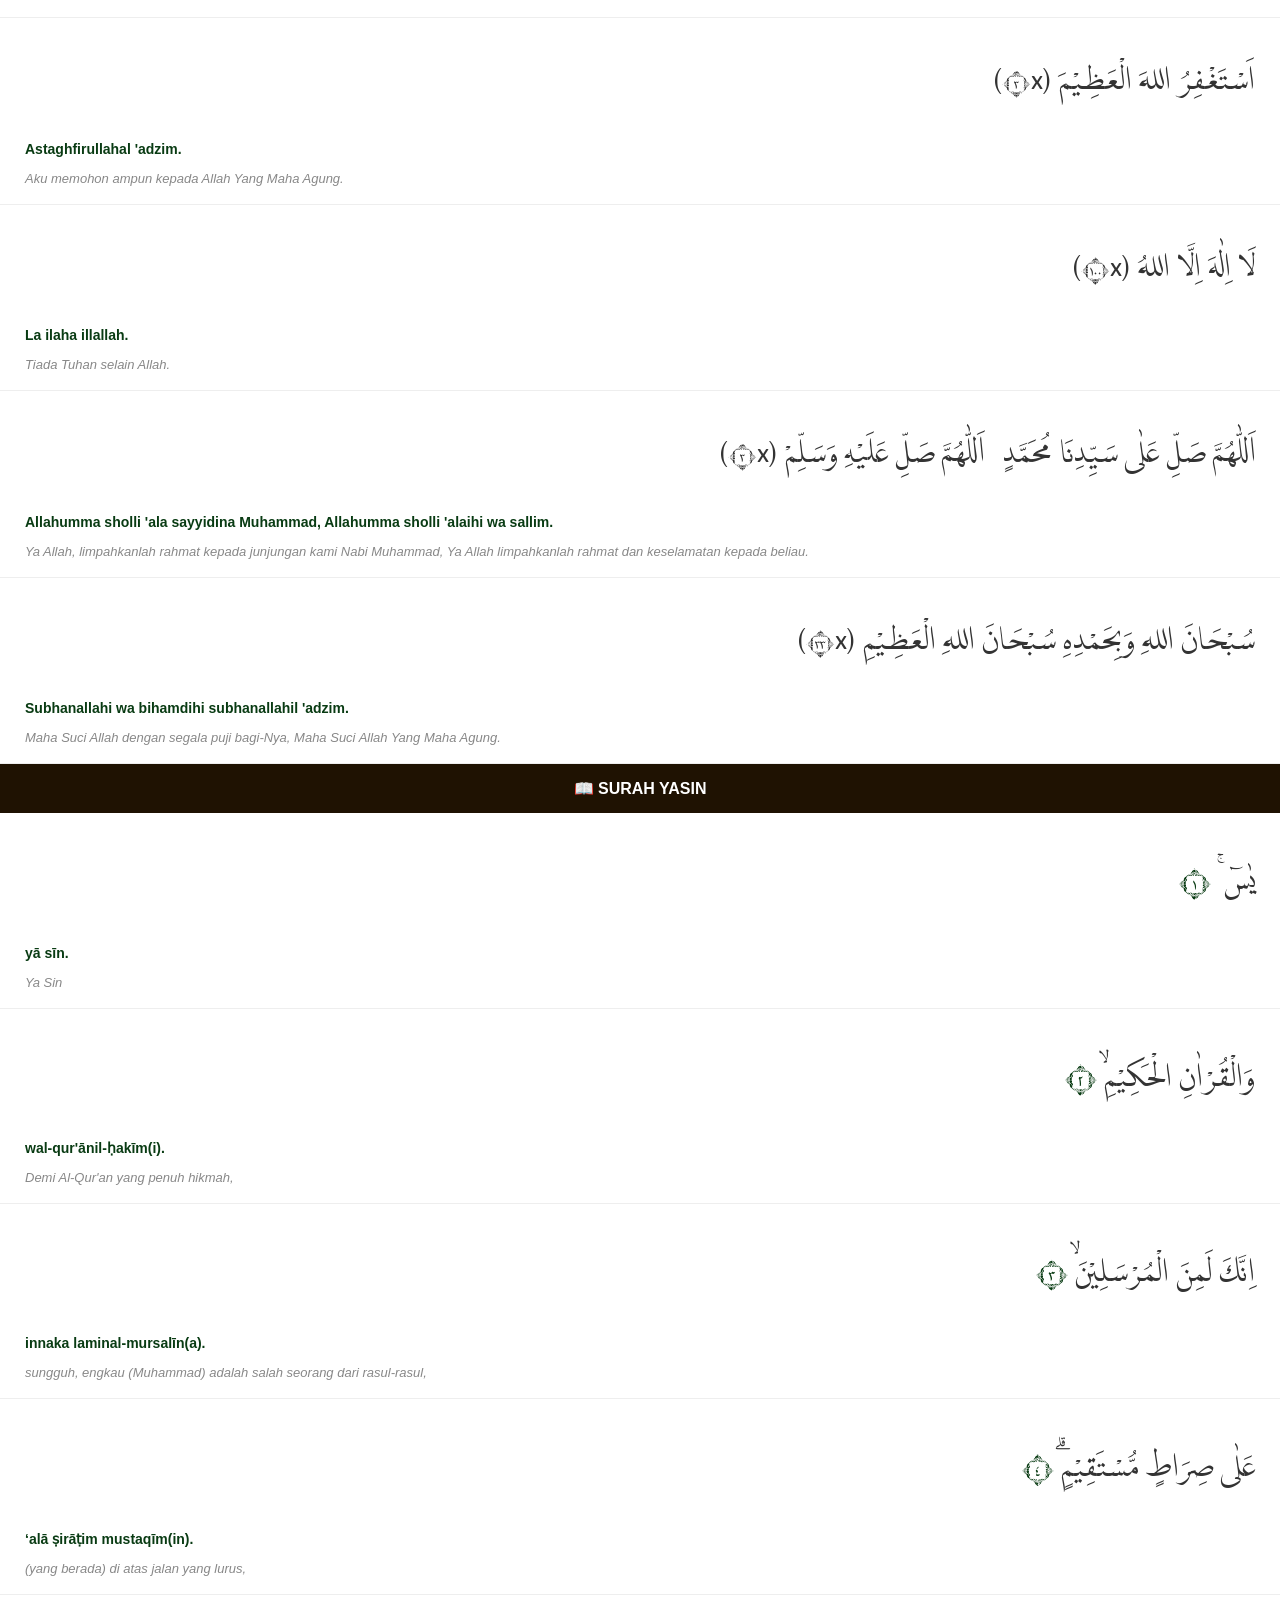
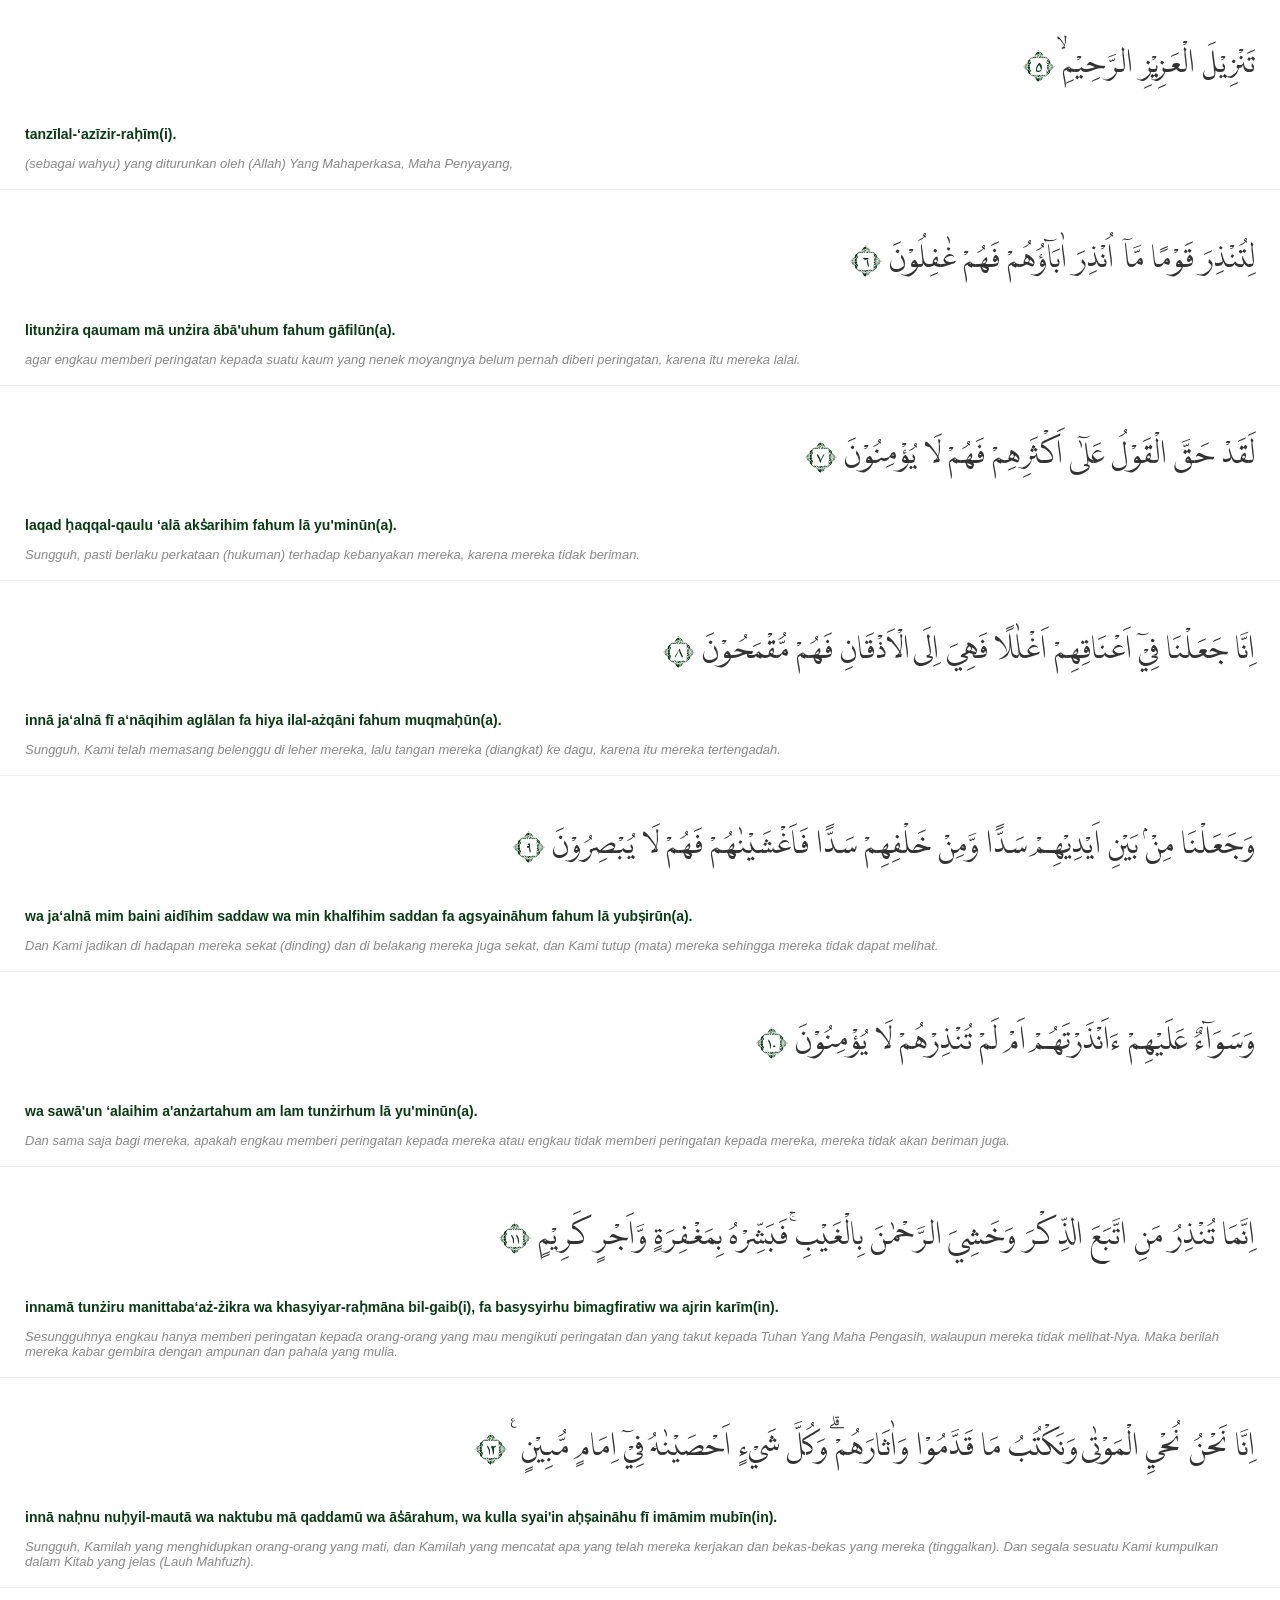
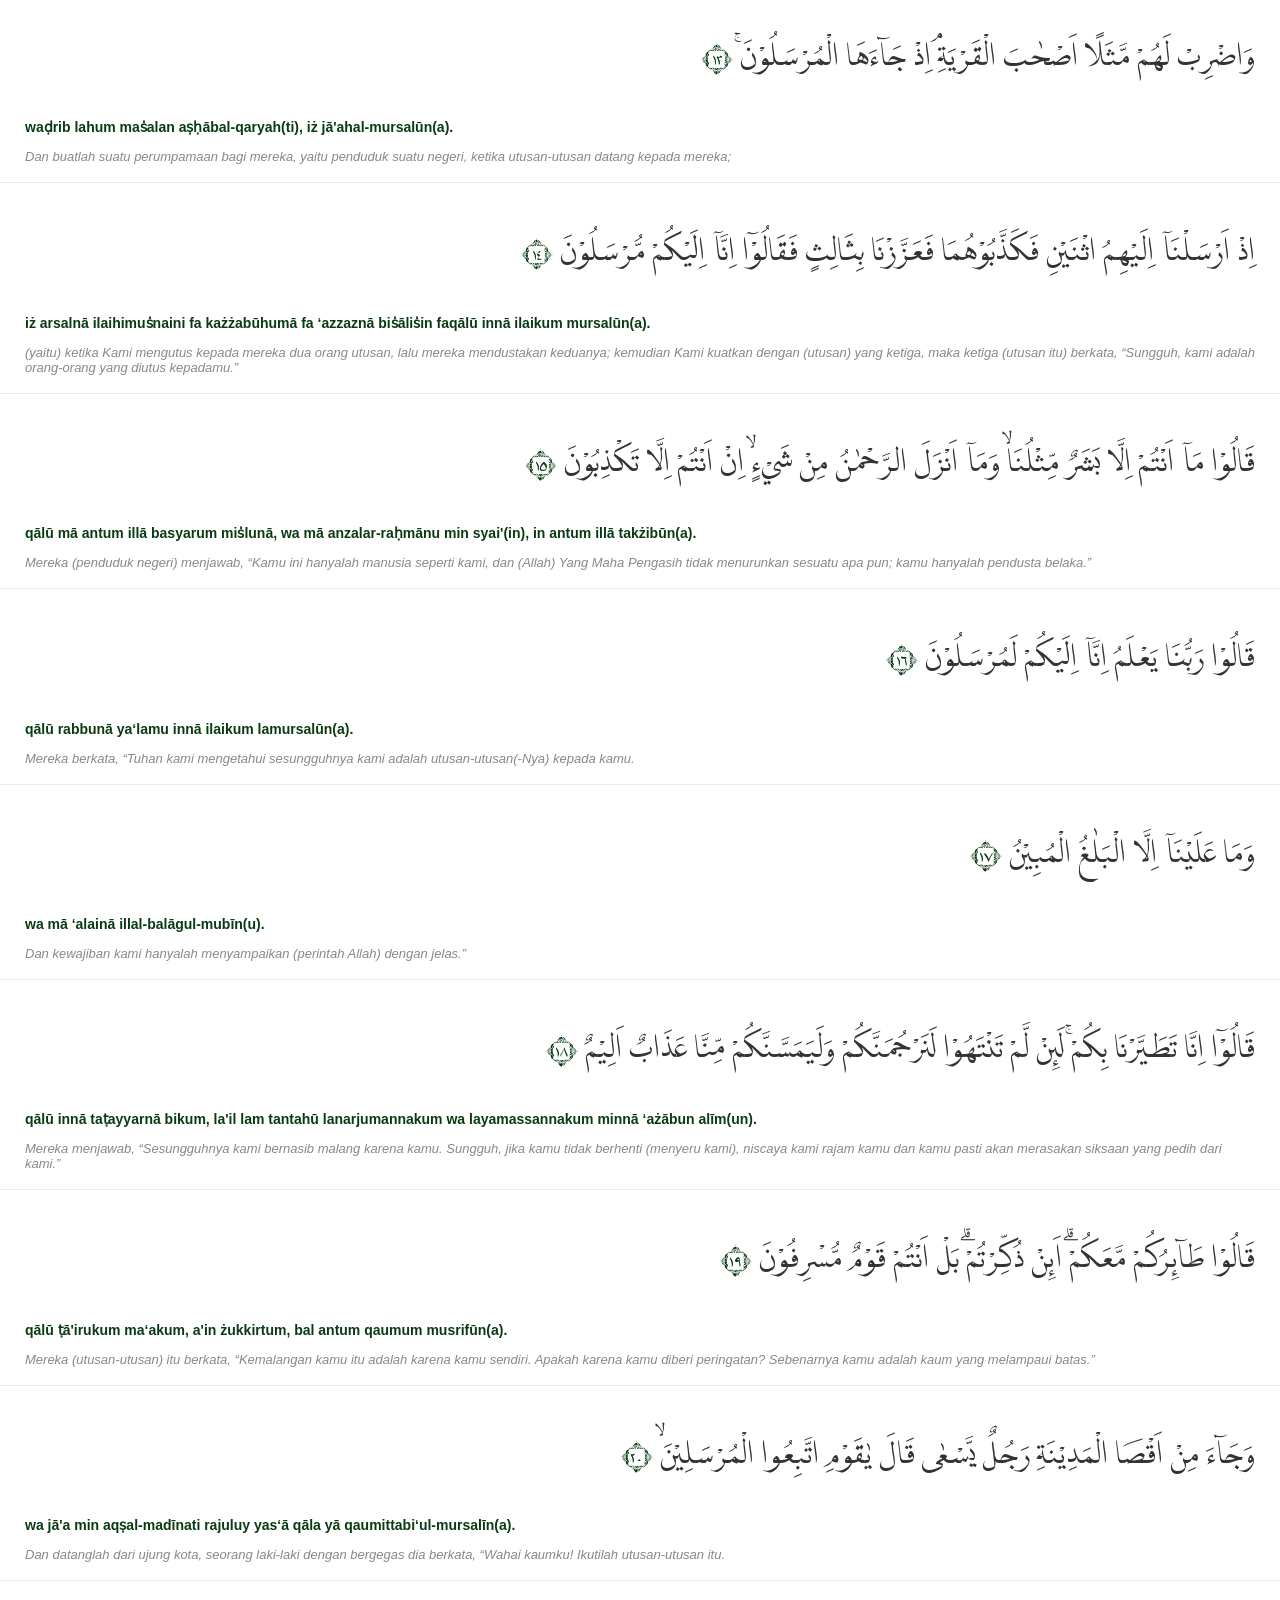
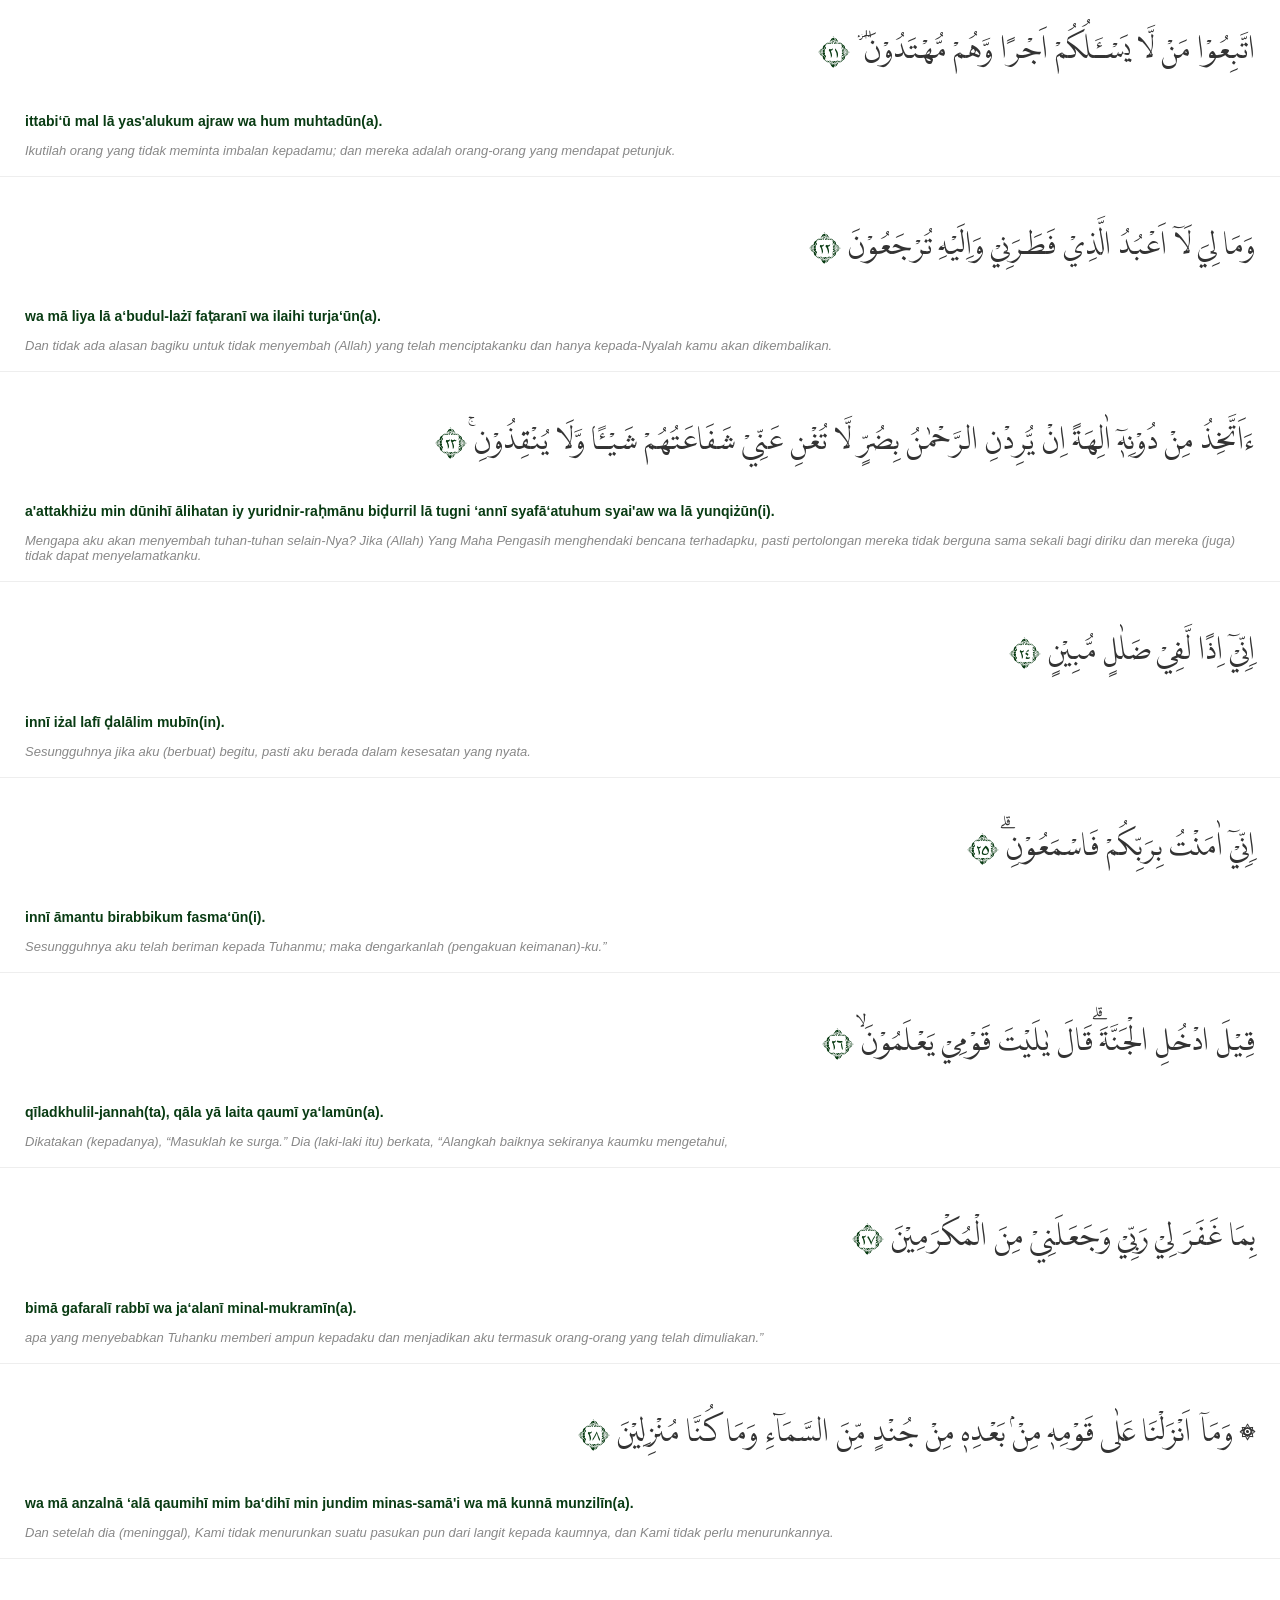
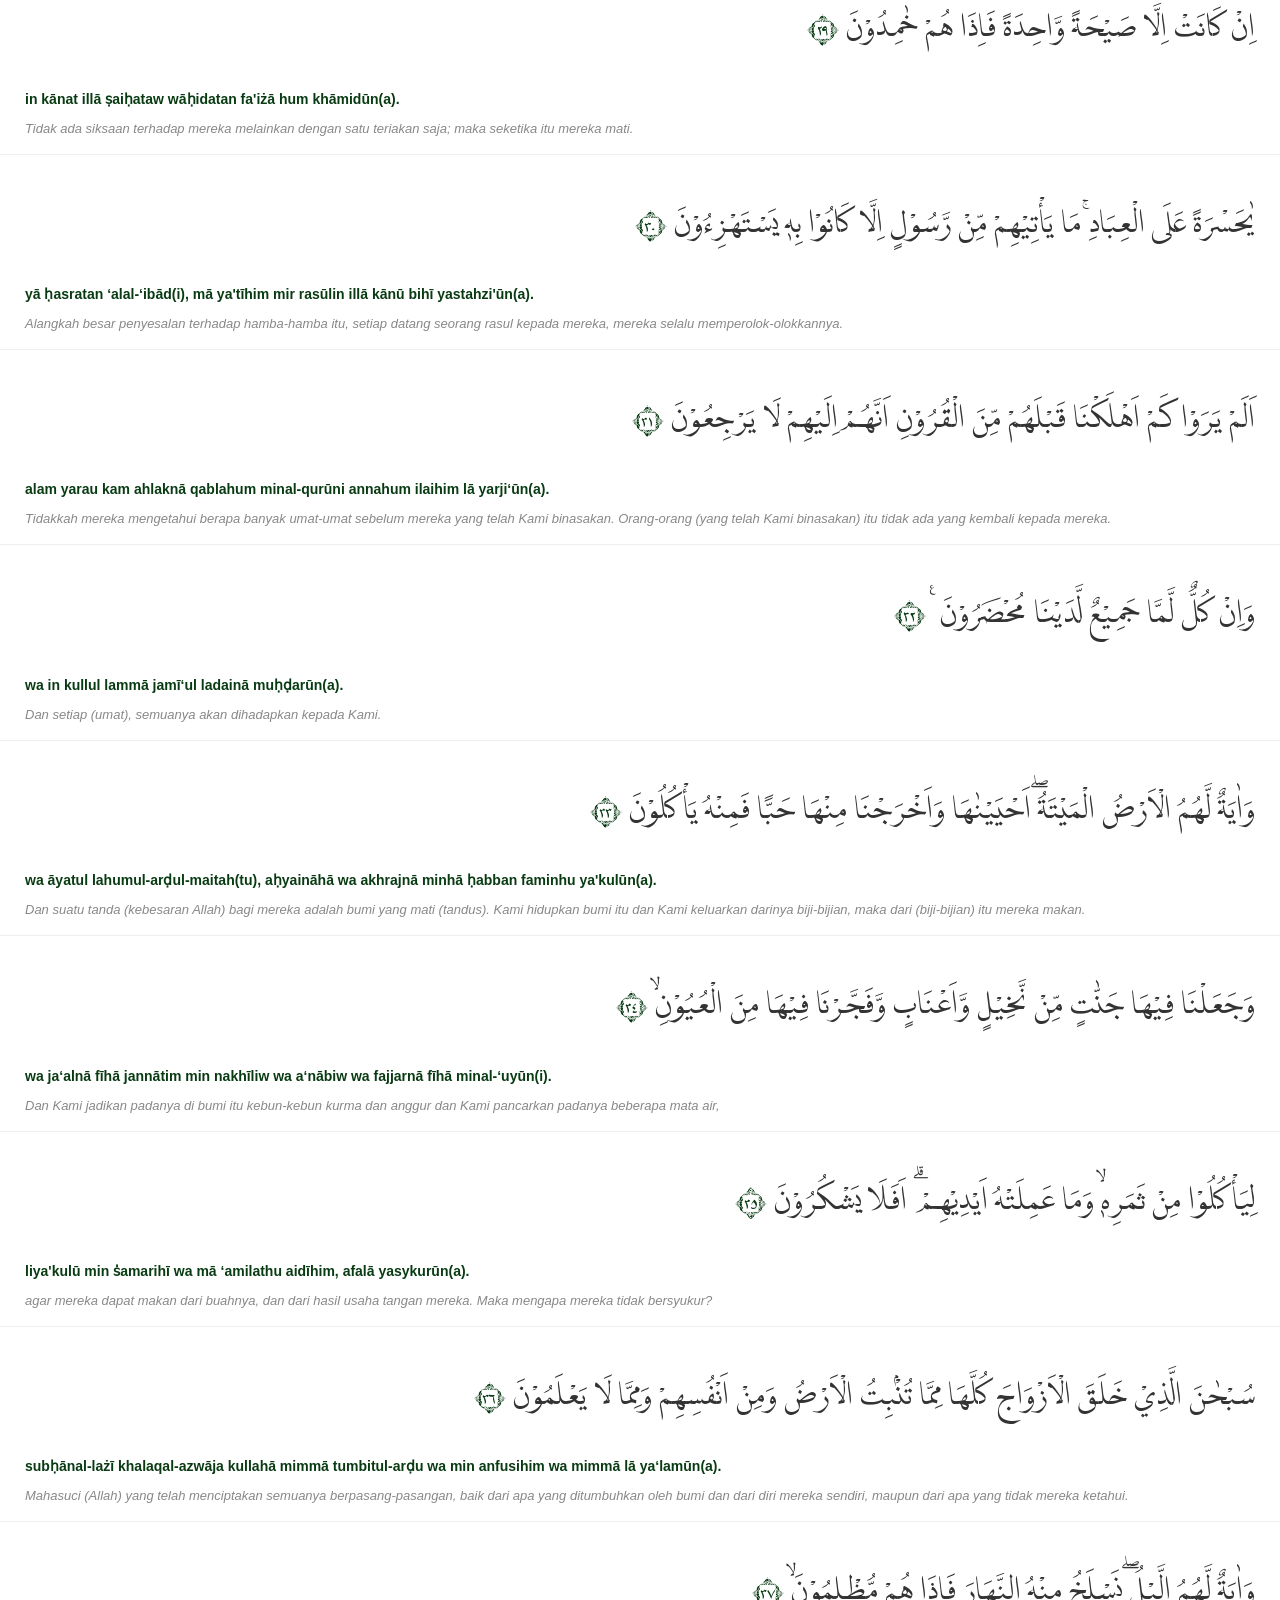
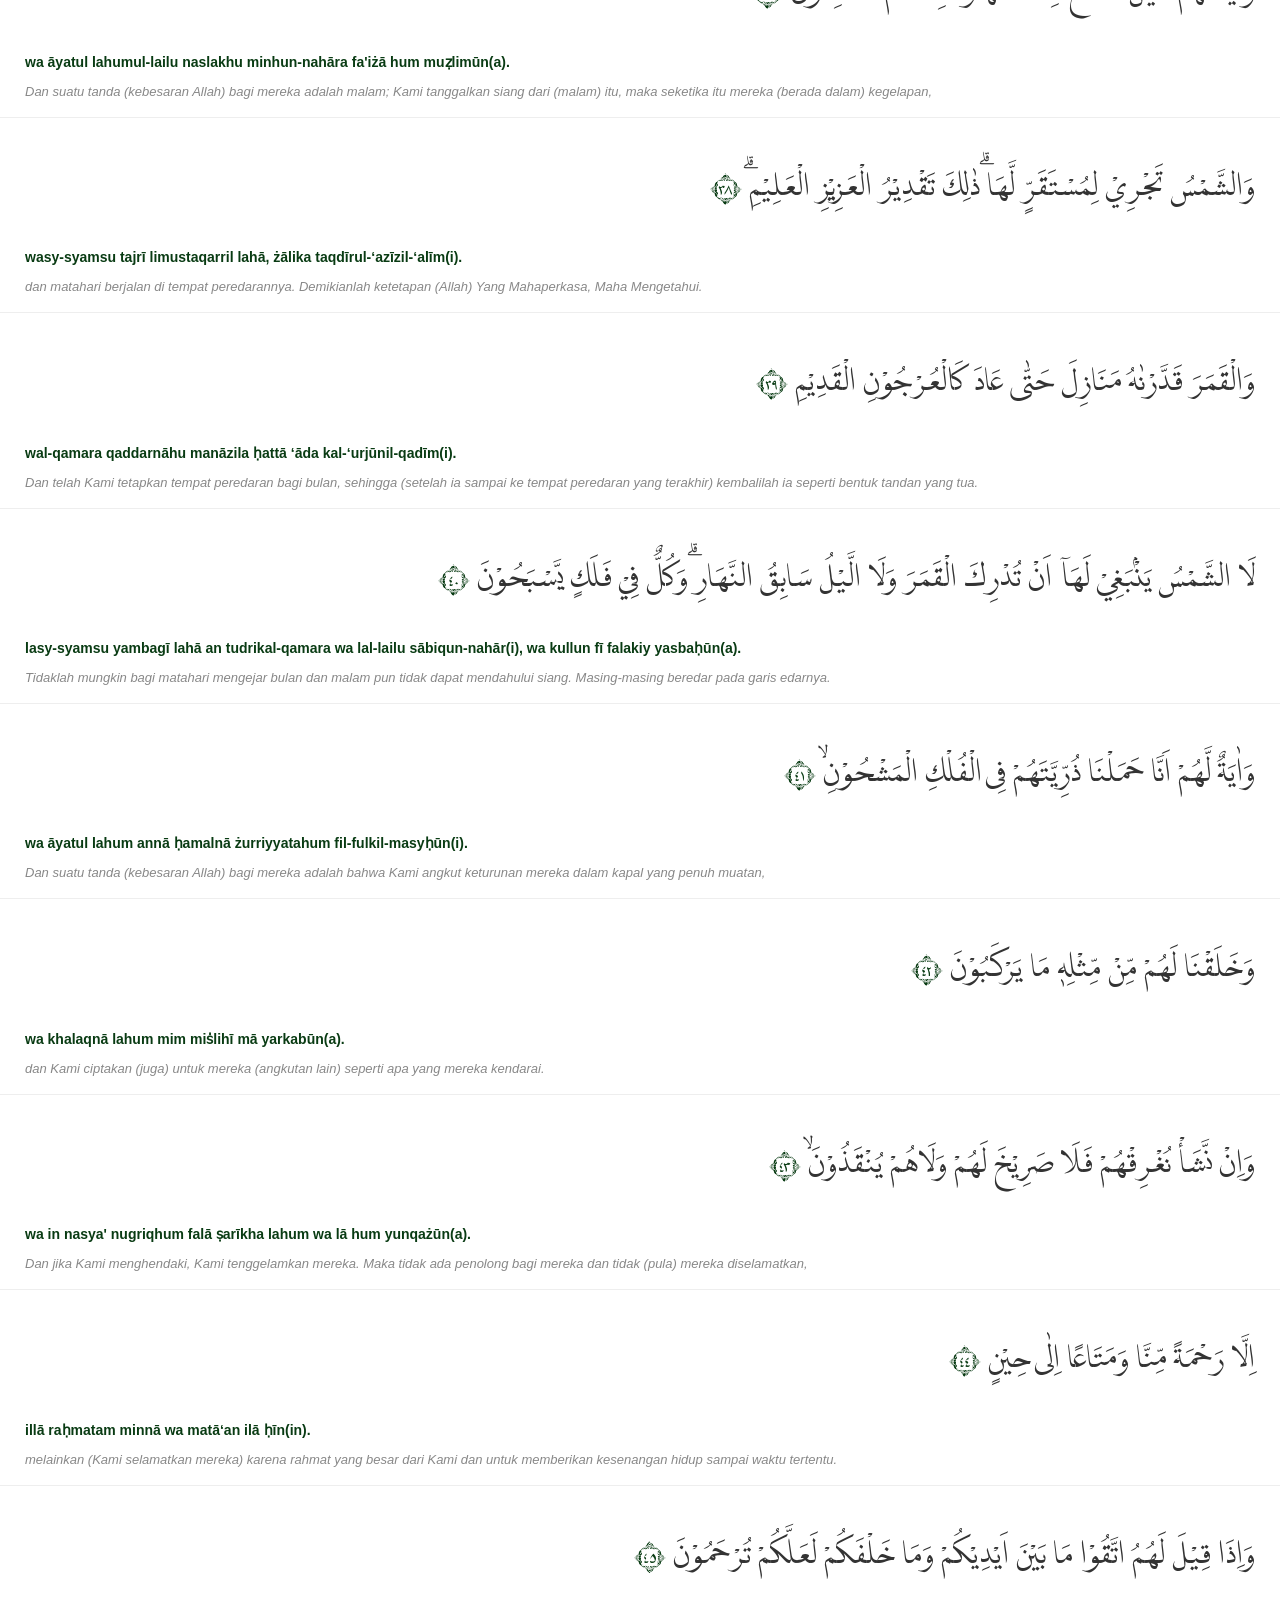
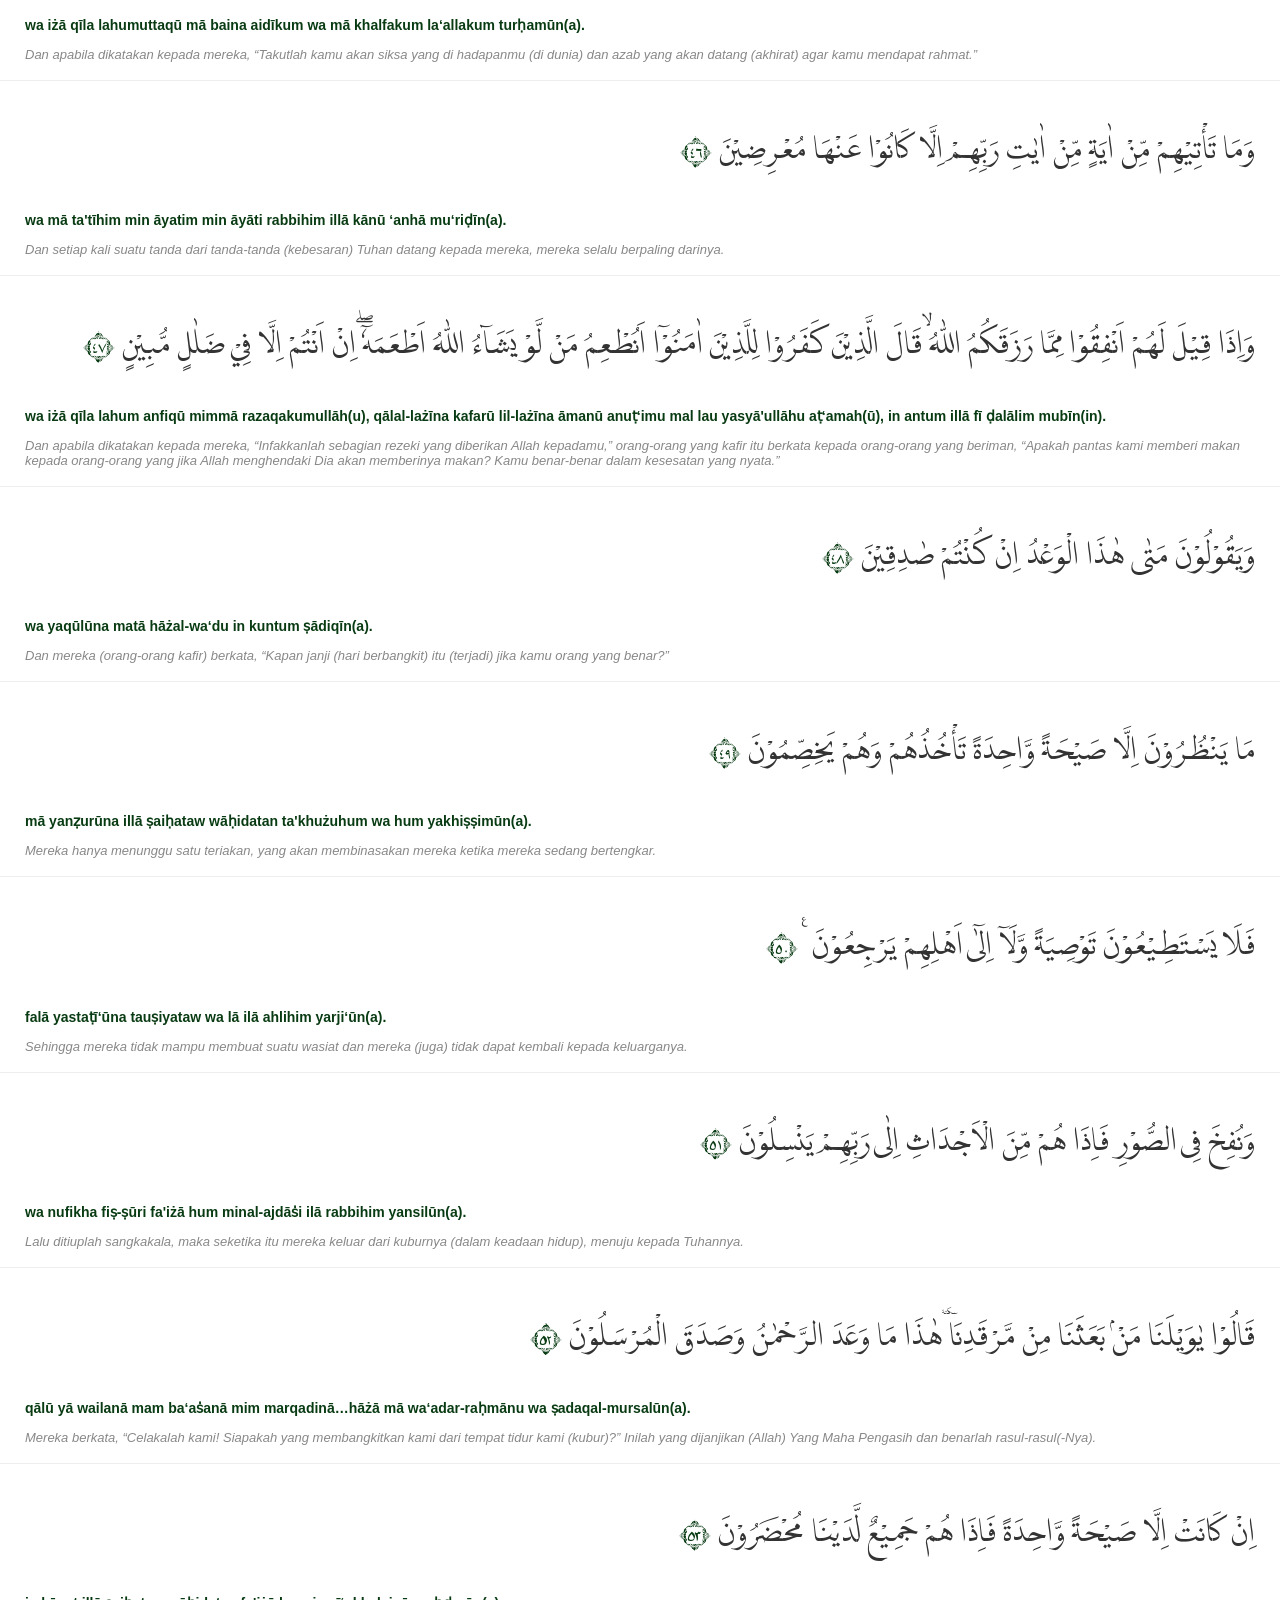
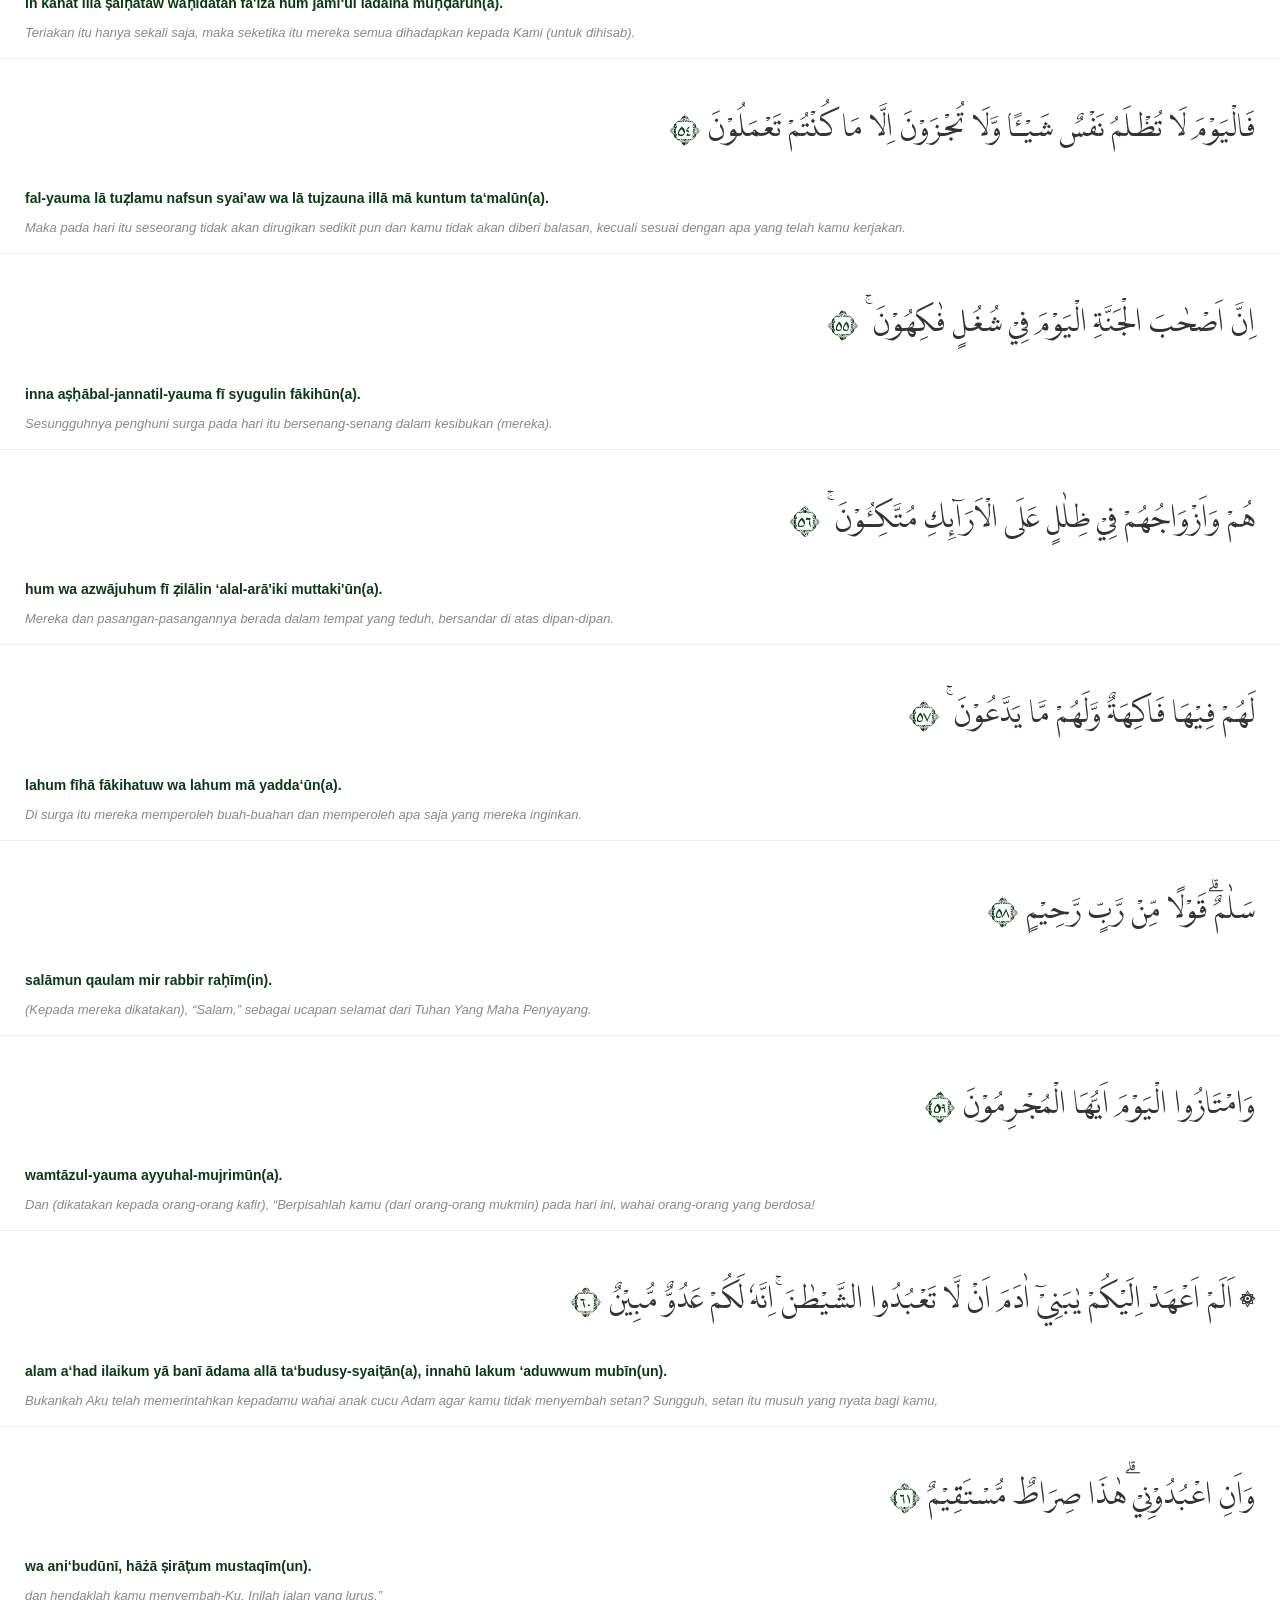
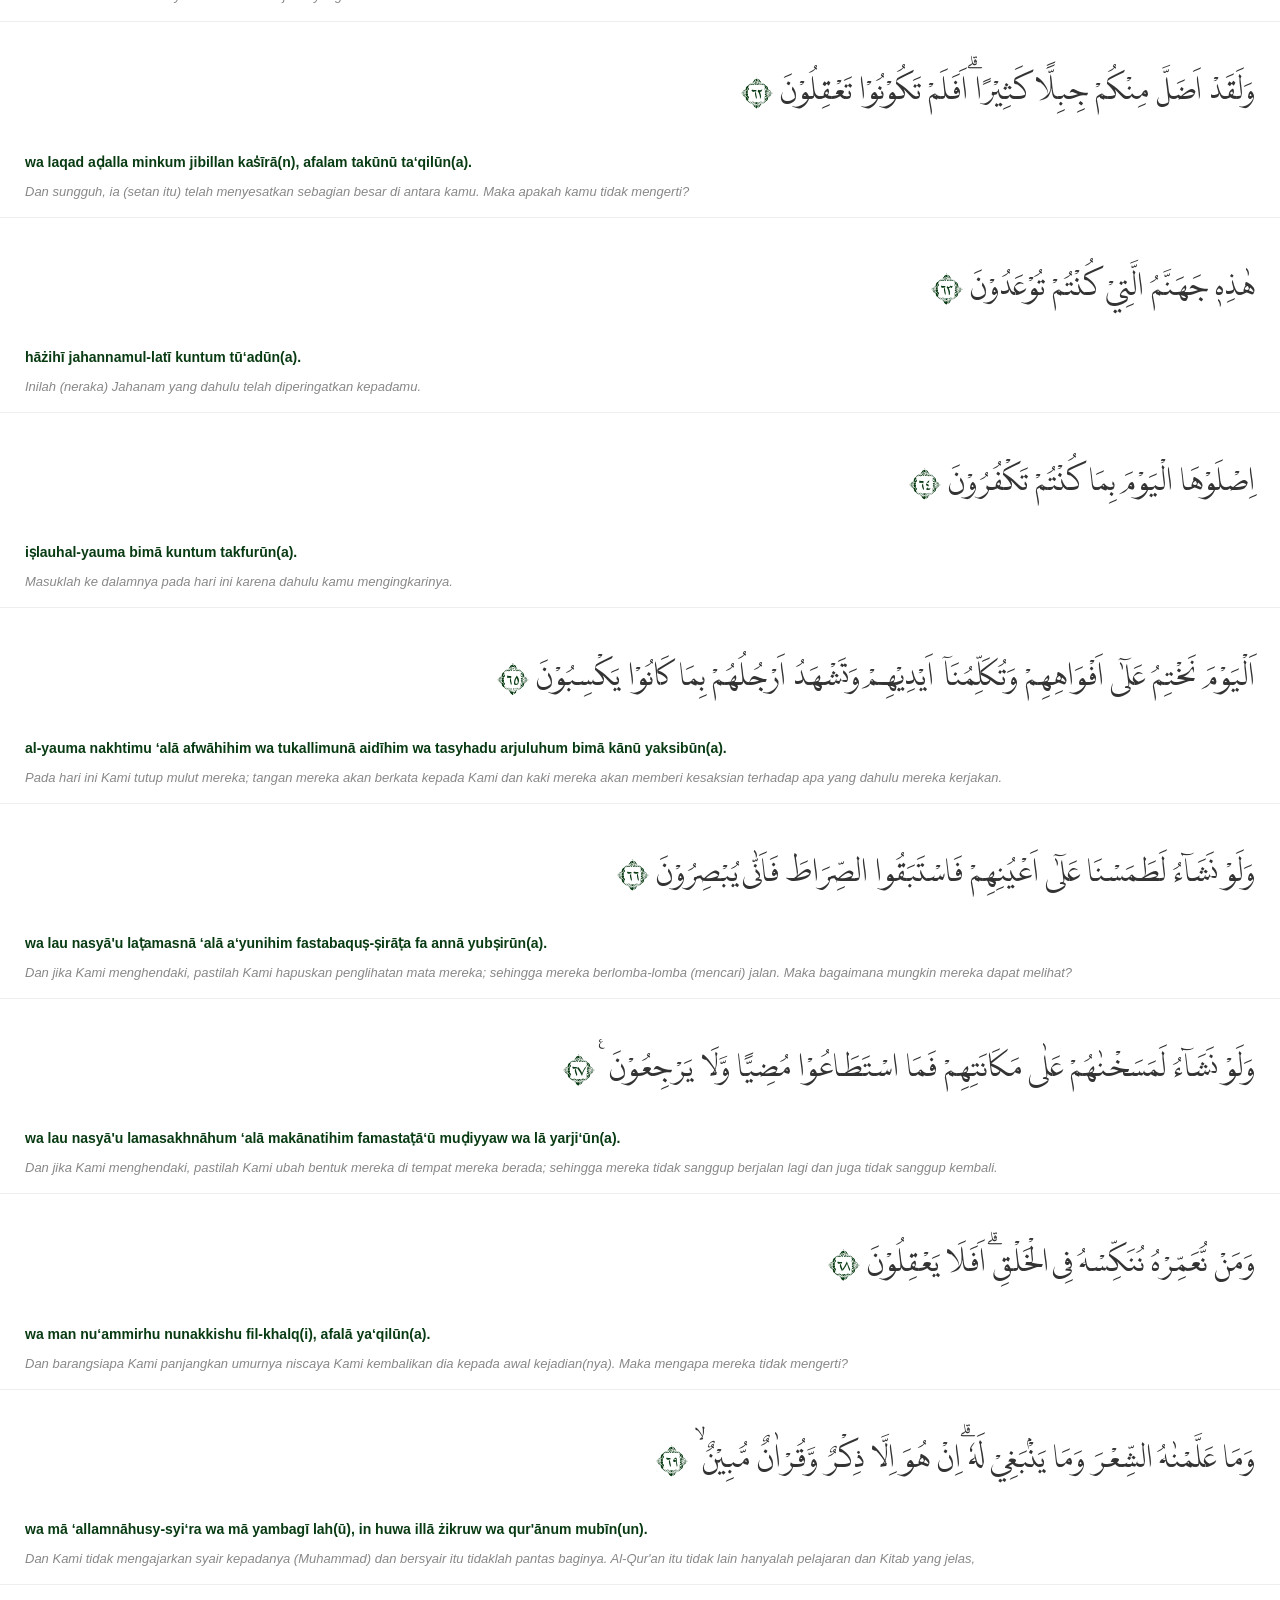
<file: tahlil.html>
<!DOCTYPE html>
<html lang="id">
<head>
    <meta charset="UTF-8">
    <meta name="viewport" content="width=device-width, initial-scale=1.0">
    <title>Tahlil - Al-Qur'an Pro</title>
     <script>
    // SCRIPT ANTI-KEDIP (Mata Genit)
    (function() {
        const isDark = localStorage.getItem('userDark') === 'true';
        const tipe = localStorage.getItem('tipeMushaf') || 'mushaf-1';
        
        // Cek batasan Mushaf 2 & 3 (gak boleh dark mode)
        const bolehDark = isDark && tipe !== 'mushaf-2' && tipe !== 'mushaf-3';

        if (bolehDark) {
            document.documentElement.setAttribute('data-theme', 'dark');
            // 'color-scheme' ini sakti, bikin scrollbar & background bawaan lgsg item
            document.documentElement.style.colorScheme = 'dark';
            document.documentElement.style.backgroundColor = '#121212';
        } else {
            document.documentElement.setAttribute('data-theme', 'light');
            document.documentElement.style.colorScheme = 'light';
            document.documentElement.style.backgroundColor = '#ffffff';
        }
    })();
</script>
    <link rel="stylesheet" href="css/style.css"> 
    <style>
        body {
    animation: fadeIn 1s ease-out;
}

@keyframes fadeIn {
    from { opacity: 0; transform: translateY(5px); }
    to { opacity: 1; transform: translateY(0); }
}
    
        .header-tahlil { 
            background: var(--primary); 
            color: white; 
            padding: 15px; 
            position: sticky; 
            top: 0; 
            text-align: center;
            box-shadow: 0 2px 5px rgba(0,0,0,0.1);
        }
        
      
        .arab {
    font-family: 'LPMQ', serif;
    font-size: 28px;
    text-align: right;
    direction: rtl;
    line-height: 2.2;
    /* PAKAI INI: Biar otomatis hitam di terang, putih di gelap */
    color: var(--text); 
}
      /* Default tampil, tapi bisa disembunyikan lewat class */
.latin.sembunyi, .arti.sembunyi { 
    display: none; 
}

/* Biar teks Arab ikut gede kalau Latin/Arti hilang (opsional) */
.tahlil-item { transition: all 0.3s ease; }
        
        .latin { color: var(--primary); font-size: 14px; font-weight: bold; margin-top: 10px; }
        .arti { font-style: italic; font-size: 13px; color: #888; margin-top: 5px; }
        
        .btn-back {
            background: none; border: none; color: white; font-size: 20px; cursor: pointer; margin-right: 15px;
        }

   /* Update CSS di tahlil.html */
.tahlil-item {
    background: var(--card-bg); /* Mengikuti tema kartu di style.css */
    color: var(--text);        /* Tulisan otomatis putih kalau Dark Mode */
    border-bottom: 1px solid var(--border);
    padding: 5px 25px;
    transition: 0.3s;
    margin: 0;
}

/* Khusus untuk pemisah Yasin & Doa agar tidak terlalu silau */
.pembatas-section {
    background: var(--primary-dark);
    color: white;
    padding: 15px;
    text-align: center;
    font-weight: bold;
}
    </style>
</head>
<body>



<button id="btnBackToTop" onclick="keAtas()" title="Kembali ke atas">
    ↑
</button>

     <div id="app-container">
    <div class="header-tahlil">
        <h2 style="margin:0; font-size:18px;">Tahlil & Doa Arwah</h2>
    </div> 
    <div id="isi-tahlil"></div>
</div>
    <script src="data/tahlil.js"></script>
  <script src="js/script.js"></script>

    <script>
        async function muatHalamanTahlilLengkap() {
    const wadah = document.getElementById('isi-tahlil');
    
    // 1. Sinkronkan Tema (PENTING biar class dark-mode aktif)
    const tipe = localStorage.getItem('tipeMushaf') || 'mushaf-1';
    const isDark = localStorage.getItem('userDark') === 'true';
    document.body.className = tipe;
    if (isDark) document.body.classList.add('dark-mode');

    // 2. Ambil Pengaturan Latin/Arti
    const isLatinHidden = localStorage.getItem('userLatin') === 'false';
    const isIndoHidden = localStorage.getItem('userIndo') === 'false';
    const statusLatin = isLatinHidden ? 'sembunyi' : '';
    const statusArti = isIndoHidden ? 'sembunyi' : '';

    let html = '';

    // 1. RENDER TAHLIL
    if (typeof dataTahlil !== 'undefined') {
        dataTahlil.isi.forEach(item => {
            html += `<div class="tahlil-item">
                        <p class="arab">${item.arab}</p>
                        <p class="latin ${statusLatin}">${item.latin}</p>
                        <p class="arti ${statusArti}">${item.arti}</p>
                    </div>`;
        });
    }

    // 2. RENDER YASIN
    html += `<div style="background: var(--primary-dark); color: white; padding: 15px; text-align: center; font-weight: bold;">
                📖 SURAH YASIN
             </div>`;
    
    const scriptYasin = document.createElement('script');
    scriptYasin.src = 'data/36.js';
    document.head.appendChild(scriptYasin);

    scriptYasin.onload = () => {
        if (typeof dataSurah !== 'undefined') {
            dataSurah.ayat.forEach(ayat => {
                // HAPUS background:#f9f9f9 agar tidak nutup saat dark mode
                html += `<div class="tahlil-item">
                            <p class="arab">${ayat.teksArab} <span style="color:var(--primary); font-size:32px;">${keAngkaArab(ayat.nomorAyat)}</span> </p>
                            <p class="latin ${statusLatin}">${ayat.teksLatin}</p>
                            <p class="arti ${statusArti}">${ayat.teksIndonesia}</p>
                        </div>`;
            });
        }

        // 3. RENDER DOA
        html += `<div style="background:var(--primary); color:white; padding:15px; text-align:center; font-weight:bold;">🤲 DOA ARWAH (PENUTUP)</div>`;
        dataTahlil.doa.forEach(item => {
            // HAPUS background:#fffde7 agar tidak nutup saat dark mode
            html += `<div class="tahlil-item">
                        <p class="arab">${item.arab}</p>
                        <p class="latin ${statusLatin}">${item.latin}</p>
                        <p class="arti ${statusArti}">${item.arti}</p>
                    </div>`;
        });

        wadah.innerHTML = html;
        scriptYasin.remove();
    };
}


  function kenomorAyat(n) {
    if (!n) return '';
    const map = ['٠', '١', '٢', '٣', '٤', '٥', '٦', '٧', '٨', '٩'];
    return n.toString().split('').map(digit => map[digit] || digit).join('');
}

window.onload = muatHalamanTahlilLengkap;

  window.onscroll = function() {
    const btn = document.getElementById("btnBackToTop");
    if (btn) btn.style.display = (window.scrollY > 400) ? "block" : "none";
};
    </script>
</body>
</html>
</file>
<file: css/style.css>
/* ============================================================
       1. FONTS (Lokal & External)
       ============================================================ */
    @font-face {
        font-family: 'LPMQ';
        src: url('../font/LPMQ_Misbah.ttf') format('truetype');
        font-display: swap;
    }
    @font-face {
        font-family: 'Amiri';
        src: url('../font/UthmanicBold.ttf') format('truetype');
    }
    @font-face {
        font-family: 'Uthmani';
        src: url('../font/UthmanTNB.ttf') format('truetype');
    }
    @font-face {
        font-family: 'Qalam';
        src: url('../font/QalamRegular.ttf') format('truetype');
    }

    /* ============================================================
       2. VARIABEL WARNA & TEMA MUSHAF
       ============================================================ */
   :root {
        --primary: white;
        --primary-dark: #1f1202;
        --bg: #ffffff;
        --text: #333333;
        --card-bg: #f9f9f9;
        --accent: #e67e22;
        --border: #eeeeee;
    }
     
    /* Mushaf 1: Standar Hijau */
    body.mushaf-1 { --primary: #093b13; --bg: #ffffff; --card-bg: #ffffff; --text: #333; }

    /* Mushaf 2: Madinah (Krem) - Dikunci agar tetap nyaman */
    body.mushaf-2 { 
        --primary: #5d4037 !important; 
        --bg: #f4ecd8 !important; 
        --card-bg: #fdfaf0 !important; 
        --text: #3e2723 !important; 
        --border: #e0d5b0;
    }

    /* Mushaf 3: Hafalan (Teal) */
    body.mushaf-3 { 
        --primary: #00796b !important; 
        --bg: #e0f2f1 !important; 
        --card-bg: #ffffff !important; 
        --text: #004d40 !important; 
    }

    /* Mushaf 4: Minimalis (Arab Saja) */
    body.mushaf-4 { --primary: #2c3e50; --bg: #ffffff; --card-bg: #ffffff; --text: #333; }
    body.mushaf-4 .teks-latin, body.mushaf-4 .teks-indo { display: none !important; }

    /* Logika Dark Mode (Hanya aktif jika BUKAN mushaf 2 atau 3) */
    body.dark-mode:not(.mushaf-2):not(.mushaf-3) {
        --bg: #121212;
        --card-bg: #1e1e1e;
        --text: #e0e0e0;
        --border: #333333;
        --primary: #ffa50a;
        --header-bg: #111111;
    }

    /* ============================================================
       3. BASE STYLING (BODY & LAYOUT)
       ============================================================ */
  
    body {
        background-color: var(--bg);
        color: var(--text);
        font-family: 'Segoe UI', Roboto, Helvetica, Arial, sans-serif;
        margin: 0;
        padding-bottom: 120px;
        overflow-x: hidden;
         
    }
  body {
    animation: fadeIn 0.8s ease-out;
}

@keyframes fadeIn {
    from { opacity: 0; transform: translateY(0px); }
    to { opacity: 1; transform: translateY(0); }
}
  
    .header {
        background: var(--header-bg, var(--primary)); 
        color: white;
        padding: 10px 15px;
        text-align: center;
        position: sticky;
        top: 0;
        z-index: 100;
        box-shadow: 0 4px 10px rgba(0,0,0,0.1);
        display: flex;
        align-items: center;
        justify-content: space-between;
        transition: 0.4s ease;
        border-bottom: 2px solid var(--primary);
    }

    .hide-scrollbar::-webkit-scrollbar { display: none; }
    .hide-scrollbar { -ms-overflow-style: none; scrollbar-width: none; }

    /* ============================================================
       4. TEKS ARAB & TAJWID
       ============================================================ */
    .teks-arab { 
        font-family: var(--font-arab, 'LPMQ'), serif;
        text-align: right; 
        line-height: 2.2; 
        direction: rtl; 
        word-spacing: 5px;
        margin-bottom: 15px;
        cursor: none;
        transition: transform .2s;
    }
  .teks-arab:hover {
    background-color: rgba(222, 64, 29, 0.02) !important;
    border-bottom: 0.5px solid var(--primary) !important;
    border-radius: 8px;
    -ms-transform: scale(1.05); /* IE 9 */
  -webkit-transform: scale(1.05); /* Safari 3-8 */
    transform: scale(1.05);
}

    /* Visibilitas Terjemahan */
    body.hide-latin .teks-latin { display: none !important; }
    body.hide-indo .teks-indo { display: none !important; }

    /* Warna Tajwid */
    body.tajwid-on .ghunnah🚫 { color: #f44336 !important; }
    body.tajwid-on .iqlab🚫 { color: #4caf50 !important; }
    body.tajwid-on .idgham🚫 { color: #9c27b0 !important; }
    body.tajwid-on .qalqalah🚫 { color: #2196f3 !important; }
    body.tajwid-on .ikhfa🚫 { color: #ff9800 !important; }
    body.tajwid-on .idzhar🚫 { color: inherit !important; font-weight: normal !important; }

    /* ============================================================
       5. CARD STYLING (AYAT & HERO)
       ============================================================ */
    .ayat-card {
        background: var(--card-bg); 
        margin: 10px; 
        padding: 8px 15px;
        border-radius: 16px; 
        border: 1px solid rgba(0,0,0,0.05); 
        transition: background 0.5s ease, transform 0.3s cubic-bezier(0.4, 0, 0.2, 1);
        box-shadow: 0 2px 8px rgba(0,0,0,0.05);
     
    }

    .ayat-card.active { 
        border-left: 5px solid var(--primary); 
        background: rgba(39, 174, 96, 0.09);
        transform: scale(1.02);
    }

    body.mushaf-2 .ayat-card { background: #fffdf5; border: 1px solid #eaddc1; }
    body.mushaf-2.dark-mode .ayat-card { background: #3d3a30; }

    .card-hero-mini {
        background: linear-gradient(135deg, var(--primary), var(--primary-dark));
        color: white;
        padding: 15px;
        border-radius: 10px;
        cursor: pointer;
        font-size: 14px;
        box-shadow: 0 4px 10px rgba(0,0,0,0.1);
        margin-bottom: 10px;
    }

    /* ============================================================
       6. UI COMPONENTS (BUTTONS, INPUTS, PANELS)
       ============================================================ */
    .menu-btn, .back-btn {
        position: absolute; width: 40px; height: 40px;
        background: rgba(255,255,255,0.08); border: none; font-size: 20px; color: white; 
        cursor: pointer; border-radius: 12px; backdrop-filter: blur(5px);
        transition: 0.3s; top: 5px;
    }
    .menu-btn { right: 15px; }
    .back-btn { left: 15px; }
    .menu-btn:hover { background: rgba(255,255,255,0.3); }

    .btn-action {
        background: var(--primary); color: white; border: none; padding: 8px 25px;
        border-radius: 25px; font-weight: bold; cursor: pointer; transition: 0.3s;
    }
    .btn-action:active { transform: scale(0.95); }
  .btn-kecil {background:none; border:0.5px solid var(--text);; color:var(--text); border-radius:5px; cursor:pointer; padding:3px 8px;}

    /* Hasil Cari Button Group */
    /* GAYA KAPSUL FULL WIDTH */
.hasilCari {
    display: block;
    justify-content: align-items: center; text-align: center; padding: 10px;
    margin: 0; text-align: center;
}

    /* Update CSS Kapsul untuk mendukung tulisan Arab */
.hasilCari button {
    display: flex;
    align-items: center;
    width: 100%;
    padding: 10px 15px;
    border-radius: 8px;
    border: 0.5px solid var(--primary);
    color: var(--text);
    font-size: 14px;
    font-weight: 800;
    cursor: none;
    transition: 0.3s;
    box-sizing: border-box;
    margin-bottom: 15px; 
    transition: all 0.3s ease;
    background:var(--card-bg);
    box-shadow: 0 3px 5px var(--primary);
}

   .hasilCari button:hover {
    -ms-transform: scale(1.03); /* IE 9 */
  -webkit-transform: scale(1.03); /* Safari 3-8 */
    transform: scale(1.03);
    border: 1.5px solid var(--primary);
    box-shadow: 0 5px 10px var(--primary);
}

.no-surah {
    font-size: 12px;
    min-width: 20px;
    font-weight: 800;
    background: var(--primary);
    color: white; 
    padding: 6px;
    border-radius: 8px;
    margin-right: 15px;
}
 .no-surahArab {
    font-size: 16px;
    color: var(--text);
    min-width: 20px;
    font-weight: 800;
    border: 0.5px solid var(--primary);
    padding: 1px 6px;
    border-radius: 8px;
    margin-left: 12px;
}

.nama-surah {
    flex-grow: 1; /* Ini akan mendorong elemen setelahnya ke kanan */
    text-align: left;
}

.nama-arab {
    font-family: 'LPMQ', serif; /* Pakai font Arab kita */
    font-size: 20px;
    color: var(--text);
    margin-left: 10px;
    font-weight: 400;
}

/* Efek pas diklik */
.hasilCari button:active {
    background: var(--primary);
    color: white;
}
.hasilCari button:active .nama-arab, 
.hasilCari button:active .no-surah
.hasilCari button:active .nama-surah
.hasilCari button:active .no-surahArab {
    color: white;
}
  
.spinner {
  width: 40px;
  height: 40px;
  border: 4px solid #f1f1f1;
  border-top: 4px solid red;
  border-radius: 50%;
  animation: spin 1s linear infinite;
}
@keyframes spin {
  0% { transform: rotate(0deg); }
  100% { transform: rotate(360deg); }
}

    /* Settings Side Panel */
    .settings-panel {
        position: fixed; left: -320px; top: 0; width: 260px; height: 100%;
        background: var(--card-bg); z-index: 200; transition: 0.4s cubic-bezier(0.4, 0, 0.2, 1);
        padding: 5px 25px; visibility: hidden; font-size: 12px;
    }
    .settings-panel.open { left: 0; visibility: visible; box-shadow: 10px 0 30px rgba(0,0,0,0.2); }
    
    .overlay {
        position: fixed; top: 0; left: 0; width: 100%; height: 100%;
        background: rgba(0,0,0,0.4); display: none; z-index: 150; backdrop-filter: blur(3px);
    }

    /* Custom Select & Settings Items */
    .settings-item {
        display: flex; justify-content: space-between; align-items: center;
        padding: 6px 0; border-bottom: 1px solid rgba(0,0,0,0.05);
    }
    .settings-item select {
        appearance: none; -webkit-appearance: none;
        background-color: var(--card-bg); color: var(--text);
        padding: 6px 28px 6px 12px; border: 1.5px solid var(--primary);
        border-radius: 12px; font-size: 12px; cursor: pointer; outline: none;
        background-image: url("data:image/svg+xml,%3Csvg xmlns='http://www.w3.org/2000/svg' width='12' height='12' fill='%23f2a972' viewBox='0 0 16 16'%3E%3Cpath d='M7.247 11.14 2.451 5.658C1.885 5.013 2.345 4 3.204 4h9.592a1 1 0 0 1 .753 1.659l-4.796 5.48a1 1 0 0 1-1.506 0z'/%3E%3C/svg%3E");
        background-repeat: no-repeat; background-position: right 10px center;
        transition: all 0.3s ease;
    }

    /* ============================================================
       7. ADDITIONAL UI (PLAYER, TOAST, BACK-TOP)
       ============================================================ */
    .player-bar {
        position: fixed; bottom: 0; width: 100%; background: var(--card-bg);
        padding: 5px 0; text-align: center; box-shadow: 0 -4px 15px rgba(0,0,0,0.1);
        z-index: 900;
    }

    #toast {
        position: fixed; bottom: 100px; left: 50%; transform: translateX(-50%);
         color: white; padding: 12px 25px; border-radius: 30px;
        font-size: 12px; z-index: 1000; opacity: 0; transition: 0.4s; pointer-events: none;
        box-shadow: 0 5px 15px rgba(0,0,0,0.3); text-align: center; 
    }
   #toast {
   background: var(--primary); /* Warna hijau utama */
    min-width: 150px;
}
    #toast.show { opacity: 1; bottom: 100px; }

    #btnBackToTop {
        display: none; position: fixed; bottom: 35px; right: 25px; z-index: 1000;
        border: none; outline: none; background-color: var(--primary); color: white;
        cursor: pointer; width: 32px; height: 32px; border-radius: 50%;
        box-shadow: 0 4px 12px rgba(0,0,0,0.2); font-size: 20px; font-weight: bold;
        transition: all 0.3s ease;
    }

    #btnBackToTop:active { transform: scale(0.9); background-color: var(--primary-dark); }

    /* Jadwal Sholat Utility */
    .waktu-item { flex: 1; padding: 5px; }
    .waktu-item b { font-size: 16px; display: block; margin-top: 5px; }


   .modal-custom {
    display: none; /* Nanti diubah jadi flex via JS */
    position: fixed;
    /* Pastikan menutupi seluruh layar */
    top: 0;
    left: 0;
    right: 0;
    bottom: 0;
    width: 100%;
    height: 100%;
    background: rgba(0, 0, 0, 0.7);
    backdrop-filter: blur(8px);
    z-index: 10000; /* Pastikan di atas segalanya */
    
    /* Jurus Center Paling Ampuh */
    display: none; 
    align-items: center;
    justify-content: center;
}

/* Tambahan dikit biar kontennya gak kegedean di layar kecil */
.modal-content {
    background: white;
    padding: 30px;
    border-radius: 25px;
    width: 80%; /* Responsif buat HP */
    max-width: 320px; /* Biar gak lebar banget di Tablet */
    text-align: center;
    box-shadow: 0 15px 35px rgba(0,0,0,0.5);
    position: relative; /* Menjaga posisi tetap stabil */
    animation: munculModal 0.3s cubic-bezier(0.34, 1.56, 0.64, 1);
}
   @keyframes munculModal {
    from { transform: scale(0.8); opacity: 0; }
    to { transform: scale(1); opacity: 1; }
}
</file>
